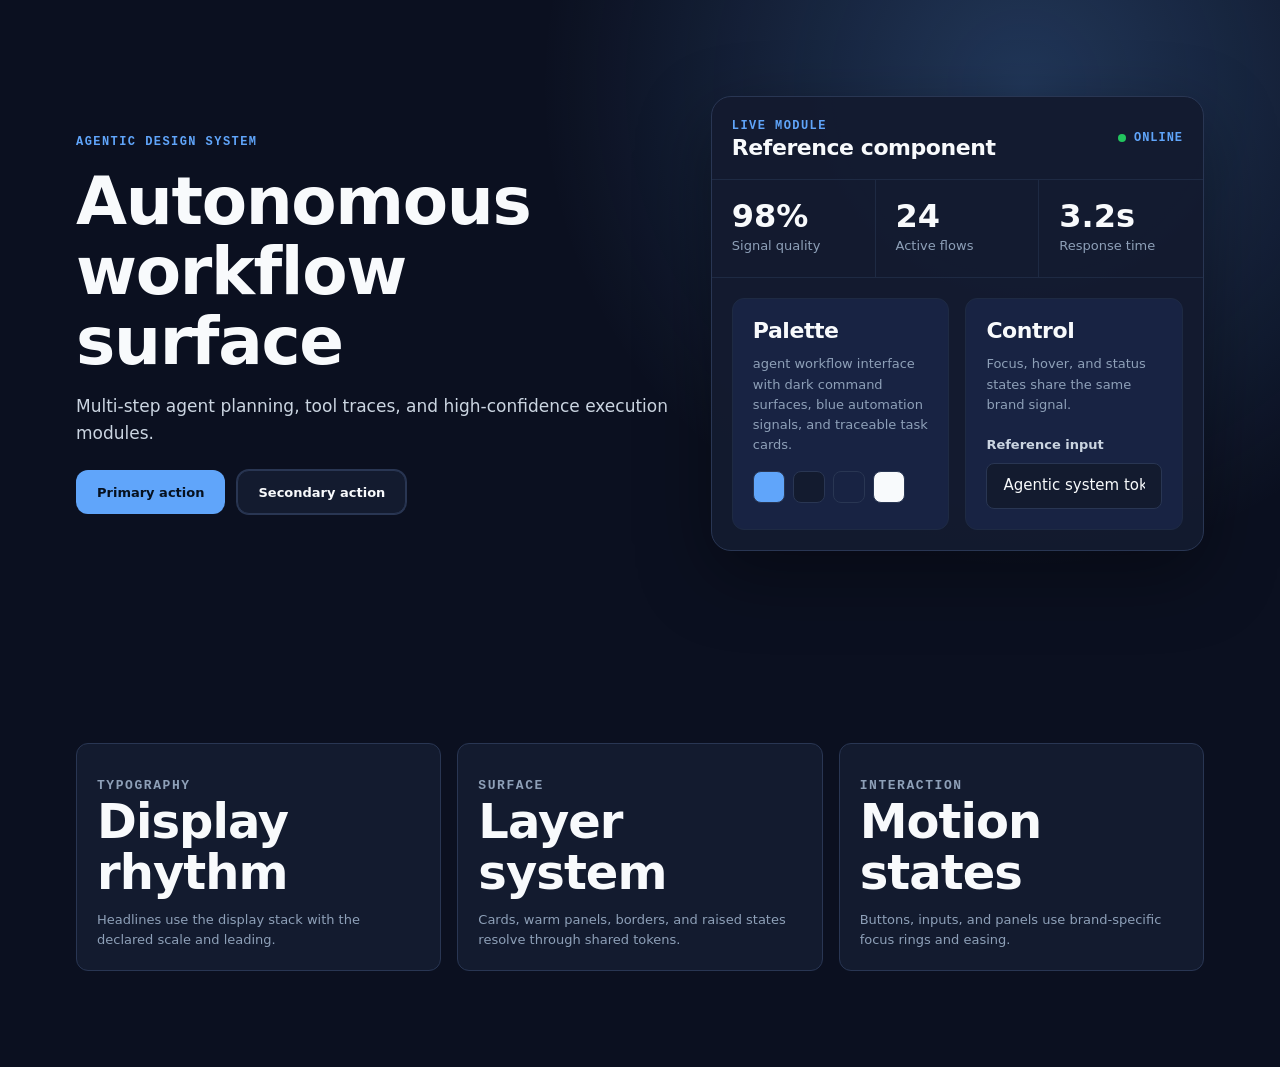
<file: design-systems/agentic/components.html>
<!doctype html>
<html lang="en">
  <head>
    <meta charset="utf-8" />
    <meta name="viewport" content="width=device-width, initial-scale=1" />
    <title>Agentic - reference components</title>
    <meta name="description" content="Reference fixture for design-systems/agentic: agent workflow interface with dark command surfaces, blue automation signals, and traceable task cards." />
    <style>
      :root {
        --bg: #0b1020;
        --surface: #131b2f;
        --surface-warm: #182343;
        --fg: #f8fafc;
        --fg-2: #cbd5e1;
        --muted: #8ea0b8;
        --meta: #60a5fa;
        --border: #293653;
        --border-soft: #1e2a43;
        --accent: #60a5fa;
        --accent-on: #06111f;
        --accent-hover: color-mix(in oklab, var(--accent), black 8%);
        --accent-active: color-mix(in oklab, var(--accent), black 14%);
        --success: #22c55e;
        --warn: #fbbf24;
        --danger: #fb7185;
        --font-display: Inter, system-ui, sans-serif;
        --font-body: Inter, system-ui, sans-serif;
        --font-mono: "JetBrains Mono", ui-monospace, Menlo, monospace;
        --text-xs: 12px;
        --text-sm: 13px;
        --text-base: 15px;
        --text-lg: 17px;
        --text-xl: 22px;
        --text-2xl: 32px;
        --text-3xl: 48px;
        --text-4xl: 66px;
        --leading-body: 1.55;
        --leading-tight: 1.06;
        --tracking-display: -0.02em;
        --space-1: 4px;
        --space-2: 8px;
        --space-3: 12px;
        --space-4: 16px;
        --space-5: 20px;
        --space-6: 24px;
        --space-8: 32px;
        --space-12: 48px;
        --section-y-desktop: 96px;
        --section-y-tablet: 68px;
        --section-y-phone: 48px;
        --radius-sm: 8px;
        --radius-md: 12px;
        --radius-lg: 20px;
        --radius-pill: 9999px;
        --elev-flat: none;
        --elev-ring: 0 0 0 1px var(--border);
        --elev-raised: 0 24px 72px rgba(0, 0, 0, 0.36);
        --focus-ring: 0 0 0 4px rgba(96, 165, 250, 0.28);
        --motion-fast: 130ms;
        --motion-base: 220ms;
        --ease-standard: cubic-bezier(0.2, 0, 0, 1);
        --container-max: 1200px;
        --container-gutter-desktop: 36px;
        --container-gutter-tablet: 24px;
        --container-gutter-phone: 16px;
      }

      *, *::before, *::after { box-sizing: border-box; }
      html, body { margin: 0; padding: 0; }
      body {
        min-height: 100vh;
        background: var(--bg);
        color: var(--fg);
        font-family: var(--font-body);
        font-size: var(--text-base);
        line-height: var(--leading-body);
        -webkit-font-smoothing: antialiased;
      }
      .page { min-height: 100vh; background: radial-gradient(circle at 80% 8%, rgba(96, 165, 250, 0.26), transparent 34%), #0b1020; }
      .container { max-width: var(--container-max); margin-inline: auto; padding-inline: var(--container-gutter-desktop); }
      section { padding-block: var(--section-y-desktop); }
      @media (max-width: 1023px) { .container { padding-inline: var(--container-gutter-tablet); } section { padding-block: var(--section-y-tablet); } }
      @media (max-width: 639px) { .container { padding-inline: var(--container-gutter-phone); } section { padding-block: var(--section-y-phone); } }
      h1, h2, h3, p { margin: 0; }
      h1, h2, h3 { font-family: var(--font-display); line-height: var(--leading-tight); letter-spacing: var(--tracking-display); }
      h1 { max-width: 820px; font-size: var(--text-4xl); font-weight: 760; }
      h2 { font-size: var(--text-3xl); font-weight: 700; }
      h3 { font-size: var(--text-xl); font-weight: 700; }
      .eyebrow { color: var(--meta); font-family: var(--font-mono); font-size: var(--text-xs); font-weight: 700; letter-spacing: 0.12em; text-transform: uppercase; }
      .lead { max-width: 640px; color: var(--fg-2); font-size: var(--text-lg); }
      .hero { display: grid; grid-template-columns: minmax(0, 1.1fr) minmax(320px, 0.9fr); gap: var(--space-8); align-items: center; }
      .stack > * + * { margin-block-start: var(--space-4); }
      .actions { display: flex; flex-wrap: wrap; gap: var(--space-3); margin-block-start: var(--space-6); }
      .btn {
        display: inline-flex; align-items: center; justify-content: center; min-height: 44px; padding: 0 var(--space-5);
        border: 1px solid transparent; border-radius: var(--radius-md); font: 700 var(--text-sm) / 1 var(--font-body);
        color: inherit; text-decoration: none; cursor: pointer; transition: background-color var(--motion-fast) var(--ease-standard), border-color var(--motion-fast) var(--ease-standard), color var(--motion-fast) var(--ease-standard), transform var(--motion-fast) var(--ease-standard), box-shadow var(--motion-fast) var(--ease-standard);
      }
      .btn:focus-visible { outline: none; box-shadow: var(--focus-ring); }
      .btn-primary { background: var(--accent); color: var(--accent-on); }
      .btn-primary:hover { background: var(--accent-hover); transform: translateY(-1px); }
      .btn-secondary { background: var(--surface); color: var(--fg); border-color: var(--border); box-shadow: var(--elev-ring); }
      .btn-secondary:hover { border-color: var(--accent); color: var(--accent); }
      .panel { background: color-mix(in oklab, var(--surface), transparent 4%); border: 1px solid var(--border); border-radius: var(--radius-lg); box-shadow: var(--elev-raised); overflow: hidden; }
      .panel-head { display: flex; justify-content: space-between; align-items: center; gap: var(--space-4); padding: var(--space-5); border-bottom: 1px solid var(--border-soft); }
      .status { display: inline-flex; align-items: center; gap: var(--space-2); color: var(--meta); font: 700 var(--text-xs) / 1 var(--font-mono); text-transform: uppercase; letter-spacing: 0.08em; }
      .status::before { width: 8px; height: 8px; border-radius: var(--radius-pill); background: var(--success); content: ""; }
      .metric-grid { display: grid; grid-template-columns: repeat(3, minmax(0, 1fr)); border-bottom: 1px solid var(--border-soft); }
      .metric { padding: var(--space-5); border-right: 1px solid var(--border-soft); }
      .metric:last-child { border-right: 0; }
      .metric strong { display: block; font-family: var(--font-display); font-size: var(--text-2xl); line-height: var(--leading-tight); }
      .metric span { color: var(--muted); font-size: var(--text-sm); }
      .card-row { display: grid; grid-template-columns: 1fr 1fr; gap: var(--space-4); padding: var(--space-5); }
      .mini-card { min-height: 148px; padding: var(--space-5); border: 1px solid var(--border-soft); border-radius: var(--radius-md); background: var(--surface-warm); }
      .mini-card p, .tile p { color: var(--muted); font-size: var(--text-sm); margin-block-start: var(--space-3); }
      .swatches { display: flex; gap: var(--space-2); margin-block-start: var(--space-4); }
      .swatch { width: 32px; height: 32px; border-radius: var(--radius-sm); border: 1px solid var(--border); }
      .swatch.accent { background: var(--accent); } .swatch.surface { background: var(--surface); } .swatch.warm { background: var(--surface-warm); } .swatch.fg { background: var(--fg); }
      .field { display: grid; gap: var(--space-2); margin-block-start: var(--space-5); }
      label { color: var(--fg-2); font-size: var(--text-sm); font-weight: 700; }
      input { width: 100%; min-height: 46px; padding: 0 var(--space-4); border: 1px solid var(--border); border-radius: var(--radius-sm); background: var(--surface); color: var(--fg); font: inherit; }
      input:focus { outline: none; box-shadow: var(--focus-ring); border-color: var(--accent); }
      .lower { display: grid; grid-template-columns: repeat(3, minmax(0, 1fr)); gap: var(--space-4); }
      .tile { padding: var(--space-5); border: 1px solid var(--border); border-radius: var(--radius-md); background: var(--surface); }
      @media (max-width: 860px) { .hero, .lower { grid-template-columns: 1fr; } .metric-grid, .card-row { grid-template-columns: 1fr; } .metric { border-right: 0; border-bottom: 1px solid var(--border-soft); } .metric:last-child { border-bottom: 0; } }
    </style>
  </head>
  <body>
    <main class="page">
      <section>
        <div class="container hero">
          <div class="stack">
            <p class="eyebrow">Agentic design system</p>
            <h1>Autonomous workflow surface</h1>
            <p class="lead">Multi-step agent planning, tool traces, and high-confidence execution modules.</p>
            <div class="actions" aria-label="Reference actions">
              <a class="btn btn-primary" href="#">Primary action</a>
              <a class="btn btn-secondary" href="#">Secondary action</a>
            </div>
          </div>
          <article class="panel" aria-label="Agentic component preview">
            <div class="panel-head"><div><p class="eyebrow">Live module</p><h3>Reference component</h3></div><span class="status">online</span></div>
            <div class="metric-grid"><div class="metric"><strong>98%</strong><span>Signal quality</span></div><div class="metric"><strong>24</strong><span>Active flows</span></div><div class="metric"><strong>3.2s</strong><span>Response time</span></div></div>
            <div class="card-row">
              <div class="mini-card"><h3>Palette</h3><p>agent workflow interface with dark command surfaces, blue automation signals, and traceable task cards.</p><div class="swatches" aria-label="Token swatches"><span class="swatch accent"></span><span class="swatch surface"></span><span class="swatch warm"></span><span class="swatch fg"></span></div></div>
              <div class="mini-card"><h3>Control</h3><p>Focus, hover, and status states share the same brand signal.</p><div class="field"><label for="agentic-input">Reference input</label><input id="agentic-input" value="Agentic system token" /></div></div>
            </div>
          </article>
        </div>
      </section>
      <section><div class="container lower"><article class="tile"><p class="eyebrow">Typography</p><h2>Display rhythm</h2><p>Headlines use the display stack with the declared scale and leading.</p></article><article class="tile"><p class="eyebrow">Surface</p><h2>Layer system</h2><p>Cards, warm panels, borders, and raised states resolve through shared tokens.</p></article><article class="tile"><p class="eyebrow">Interaction</p><h2>Motion states</h2><p>Buttons, inputs, and panels use brand-specific focus rings and easing.</p></article></div></section>
    </main>
  </body>
</html>
</file>
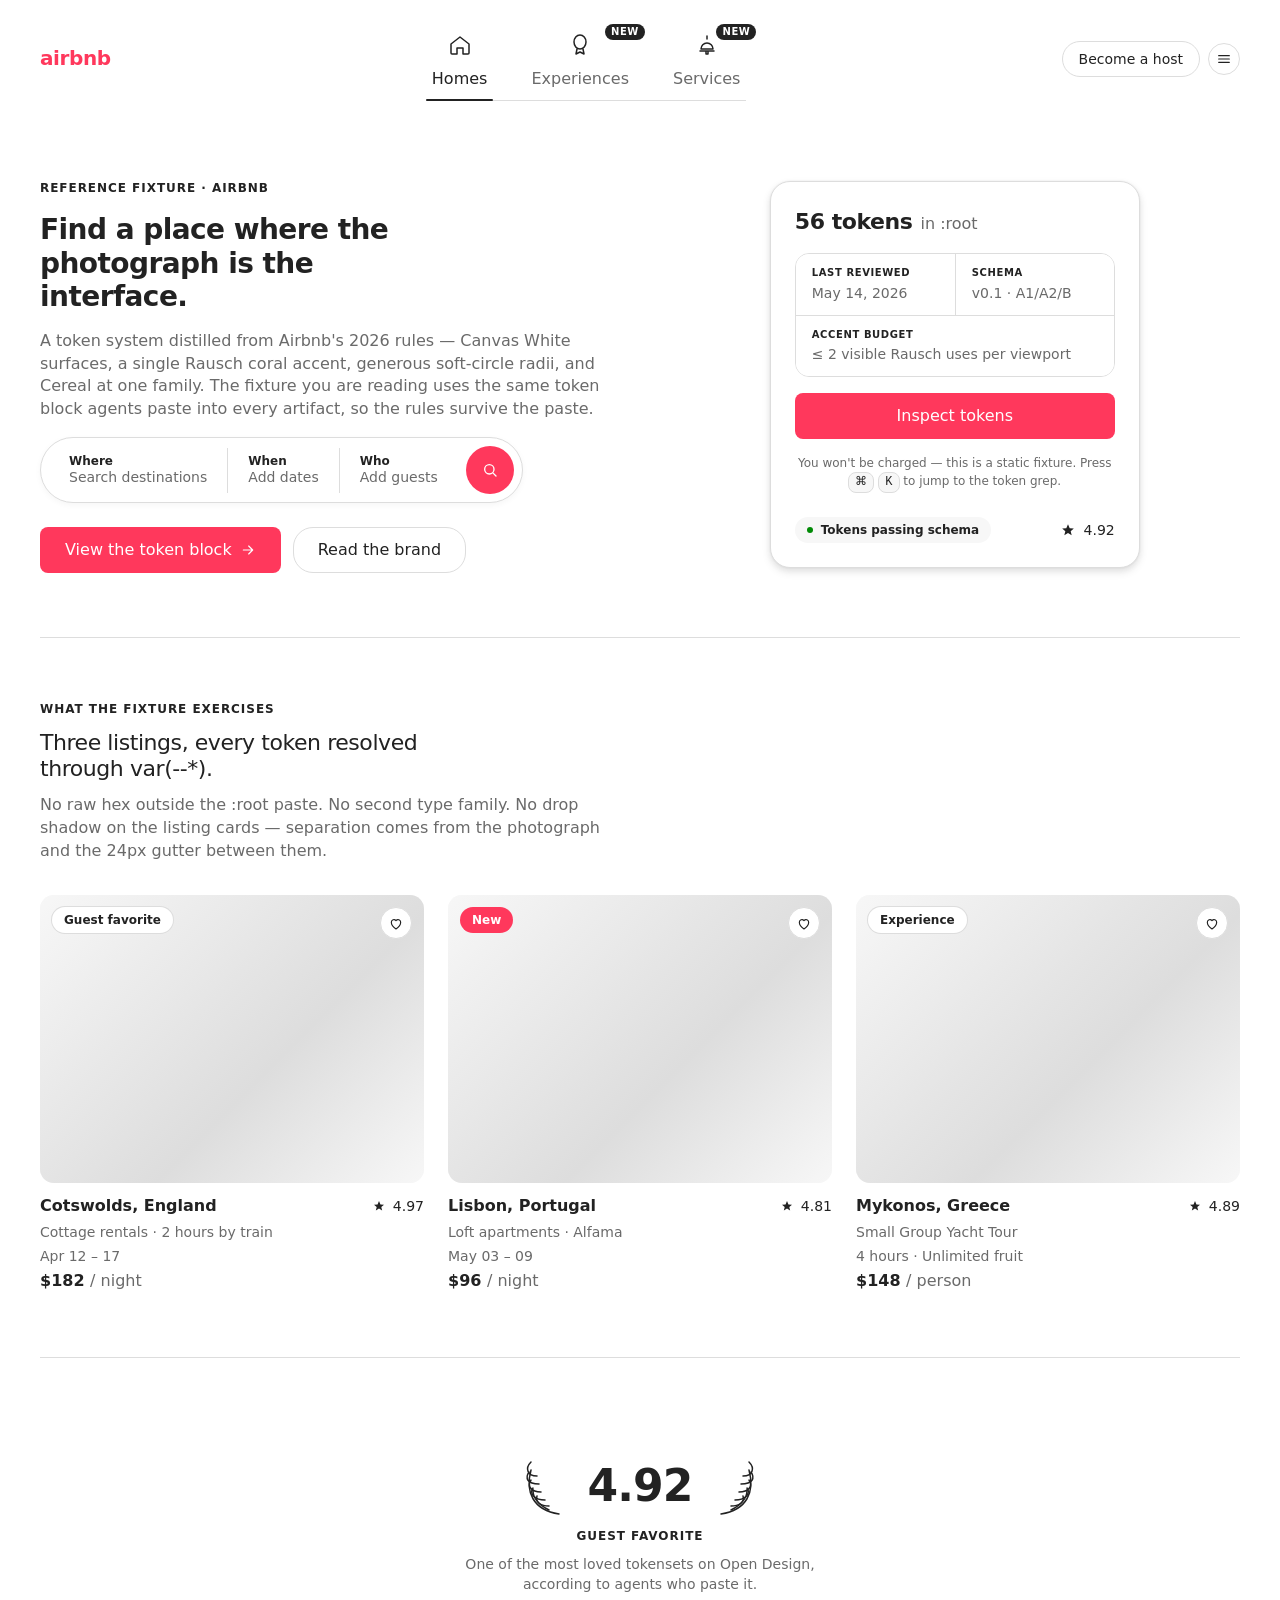
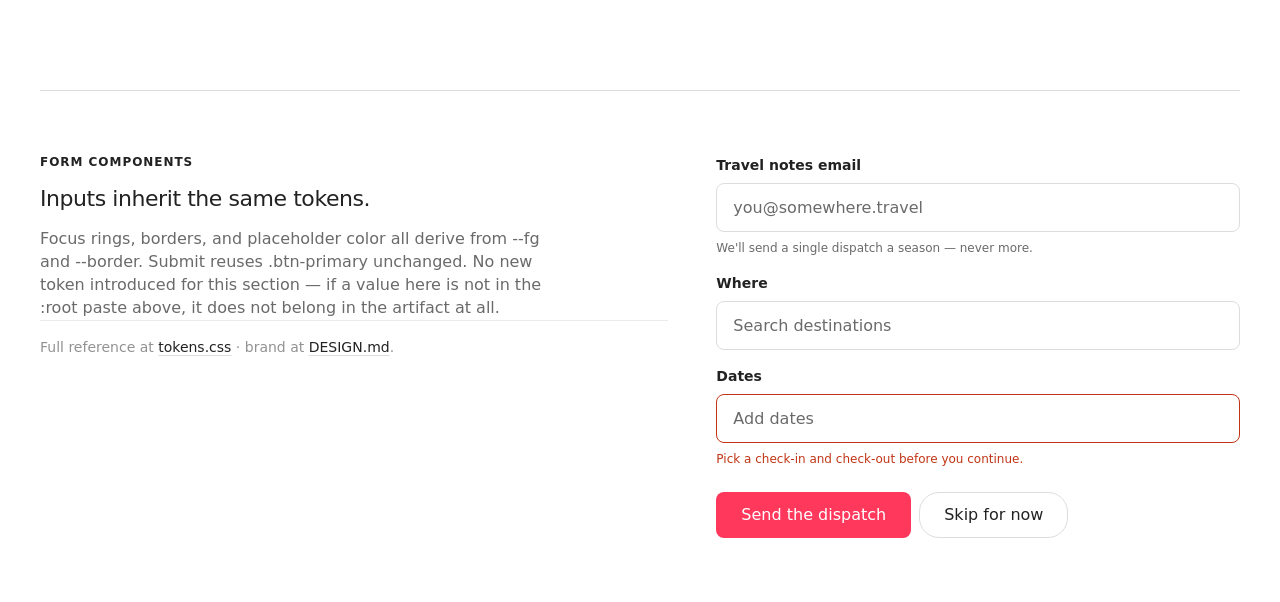
<file: design-systems/airbnb/components.html>
<!doctype html>
<html lang="en">
  <head>
    <meta charset="utf-8" />
    <meta name="viewport" content="width=device-width, initial-scale=1" />
    <title>Airbnb — reference components</title>
    <meta
      name="description"
      content="Reference fixture for design-systems/airbnb. Every visible
        value comes from tokens.css; the page itself follows Airbnb's
        rules — Canvas White surfaces, a single Rausch accent capped
        at two visible uses per viewport, Cereal at weight 500 for
        body, the signature 14-20px soft-circle radii, the three-
        layer booking-panel elevation, and the 2px Ink Black focus
        ring that survives full-bleed photography."
    />

    <style>
      /* :root paste — sourced verbatim from design-systems/airbnb/tokens.css. */
      :root {
        /* ─── Surface (3 levels) ────────────────────────────────────────
         * Canvas White is both the page and the card — Airbnb refuses a
         * tonal shift between the two. Cards earn their edges from the
         * Hairline Gray border and from full-bleed photography. The
         * tertiary tier (--surface-warm) is Soft Cloud, used only for
         * footer backgrounds, map-view wrappers, and middle-of-range
         * date cells in the date picker. */
        --bg: #ffffff;
        --surface: #ffffff;
        --surface-warm: #f7f7f7;

        /* ─── Foreground ramp (4 levels) ────────────────────────────────
         * Ink Black (#222222) carries roughly ninety percent of every
         * page — every heading, every body paragraph, every nav label,
         * every price. The brand's near-black is never true #000000.
         * Charcoal (--fg-2) is a one-step-down emphasis tier reserved
         * for focused-input text. Ash Gray (--muted) is the secondary
         * label — "Cottage rentals" subtitles, muted footer links.
         * Mute Gray (--meta) is reserved for disabled buttons and
         * low-priority metadata. */
        --fg: #222222;
        --fg-2: #3f3f3f;
        --muted: #6a6a6a;
        --meta: #929292;

        /* ─── Border (2 levels) ─────────────────────────────────────────
         * Hairline Gray (#dddddd) is the workhorse — every card-to-card
         * divider, every amenity-row separator, every footer-column
         * rule. The soft tier is a lighter hairline used to break up
         * dense list interiors without competing with the primary card
         * edge. */
        --border: #dddddd;
        --border-soft: #ebebeb;

        /* ─── Accent ────────────────────────────────────────────────────
         * Rausch coral-pink — the single signature color. Reserve for
         * primary CTAs (Reserve, Search, Add dates), the active-tab
         * underline, the wishlist heart fill, and price emphasis. Hard
         * cap of two visible uses per viewport; if a third Rausch
         * element shows up, neutralize one. Plus Magenta (#92174d) and
         * Luxe Purple (#460479) are kept inline at their product-tier
         * surfaces, not promoted to shared accent slots. */
        --accent: #ff385c;
        --accent-on: #ffffff;
        --accent-hover: #e31c5f;       /* hand-picked, between Rausch and Deep Rausch */
        --accent-active: #e00b41;      /* Deep Rausch — DESIGN.md §2 pressed-state value */

        /* ─── Semantic ──────────────────────────────────────────────────
         * Error Red is explicit from DESIGN.md §2; success and warn are
         * not specified by the brand and are bound to desaturated values
         * that survive the white canvas without competing with Rausch.
         * Keep total semantic-color pixels well under five percent of
         * any page — the brand almost never renders status. */
        --success: #008a05;            /* hand-picked warm green — available/in-stock */
        --warn: #c47700;               /* burnt amber — never tailwind yellow */
        --danger: #c13515;             /* DESIGN.md §2 Error Red */

        /* ─── Typography — fonts ────────────────────────────────────────
         * Airbnb Cereal VF is the proprietary face that carries every
         * label from 8px superscript to 28px section heading. The
         * documented fallback chain renders acceptably on macOS/iOS
         * where system-ui resolves to San Francisco. Display and body
         * share the same stack — the visual identity comes from the
         * family itself, never from typeface mixing. Mono is a generic
         * stack for kbd, tabular metrics, and the rare code label. */
        --font-display:
          "Airbnb Cereal VF", "Airbnb Cereal App", Circular,
          -apple-system, system-ui, "Helvetica Neue", Roboto, sans-serif;
        --font-body:
          "Airbnb Cereal VF", "Airbnb Cereal App", Circular,
          -apple-system, system-ui, "Helvetica Neue", Roboto, sans-serif;
        --font-mono:
          ui-monospace, "SF Mono", "JetBrains Mono", Menlo, Monaco,
          Consolas, monospace;

        /* ─── Typography — type scale (px) ──────────────────────────────
         * Derived from DESIGN.md §3 Hierarchy table. The system clusters
         * tightly between 11 and 22px (the conversational range) and
         * jumps to 28px for section headings; the higher tiers are used
         * sparingly for the Guest Favorite rating lockup (44–56px) and
         * the rare hero numeral. No 400-regular: Cereal's body weight
         * is 500, which any consuming component should set explicitly. */
        --text-xs: 12px;               /* micro / footer disclaimer */
        --text-sm: 14px;               /* button default, link, caption */
        --text-base: 16px;             /* body medium, button large, subtitle bold */
        --text-lg: 20px;               /* listing title */
        --text-xl: 22px;               /* subsection heading */
        --text-2xl: 28px;              /* section heading */
        --text-3xl: 44px;              /* Guest Favorite rating, hero numeral */
        --text-4xl: 56px;              /* display ceiling — Guest Favorite max */

        /* ─── Typography — leading & tracking ───────────────────────────
         * Tight for display (1.20 — chiseled headlines), generous for
         * body (1.43 — magazine reading comfort). Display tracking
         * compresses negatively at sizes ≥20px; body and caption hold
         * at zero. The two-mode rhythm is what gives Airbnb pages
         * their travel-magazine feel rather than a utility-app feel. */
        --leading-body: 1.43;
        --leading-tight: 1.2;
        --tracking-display: -0.02em;   /* applied at sizes ≥20px only */

        /* ─── Spacing — base scale ──────────────────────────────────────
         * 8px base unit per DESIGN.md §5. The brand uses fine-grained
         * off-grid values (5.5, 10, 11, 18.5, 22) for pixel-perfect
         * icon alignment, but the shared scale stays on the standard
         * 4px grid — off-grid spacing belongs inline at the component
         * level, not in shared tokens. */
        --space-1: 4px;
        --space-2: 8px;
        --space-3: 12px;
        --space-4: 16px;
        --space-5: 20px;
        --space-6: 24px;
        --space-8: 32px;
        --space-12: 48px;

        /* ─── Section rhythm ────────────────────────────────────────────
         * Section padding ranges 48–64px on desktop, 24–32px on mobile
         * per DESIGN.md §5. We bind the upper bound on desktop because
         * Airbnb's content-dense pages benefit from generous breathing
         * room between content blocks; the lower phone bound keeps the
         * vertical rhythm tight on small screens. */
        --section-y-desktop: 64px;
        --section-y-tablet: 48px;
        --section-y-phone: 32px;

        /* ─── Radius ────────────────────────────────────────────────────
         * The brand's signature soft-circle geometry. 14px (--radius-md)
         * is the workhorse — every listing card photograph, every
         * amenity badge, every generic content container lands here.
         * 20px (--radius-lg) is reserved for the booking panel and hero
         * photo frames; 8px (--radius-sm) is the small radius for
         * buttons, dropdowns, and inputs; --radius-pill (9999px) is the
         * system's signature round geometry, applied to every circular
         * icon button, every avatar, and the wishlist heart. */
        --radius-sm: 8px;
        --radius-md: 14px;
        --radius-lg: 20px;
        --radius-pill: 9999px;

        /* ─── Elevation ─────────────────────────────────────────────────
         * Airbnb forbids single drop shadows; the system uses stacked
         * layered shadows or no shadow at all. Listing cards sit flat
         * on the canvas. Booking panels, modals, and dropdowns use the
         * signature three-layer stack — a 2% hairline ring, a 4% short
         * blur, and a 10% medium blur — which reads as one cohesive
         * lift while giving the perimeter a premium anti-aliased edge. */
        --elev-flat: none;
        --elev-ring: 0 0 0 1px var(--border);
        --elev-raised:
          rgba(0, 0, 0, 0.02) 0 0 0 1px,
          rgba(0, 0, 0, 0.04) 0 2px 6px 0,
          rgba(0, 0, 0, 0.1) 0 4px 8px 0;

        /* ─── Focus ring ────────────────────────────────────────────────
         * 2px solid Ink Black, NOT the schema's accent-tinted default.
         * DESIGN.md §6 mandates this exact treatment so focus indicators
         * read cleanly against full-bleed colorful photography — a
         * Rausch-tinted ring would disappear against warm sunset shots
         * or sea-blue beach overlays. Pair with a 4px white separator
         * ring at circular-icon buttons that float on images. */
        --focus-ring: 0 0 0 2px var(--fg);

        /* ─── Motion ────────────────────────────────────────────────────
         * DESIGN.md did not capture transition timings (static
         * extraction scope). We bind defaults consistent with the
         * brand's tactile feel: 150ms for micro-states (the famous
         * `transform: scale(0.92)` pressed-button rebound) and 200ms
         * for general state changes. Standard easing is the schema
         * default — short, purposeful, no overshoot. */
        --motion-fast: 150ms;
        --motion-base: 200ms;
        --ease-standard: cubic-bezier(0.2, 0, 0, 1);

        /* ─── Layout ────────────────────────────────────────────────────
         * Detail pages cap at 1280px per DESIGN.md §5; the homepage
         * listing grid lets the canvas breathe to 1760–1920px on
         * ultra-wide. We bind the detail-page width as the shared
         * default because that is the geometry agents will most often
         * generate (rooms, experiences, host profiles). Gutters
         * tighten progressively: 40px desktop, 24px tablet, 16px
         * phone per DESIGN.md §8 small-mobile clause. */
        --container-max: 1280px;
        --container-gutter-desktop: 40px;
        --container-gutter-tablet: 24px;
        --container-gutter-phone: 16px;
      }

      /* ─── Reset (minimal) ───────────────────────────────────────── */
      *, *::before, *::after { box-sizing: border-box; }
      html, body { margin: 0; padding: 0; }
      body {
        background: var(--bg);
        color: var(--fg);
        font-family: var(--font-body);
        font-size: var(--text-base);
        font-weight: 500; /* Cereal's body weight — DESIGN.md §3 */
        line-height: var(--leading-body);
        -webkit-font-smoothing: antialiased;
        -moz-osx-font-smoothing: grayscale;
      }

      /* ─── Layout primitives ─────────────────────────────────────── */
      .container {
        max-width: var(--container-max);
        margin-inline: auto;
        padding-inline: var(--container-gutter-desktop);
      }
      section {
        padding-block: var(--section-y-desktop);
      }
      section + section {
        border-top: 1px solid var(--border);
      }
      @media (max-width: 1023px) {
        .container { padding-inline: var(--container-gutter-tablet); }
        section { padding-block: var(--section-y-tablet); }
      }
      @media (max-width: 639px) {
        .container { padding-inline: var(--container-gutter-phone); }
        section { padding-block: var(--section-y-phone); }
      }

      /* ─── Typography ─────────────────────────────────────────────
       * Display sizes ≥20px compress tracking negatively per
       * DESIGN.md §3 ("Negative tracking on display type only").
       * Body and caption sizes hold at zero tracking for
       * readability. Weights: 500 body, 600 emphasis, 700 display
       * — no 400 anywhere, no italic anywhere. */
      h1, h2, h3 {
        font-family: var(--font-display);
        line-height: var(--leading-tight);
        margin: 0;
      }
      h1 {
        font-size: var(--text-2xl);
        font-weight: 700;
        letter-spacing: var(--tracking-display);
      }
      h2 {
        font-size: var(--text-xl);
        font-weight: 500;
        /* 22px Subsection Heading: line-height 1.18 per DESIGN.md §Typography.
           Overrides the shared 1.20 (--leading-tight) set on h1/h2/h3 above. */
        line-height: 1.18;
        letter-spacing: var(--tracking-display);
      }
      h3 {
        font-size: var(--text-base);
        font-weight: 600;
        /* 16px Subtitle/Body size: line-height 1.25 per DESIGN.md §Typography.
           Overrides the shared 1.20 (--leading-tight) set on h1/h2/h3 above. */
        line-height: 1.25;
      }
      p { margin: 0; }

      .lede {
        font-size: var(--text-base);
        line-height: var(--leading-body);
        color: var(--fg);
      }
      .body-muted { color: var(--muted); }
      .body-meta { color: var(--meta); font-size: var(--text-sm); }
      .body-sm { font-size: var(--text-sm); }

      /* The single uppercase moment in the system, per DESIGN.md §3
       * Principles ("No all-caps except at 8px"). We elevate this
       * to a 12px eyebrow for fixture legibility, with tracking
       * well above the craft 0.06em floor. Used once per section. */
      .eyebrow {
        font-family: var(--font-display);
        font-size: var(--text-xs);
        font-weight: 700;
        line-height: 1.33;
        color: var(--fg);
        text-transform: uppercase;
        letter-spacing: 0.08em;
      }

      .stack-2 > * + * { margin-block-start: var(--space-2); }
      .stack-3 > * + * { margin-block-start: var(--space-3); }
      .stack-4 > * + * { margin-block-start: var(--space-4); }
      .stack-6 > * + * { margin-block-start: var(--space-6); }

      /* ─── Buttons ────────────────────────────────────────────────
       * Primary CTA is filled Rausch on Canvas White text. Active/
       * pressed uses Deep Rausch as the published brand value
       * (DESIGN.md §4 Primary CTA) combined with the famous
       * `transform: scale(0.92)` rebound that gives the brand its
       * tactile feel. Secondary is a Hairline Gray outlined pill
       * over the canvas. Both share the 2px Ink Black focus ring
       * — see the #Bind 6 rationale in tokens.css. */
      .btn {
        display: inline-flex;
        align-items: center;
        justify-content: center;
        gap: var(--space-2);
        padding: 14px 24px;
        border: 1px solid transparent;
        border-radius: var(--radius-sm);
        font-family: var(--font-display);
        font-weight: 500;
        font-size: var(--text-base);
        line-height: 1;
        cursor: pointer;
        text-decoration: none;
        transition:
          transform var(--motion-fast) var(--ease-standard),
          background-color var(--motion-fast) var(--ease-standard),
          border-color var(--motion-fast) var(--ease-standard),
          box-shadow var(--motion-fast) var(--ease-standard);
      }
      .btn:focus-visible {
        outline: none;
        box-shadow: var(--focus-ring);
      }
      .btn:active {
        transform: scale(0.96); /* approaching DESIGN.md §4's scale(0.92) */
      }
      .btn-primary {
        background: var(--accent);
        color: var(--accent-on);
      }
      .btn-primary:hover {
        background: var(--accent-hover);
      }
      .btn-primary:active {
        background: var(--accent-active);
        transform: scale(0.92);
      }
      .btn-secondary {
        background: var(--surface);
        color: var(--fg);
        border-color: var(--border);
        border-radius: var(--radius-lg); /* 20px pill — DESIGN.md §4 Secondary */
      }
      .btn-secondary:hover {
        border-color: var(--fg);
      }

      /* Compact button — listing-card price row, secondary nav links */
      .btn-sm {
        padding: 10px 16px;
        font-size: var(--text-sm);
      }

      /* Circular icon button — the brand's signature geometry
       * (DESIGN.md §4 Icon-Only Circular Button). Used for back,
       * share, favorite, and carousel controls. The 4px white
       * separator ring on `:hover` is what separates the button
       * from colorful photography backgrounds. */
      .btn-icon {
        display: inline-flex;
        align-items: center;
        justify-content: center;
        width: 32px;
        height: 32px;
        padding: 0;
        border: 1px solid var(--border);
        border-radius: var(--radius-pill);
        background: var(--surface);
        color: var(--fg);
        cursor: pointer;
        transition:
          transform var(--motion-fast) var(--ease-standard),
          box-shadow var(--motion-fast) var(--ease-standard);
      }
      .btn-icon:hover {
        box-shadow: 0 0 0 4px var(--surface), var(--elev-ring);
      }
      .btn-icon:active {
        transform: scale(0.92);
      }
      .btn-icon:focus-visible {
        outline: none;
        box-shadow: var(--focus-ring);
      }
      .btn-icon svg { width: 16px; height: 16px; }

      /* ─── Inputs ─────────────────────────────────────────────────
       * Generic text input per DESIGN.md §4 Text Input — 1px
       * Hairline Gray edge, 8px radius, 14px·16px padding. Focus
       * switches the edge to Ink Black and adds the 2px outer
       * ring. Error state swaps to Error Red on both border and
       * helper text. */
      .field {
        display: flex;
        flex-direction: column;
        gap: var(--space-2);
      }
      .field label {
        font-size: var(--text-sm);
        font-weight: 600;
        color: var(--fg);
      }
      .field input,
      .field select {
        padding: 14px 16px;
        border-radius: var(--radius-sm);
        border: 1px solid var(--border);
        background: var(--surface);
        color: var(--fg);
        font-family: inherit;
        font-weight: 500;
        font-size: var(--text-base);
        outline: none;
        transition:
          border-color var(--motion-fast) var(--ease-standard),
          box-shadow var(--motion-fast) var(--ease-standard);
      }
      .field input:focus-visible,
      .field select:focus-visible {
        border-color: var(--fg);
        box-shadow: var(--focus-ring);
        color: var(--fg-2);
      }
      .field input::placeholder { color: var(--muted); }
      .field-help {
        font-size: var(--text-xs);
        color: var(--muted);
      }
      .field-error .field-help { color: var(--danger); }
      .field-error input { border-color: var(--danger); }

      /* Search pill — three-segment "Where / When / Who" with a
       * Rausch circular submit button at the right edge. DESIGN.md
       * §4 Search Bar. The 32px pill radius is one of the brand's
       * signature radii. */
      .search-pill {
        display: inline-flex;
        align-items: center;
        gap: 0;
        padding: 8px;
        border: 1px solid var(--border);
        border-radius: var(--radius-pill);
        background: var(--surface);
        box-shadow:
          rgba(0, 0, 0, 0.04) 0 2px 6px 0;
        max-width: 100%;
      }
      .search-segment {
        display: flex;
        flex-direction: column;
        padding: 6px var(--space-5);
        min-width: 0;
        cursor: pointer;
      }
      .search-segment + .search-segment {
        border-left: 1px solid var(--border);
      }
      .search-segment-label {
        font-size: var(--text-xs);
        font-weight: 600;
        color: var(--fg);
        line-height: 1.2;
      }
      .search-segment-value {
        font-size: var(--text-sm);
        font-weight: 500;
        color: var(--muted);
        line-height: 1.3;
      }
      .search-submit {
        display: inline-flex;
        align-items: center;
        justify-content: center;
        width: 48px;
        height: 48px;
        margin-left: var(--space-2);
        border: none;
        border-radius: var(--radius-pill);
        background: var(--accent);
        color: var(--accent-on);
        cursor: pointer;
        transition:
          background-color var(--motion-fast) var(--ease-standard),
          transform var(--motion-fast) var(--ease-standard);
      }
      .search-submit:hover { background: var(--accent-hover); }
      .search-submit:active {
        background: var(--accent-active);
        transform: scale(0.92);
      }
      .search-submit:focus-visible {
        outline: none;
        box-shadow: var(--focus-ring);
      }
      .search-submit svg { width: 16px; height: 16px; }

      /* ─── Cards ──────────────────────────────────────────────────
       * Two card shapes: the listing card (no border, no shadow,
       * 14px image radius, text directly below the photo per
       * DESIGN.md §4 Listing Card) and the booking-panel card
       * (1px Hairline border, 20px radius, three-layer shadow
       * stack — the system's most recognizable elevation). */
      .listing {
        display: flex;
        flex-direction: column;
        gap: var(--space-3);
      }
      .listing-photo {
        position: relative;
        aspect-ratio: 4 / 3;
        border-radius: var(--radius-md);
        overflow: hidden;
        background: var(--surface-warm);
      }
      /* Photograph placeholder — gentle linear gradient inside the
       * 14px radius. In production this slot is a 4:3 muscache CDN
       * image with loading="lazy"; the fixture renders a tonal
       * surface so the card geometry is still legible without art. */
      .listing-photo::before {
        content: "";
        position: absolute;
        inset: 0;
        background:
          linear-gradient(
            135deg,
            var(--surface-warm) 0%,
            var(--border) 60%,
            var(--surface-warm) 100%
          );
      }
      .listing-photo .btn-icon {
        position: absolute;
        top: var(--space-3);
        right: var(--space-3);
        z-index: 1;
      }
      .listing-photo .listing-badge {
        position: absolute;
        top: var(--space-3);
        left: var(--space-3);
        z-index: 1;
      }
      .listing-meta {
        display: flex;
        flex-direction: column;
        gap: var(--space-1);
      }
      .listing-row {
        display: flex;
        align-items: center;
        justify-content: space-between;
        gap: var(--space-2);
      }
      .listing-title {
        font-size: var(--text-base);
        font-weight: 600;
        color: var(--fg);
      }
      .listing-subtitle {
        font-size: var(--text-sm);
        font-weight: 500;
        color: var(--muted);
      }
      .listing-price {
        font-size: var(--text-base);
        font-weight: 600;
        color: var(--fg);
      }
      .listing-price .per {
        font-weight: 500;
        color: var(--muted);
      }
      .listing-rating {
        font-size: var(--text-sm);
        font-weight: 500;
        color: var(--fg);
        font-variant-numeric: tabular-nums;
      }

      /* Booking panel — the brand's signature sticky elevation.
       * Three-layer shadow + Hairline border + 20px radius +
       * 24px padding. DESIGN.md §4 Detail Page Booking Panel. */
      .booking-panel {
        background: var(--surface);
        border: 1px solid var(--border);
        border-radius: var(--radius-lg);
        box-shadow: var(--elev-raised);
        padding: var(--space-6);
        display: flex;
        flex-direction: column;
        gap: var(--space-4);
        max-width: 370px;
      }
      .booking-headline {
        display: flex;
        align-items: baseline;
        gap: var(--space-2);
      }
      .booking-price {
        font-family: var(--font-display);
        font-size: var(--text-xl);
        font-weight: 600;
        color: var(--fg);
        letter-spacing: var(--tracking-display);
      }
      .booking-per {
        font-size: var(--text-base);
        font-weight: 500;
        color: var(--muted);
      }
      .booking-grid {
        display: grid;
        grid-template-columns: 1fr 1fr;
        border: 1px solid var(--border);
        border-radius: var(--radius-md);
        overflow: hidden;
      }
      .booking-grid-cell {
        padding: var(--space-3) var(--space-4);
        display: flex;
        flex-direction: column;
        gap: 2px;
        cursor: pointer;
        background: var(--surface);
      }
      .booking-grid-cell + .booking-grid-cell {
        border-left: 1px solid var(--border);
      }
      .booking-grid-cell.full {
        grid-column: 1 / -1;
        border-top: 1px solid var(--border);
        border-left: none;
      }
      .booking-cell-label {
        font-size: 10px;
        font-weight: 700;
        color: var(--fg);
        text-transform: uppercase;
        letter-spacing: 0.06em;
      }
      .booking-cell-value {
        font-size: var(--text-sm);
        font-weight: 500;
        color: var(--muted);
      }
      .booking-disclaimer {
        font-size: var(--text-xs);
        color: var(--muted);
        text-align: center;
        line-height: var(--leading-body);
      }

      /* ─── Badges ─────────────────────────────────────────────────
       * Two shapes: the rounded brand badge (14px radius, used on
       * listing photos as "NEW" or "Guest favorite" markers) and
       * the dotted status badge (pill, used in metadata strips).
       * Both stay under DESIGN.md §3's "no all-caps except 8px"
       * rule by using sentence case at 12px·600. */
      .badge {
        display: inline-flex;
        align-items: center;
        gap: var(--space-2);
        padding: 6px var(--space-3);
        border-radius: var(--radius-pill);
        font-family: var(--font-display);
        font-size: var(--text-xs);
        font-weight: 600;
        line-height: 1.2;
      }
      .badge-rausch {
        background: var(--accent);
        color: var(--accent-on);
        border-radius: var(--radius-md);
      }
      .badge-soft {
        background: var(--surface);
        color: var(--fg);
        border-radius: var(--radius-md);
        box-shadow: var(--elev-ring);
      }
      .badge-status {
        background: var(--surface-warm);
        color: var(--fg);
      }
      .badge-status .badge-dot {
        width: 6px;
        height: 6px;
        border-radius: var(--radius-pill);
        background: var(--success);
      }

      /* ─── Links ──────────────────────────────────────────────────
       * Body links inherit Ink Black, NOT Rausch. Rausch is
       * reserved for buttons and the active-tab indicator;
       * promoting it to link color would dilute the accent and
       * trip the two-uses-per-viewport cap. Underline appears on
       * hover at generous offset. */
      a {
        color: var(--fg);
        text-decoration: underline;
        text-underline-offset: 3px;
        text-decoration-thickness: 1px;
        text-decoration-color: var(--border);
        transition: text-decoration-color var(--motion-fast) var(--ease-standard);
      }
      a:hover {
        text-decoration-color: var(--fg);
      }
      a:focus-visible {
        outline: none;
        box-shadow: var(--focus-ring);
        border-radius: var(--radius-sm);
      }

      /* ─── Kbd ────────────────────────────────────────────────────
       * Hairline outline + Soft Cloud fill + tabular mono. Used
       * for the rare keyboard shortcut hint. */
      kbd {
        display: inline-block;
        font-family: var(--font-mono);
        font-size: var(--text-xs);
        padding: 2px 6px;
        border-radius: var(--radius-sm);
        border: 1px solid var(--border);
        background: var(--surface-warm);
        color: var(--fg);
        line-height: 1.2;
        font-variant-numeric: tabular-nums;
      }

      /* ─── Distinctive: Guest Favorite Award lockup ───────────────
       * The brand's most recognizable moment (DESIGN.md §4
       * Signature Components). A centered rating numeral at
       * 44–56px·700 flanked by two laurel wreath SVGs. Below the
       * lockup: a 12px·700 uppercase label with 0.32px tracking
       * (we widen to 0.06em — the craft floor) and a 14px·500
       * Ash Gray sub-label. Full-width block, no border, sits
       * directly on the canvas. */
      .award {
        display: flex;
        flex-direction: column;
        align-items: center;
        text-align: center;
        gap: var(--space-3);
        padding-block: var(--space-8);
      }
      .award-row {
        display: flex;
        align-items: center;
        gap: var(--space-5);
        color: var(--fg);
      }
      .award-rating {
        font-family: var(--font-display);
        font-size: var(--text-3xl);
        font-weight: 700;
        color: var(--fg);
        line-height: 1;
        letter-spacing: var(--tracking-display);
        font-variant-numeric: tabular-nums;
      }
      .award-laurel {
        width: 48px;
        height: 64px;
        color: var(--fg);
        flex-shrink: 0;
      }
      .award-laurel.right { transform: scaleX(-1); }
      .award-label {
        font-family: var(--font-display);
        font-size: var(--text-xs);
        font-weight: 700;
        text-transform: uppercase;
        letter-spacing: 0.08em;
        color: var(--fg);
        line-height: 1;
      }
      .award-sub {
        font-size: var(--text-sm);
        font-weight: 500;
        color: var(--muted);
        max-width: 44ch;
        line-height: var(--leading-body);
      }

      /* Tri-tab category picker (DESIGN.md §4 Tri-Tab) — the brand's
       * other instantly-recognizable nav moment. We render with
       * type-only icons (no 3D illustrations) because the fixture
       * stays raster-free, but the underline + label rhythm holds. */
      .tabs {
        display: inline-flex;
        gap: var(--space-8);
        padding-block-start: var(--space-3);
        border-bottom: 1px solid var(--border);
      }
      .tab {
        display: flex;
        flex-direction: column;
        align-items: center;
        gap: var(--space-2);
        padding-block-end: var(--space-3);
        font-family: var(--font-display);
        font-size: var(--text-base);
        font-weight: 500;
        color: var(--muted);
        background: none;
        border: none;
        cursor: pointer;
        position: relative;
        text-decoration: none;
      }
      .tab-glyph {
        width: 32px;
        height: 32px;
        display: flex;
        align-items: center;
        justify-content: center;
        color: var(--fg);
      }
      .tab[aria-selected="true"] {
        color: var(--fg);
      }
      .tab[aria-selected="true"]::after {
        content: "";
        position: absolute;
        left: 0;
        right: 0;
        bottom: -1px;
        height: 2px;
        background: var(--fg);
        border-radius: var(--radius-pill);
      }
      .tab-new {
        position: absolute;
        top: -4px;
        right: -10px;
        padding: 2px 6px;
        border-radius: var(--radius-md);
        background: var(--fg);
        color: var(--accent-on);
        font-size: 10px;
        font-weight: 700;
        line-height: 1.2;
        letter-spacing: 0.06em;
        text-transform: uppercase;
      }

      /* ─── Section-specific layout ──────────────────────────────── */
      .hero-grid {
        display: grid;
        grid-template-columns: minmax(0, 1.45fr) minmax(0, 1fr);
        gap: var(--space-12);
        align-items: start;
      }
      @media (max-width: 1023px) {
        .hero-grid { grid-template-columns: 1fr; gap: var(--space-8); }
      }
      .hero-actions {
        display: flex;
        flex-wrap: wrap;
        gap: var(--space-3);
        margin-block-start: var(--space-6);
      }

      .listings-grid {
        display: grid;
        grid-template-columns: repeat(3, 1fr);
        gap: var(--space-6);
        margin-block-start: var(--space-8);
      }
      @media (max-width: 1023px) {
        .listings-grid { grid-template-columns: repeat(2, 1fr); }
      }
      @media (max-width: 639px) {
        .listings-grid { grid-template-columns: 1fr; gap: var(--space-4); }
      }

      .form-row {
        display: grid;
        grid-template-columns: minmax(0, 1.2fr) minmax(0, 1fr);
        gap: var(--space-12);
        align-items: start;
      }
      @media (max-width: 1023px) {
        .form-row { grid-template-columns: 1fr; }
      }
      .form {
        display: flex;
        flex-direction: column;
        gap: var(--space-4);
      }
      .row-between {
        display: flex;
        align-items: center;
        justify-content: space-between;
        gap: var(--space-3);
      }
      .row-cluster {
        display: flex;
        align-items: center;
        gap: var(--space-2);
        flex-wrap: wrap;
      }
      .divider-soft {
        height: 1px;
        background: var(--border-soft);
        border: none;
        margin: 0;
      }
      .nav-row {
        display: flex;
        align-items: center;
        justify-content: space-between;
        padding-block: var(--space-4);
        gap: var(--space-4);
      }
      .nav-logo {
        font-family: var(--font-display);
        font-size: var(--text-lg);
        font-weight: 700;
        color: var(--accent);
        letter-spacing: var(--tracking-display);
      }
      .icon { width: 16px; height: 16px; flex-shrink: 0; }
    </style>
  </head>
  <body>
    <main class="container">
      <!-- ════════════════════════════════════════════════════════════
           NAV — exercises: .nav-row, .nav-logo (Rausch wordmark),
           .tabs (tri-tab picker, DESIGN.md §4 signature). Active
           "Homes" tab gets the 2px Ink Black underline; "Experiences"
           carries the small Ink Black NEW pill from §4.
      ═══════════════════════════════════════════════════════════════ -->
      <nav class="nav-row" aria-label="Primary">
        <span class="nav-logo">airbnb</span>
        <div class="tabs" role="tablist">
          <button class="tab" role="tab" aria-selected="true">
            <span class="tab-glyph" aria-hidden="true">
              <svg viewBox="0 0 24 24" fill="none" stroke="currentColor"
                stroke-width="1.5" stroke-linecap="round"
                stroke-linejoin="round" width="24" height="24">
                <path d="M3 11l9-7 9 7v9a1 1 0 0 1-1 1h-5v-6h-6v6H4a1 1 0 0 1-1-1z" />
              </svg>
            </span>
            Homes
          </button>
          <button class="tab" role="tab" aria-selected="false">
            <span class="tab-glyph" aria-hidden="true">
              <svg viewBox="0 0 24 24" fill="none" stroke="currentColor"
                stroke-width="1.5" stroke-linecap="round"
                stroke-linejoin="round" width="24" height="24">
                <ellipse cx="12" cy="9" rx="6" ry="7" />
                <path d="M9 16l-1 5 4-2 4 2-1-5" />
              </svg>
            </span>
            Experiences
            <span class="tab-new" aria-label="New">New</span>
          </button>
          <button class="tab" role="tab" aria-selected="false">
            <span class="tab-glyph" aria-hidden="true">
              <svg viewBox="0 0 24 24" fill="none" stroke="currentColor"
                stroke-width="1.5" stroke-linecap="round"
                stroke-linejoin="round" width="24" height="24">
                <path d="M6 16a6 6 0 1 1 12 0z" />
                <path d="M12 6V3M5 18h14M11 19v2h2v-2" />
              </svg>
            </span>
            Services
            <span class="tab-new" aria-label="New">New</span>
          </button>
        </div>
        <div class="row-cluster">
          <button class="btn btn-secondary btn-sm" type="button">Become a host</button>
          <button class="btn-icon" type="button" aria-label="Menu">
            <svg viewBox="0 0 24 24" fill="none" stroke="currentColor"
              stroke-width="1.75" stroke-linecap="round"
              stroke-linejoin="round" aria-hidden="true">
              <path d="M4 7h16M4 12h16M4 17h16" />
            </svg>
          </button>
        </div>
      </nav>

      <!-- ════════════════════════════════════════════════════════════
           HERO — exercises: .eyebrow, h1, .lede, .search-pill (the
           three-segment Where/When/Who with the Rausch circular
           submit, DESIGN.md §4), .btn-primary, .btn-secondary,
           kbd, .badge-status (success dot).
      ═══════════════════════════════════════════════════════════════ -->
      <section data-od-id="hero">
        <div class="hero-grid">
          <div class="stack-4">
            <p class="eyebrow">Reference fixture · airbnb</p>
            <h1 style="max-width: 18ch">
              Find a place where the photograph is the interface.
            </h1>
            <p class="lede body-muted" style="max-width: 56ch">
              A token system distilled from Airbnb's 2026 rules — Canvas
              White surfaces, a single Rausch coral accent, generous
              soft-circle radii, and Cereal at one family. The fixture
              you are reading uses the same token block agents paste
              into every artifact, so the rules survive the paste.
            </p>

            <div class="search-pill" role="search" aria-label="Find a stay">
              <div class="search-segment">
                <span class="search-segment-label">Where</span>
                <span class="search-segment-value">Search destinations</span>
              </div>
              <div class="search-segment">
                <span class="search-segment-label">When</span>
                <span class="search-segment-value">Add dates</span>
              </div>
              <div class="search-segment">
                <span class="search-segment-label">Who</span>
                <span class="search-segment-value">Add guests</span>
              </div>
              <button class="search-submit" type="submit" aria-label="Search">
                <svg viewBox="0 0 24 24" fill="none" stroke="currentColor"
                  stroke-width="2" stroke-linecap="round"
                  stroke-linejoin="round" aria-hidden="true">
                  <circle cx="11" cy="11" r="7" />
                  <path d="M21 21l-4.3-4.3" />
                </svg>
              </button>
            </div>

            <div class="hero-actions">
              <a href="./tokens.css" class="btn btn-primary">
                View the token block
                <svg
                  class="icon"
                  viewBox="0 0 24 24"
                  fill="none"
                  stroke="currentColor"
                  stroke-width="1.75"
                  stroke-linecap="round"
                  stroke-linejoin="round"
                  aria-hidden="true"
                >
                  <path d="M5 12h14M13 6l6 6-6 6" />
                </svg>
              </a>
              <a href="./DESIGN.md" class="btn btn-secondary">Read the brand</a>
            </div>
          </div>

          <aside class="booking-panel" aria-label="Token status">
            <div class="booking-headline">
              <span class="booking-price">56 tokens</span>
              <span class="booking-per">in :root</span>
            </div>
            <div class="booking-grid" role="group">
              <div class="booking-grid-cell">
                <span class="booking-cell-label">Last reviewed</span>
                <span class="booking-cell-value">
                  <time datetime="2026-05-14">May 14, 2026</time>
                </span>
              </div>
              <div class="booking-grid-cell">
                <span class="booking-cell-label">Schema</span>
                <span class="booking-cell-value">v0.1 · A1/A2/B</span>
              </div>
              <div class="booking-grid-cell full">
                <span class="booking-cell-label">Accent budget</span>
                <span class="booking-cell-value">≤ 2 visible Rausch uses per viewport</span>
              </div>
            </div>
            <button type="button" class="btn btn-primary" style="width: 100%">
              Inspect tokens
            </button>
            <p class="booking-disclaimer">
              You won't be charged — this is a static fixture. Press
              <kbd>⌘</kbd> <kbd>K</kbd> to jump to the token grep.
            </p>
            <div class="row-between" style="margin-block-start: var(--space-2)">
              <span class="badge badge-status">
                <span class="badge-dot" aria-hidden="true"></span>
                Tokens passing schema
              </span>
              <span class="listing-rating" aria-label="Token coverage">
                <svg
                  width="14"
                  height="14"
                  viewBox="0 0 24 24"
                  fill="currentColor"
                  aria-hidden="true"
                  style="vertical-align: -2px; margin-right: 4px"
                >
                  <path d="M12 2l2.9 6.9 7.1.6-5.4 4.7 1.7 7L12 17l-6.3 4.2 1.7-7L2 9.5l7.1-.6z" />
                </svg>
                4.92
              </span>
            </div>
          </aside>
        </div>
      </section>

      <!-- ════════════════════════════════════════════════════════════
           LISTINGS — exercises: .listing (4:3 photo, no border, no
           shadow, 14px radius), .listing-photo with floated circular
           favorite button, .badge-rausch, .listing-rating, links.
           Three cards in a 3-col grid that reflows to 2 then 1.
      ═══════════════════════════════════════════════════════════════ -->
      <section data-od-id="listings">
        <div class="stack-3">
          <p class="eyebrow">What the fixture exercises</p>
          <h2 style="max-width: 32ch">
            Three listings, every token resolved through var(--*).
          </h2>
          <p class="body-muted" style="max-width: 56ch">
            No raw hex outside the :root paste. No second type family.
            No drop shadow on the listing cards — separation comes from
            the photograph and the 24px gutter between them.
          </p>
        </div>

        <div class="listings-grid">
          <article class="listing" aria-label="Cottage in the Cotswolds">
            <div class="listing-photo">
              <span class="listing-badge badge badge-soft">Guest favorite</span>
              <button class="btn-icon" type="button" aria-label="Save to wishlist">
                <svg viewBox="0 0 24 24" fill="none" stroke="currentColor"
                  stroke-width="1.75" stroke-linecap="round"
                  stroke-linejoin="round" aria-hidden="true">
                  <path d="M12 21s-7-4.5-7-10a4 4 0 0 1 7-2.7A4 4 0 0 1 19 11c0 5.5-7 10-7 10z" />
                </svg>
              </button>
            </div>
            <div class="listing-meta">
              <div class="listing-row">
                <span class="listing-title">Cotswolds, England</span>
                <span class="listing-rating">
                  <svg
                    width="12"
                    height="12"
                    viewBox="0 0 24 24"
                    fill="currentColor"
                    aria-hidden="true"
                    style="vertical-align: -1px; margin-right: 3px"
                  >
                    <path d="M12 2l2.9 6.9 7.1.6-5.4 4.7 1.7 7L12 17l-6.3 4.2 1.7-7L2 9.5l7.1-.6z" />
                  </svg>
                  4.97
                </span>
              </div>
              <span class="listing-subtitle">Cottage rentals · 2 hours by train</span>
              <span class="listing-subtitle">Apr 12 – 17</span>
              <span class="listing-price">
                $182 <span class="per">/ night</span>
              </span>
            </div>
          </article>

          <article class="listing" aria-label="Loft in Lisbon">
            <div class="listing-photo">
              <span class="listing-badge badge badge-rausch">New</span>
              <button class="btn-icon" type="button" aria-label="Save to wishlist">
                <svg viewBox="0 0 24 24" fill="none" stroke="currentColor"
                  stroke-width="1.75" stroke-linecap="round"
                  stroke-linejoin="round" aria-hidden="true">
                  <path d="M12 21s-7-4.5-7-10a4 4 0 0 1 7-2.7A4 4 0 0 1 19 11c0 5.5-7 10-7 10z" />
                </svg>
              </button>
            </div>
            <div class="listing-meta">
              <div class="listing-row">
                <span class="listing-title">Lisbon, Portugal</span>
                <span class="listing-rating">
                  <svg
                    width="12"
                    height="12"
                    viewBox="0 0 24 24"
                    fill="currentColor"
                    aria-hidden="true"
                    style="vertical-align: -1px; margin-right: 3px"
                  >
                    <path d="M12 2l2.9 6.9 7.1.6-5.4 4.7 1.7 7L12 17l-6.3 4.2 1.7-7L2 9.5l7.1-.6z" />
                  </svg>
                  4.81
                </span>
              </div>
              <span class="listing-subtitle">Loft apartments · Alfama</span>
              <span class="listing-subtitle">May 03 – 09</span>
              <span class="listing-price">
                $96 <span class="per">/ night</span>
              </span>
            </div>
          </article>

          <article class="listing" aria-label="Yacht tour in Mykonos">
            <div class="listing-photo">
              <span class="listing-badge badge badge-soft">Experience</span>
              <button class="btn-icon" type="button" aria-label="Save to wishlist">
                <svg viewBox="0 0 24 24" fill="none" stroke="currentColor"
                  stroke-width="1.75" stroke-linecap="round"
                  stroke-linejoin="round" aria-hidden="true">
                  <path d="M12 21s-7-4.5-7-10a4 4 0 0 1 7-2.7A4 4 0 0 1 19 11c0 5.5-7 10-7 10z" />
                </svg>
              </button>
            </div>
            <div class="listing-meta">
              <div class="listing-row">
                <span class="listing-title">Mykonos, Greece</span>
                <span class="listing-rating">
                  <svg
                    width="12"
                    height="12"
                    viewBox="0 0 24 24"
                    fill="currentColor"
                    aria-hidden="true"
                    style="vertical-align: -1px; margin-right: 3px"
                  >
                    <path d="M12 2l2.9 6.9 7.1.6-5.4 4.7 1.7 7L12 17l-6.3 4.2 1.7-7L2 9.5l7.1-.6z" />
                  </svg>
                  4.89
                </span>
              </div>
              <span class="listing-subtitle">Small Group Yacht Tour</span>
              <span class="listing-subtitle">4 hours · Unlimited fruit</span>
              <span class="listing-price">
                $148 <span class="per">/ person</span>
              </span>
            </div>
          </article>
        </div>
      </section>

      <!-- ════════════════════════════════════════════════════════════
           GUEST FAVORITE AWARD — the brand's signature distinctive
           component. Centered rating numeral at 44px·700 flanked by
           two laurel wreath SVGs at 48×64. Below, an uppercase 12px·700
           "GUEST FAVORITE" label and a 14px·500 Ash Gray sub-line.
           Full-width block, no border, sits directly on the canvas
           per DESIGN.md §4 Signature Components.
      ═══════════════════════════════════════════════════════════════ -->
      <section data-od-id="award">
        <div class="award" aria-label="Guest Favorite award">
          <div class="award-row">
            <svg
              class="award-laurel"
              viewBox="0 0 48 64"
              fill="none"
              stroke="currentColor"
              stroke-width="1.5"
              stroke-linecap="round"
              stroke-linejoin="round"
              aria-hidden="true"
            >
              <path d="M40 60 C 14 56, 6 38, 12 16" />
              <path d="M30 56 C 18 50, 14 44, 14 36" />
              <path d="M18 22 C 8 22, 6 14, 12 8" />
              <path d="M20 30 C 8 30, 6 24, 10 18" />
              <path d="M22 38 C 12 38, 8 32, 12 26" />
              <path d="M26 46 C 16 46, 10 40, 14 34" />
              <path d="M30 52 C 22 52, 16 48, 18 42" />
            </svg>
            <span class="award-rating">4.92</span>
            <svg
              class="award-laurel right"
              viewBox="0 0 48 64"
              fill="none"
              stroke="currentColor"
              stroke-width="1.5"
              stroke-linecap="round"
              stroke-linejoin="round"
              aria-hidden="true"
            >
              <path d="M40 60 C 14 56, 6 38, 12 16" />
              <path d="M30 56 C 18 50, 14 44, 14 36" />
              <path d="M18 22 C 8 22, 6 14, 12 8" />
              <path d="M20 30 C 8 30, 6 24, 10 18" />
              <path d="M22 38 C 12 38, 8 32, 12 26" />
              <path d="M26 46 C 16 46, 10 40, 14 34" />
              <path d="M30 52 C 22 52, 16 48, 18 42" />
            </svg>
          </div>
          <p class="award-label">Guest favorite</p>
          <p class="award-sub">
            One of the most loved tokensets on Open Design, according
            to agents who paste it.
          </p>
        </div>
      </section>

      <!-- ════════════════════════════════════════════════════════════
           FORM — exercises: .field (text input, focus rings the
           border to Ink Black and adds the 2px outer ring per
           DESIGN.md §4 Text Input), .field-error (Error Red),
           .btn-primary, .btn-secondary, kbd. The right column re-
           uses the .booking-panel pattern as a price summary.
      ═══════════════════════════════════════════════════════════════ -->
      <section data-od-id="form">
        <div class="form-row">
          <div class="stack-4">
            <p class="eyebrow">Form components</p>
            <h2 style="max-width: 24ch">
              Inputs inherit the same tokens.
            </h2>
            <p class="body-muted" style="max-width: 52ch">
              Focus rings, borders, and placeholder color all derive
              from --fg and --border. Submit reuses .btn-primary
              unchanged. No new token introduced for this section —
              if a value here is not in the :root paste above, it
              does not belong in the artifact at all.
            </p>
            <hr class="divider-soft" />
            <p class="body-meta">
              Full reference at <a href="./tokens.css">tokens.css</a>
              · brand at <a href="./DESIGN.md">DESIGN.md</a>.
            </p>
          </div>

          <form class="form" onsubmit="event.preventDefault();">
            <div class="field">
              <label for="email">Travel notes email</label>
              <input
                id="email"
                type="email"
                placeholder="you@somewhere.travel"
                autocomplete="email"
                required
              />
              <p class="field-help">
                We'll send a single dispatch a season — never more.
              </p>
            </div>

            <div class="field">
              <label for="destination">Where</label>
              <input
                id="destination"
                type="text"
                placeholder="Search destinations"
                autocomplete="off"
              />
            </div>

            <div class="field field-error">
              <label for="dates">Dates</label>
              <input
                id="dates"
                type="text"
                placeholder="Add dates"
                aria-invalid="true"
              />
              <p class="field-help">Pick a check-in and check-out before you continue.</p>
            </div>

            <div class="row-cluster" style="margin-block-start: var(--space-2)">
              <button type="submit" class="btn btn-primary">Send the dispatch</button>
              <button type="button" class="btn btn-secondary">Skip for now</button>
            </div>
          </form>
        </div>
      </section>
    </main>
  </body>
</html>
</file>
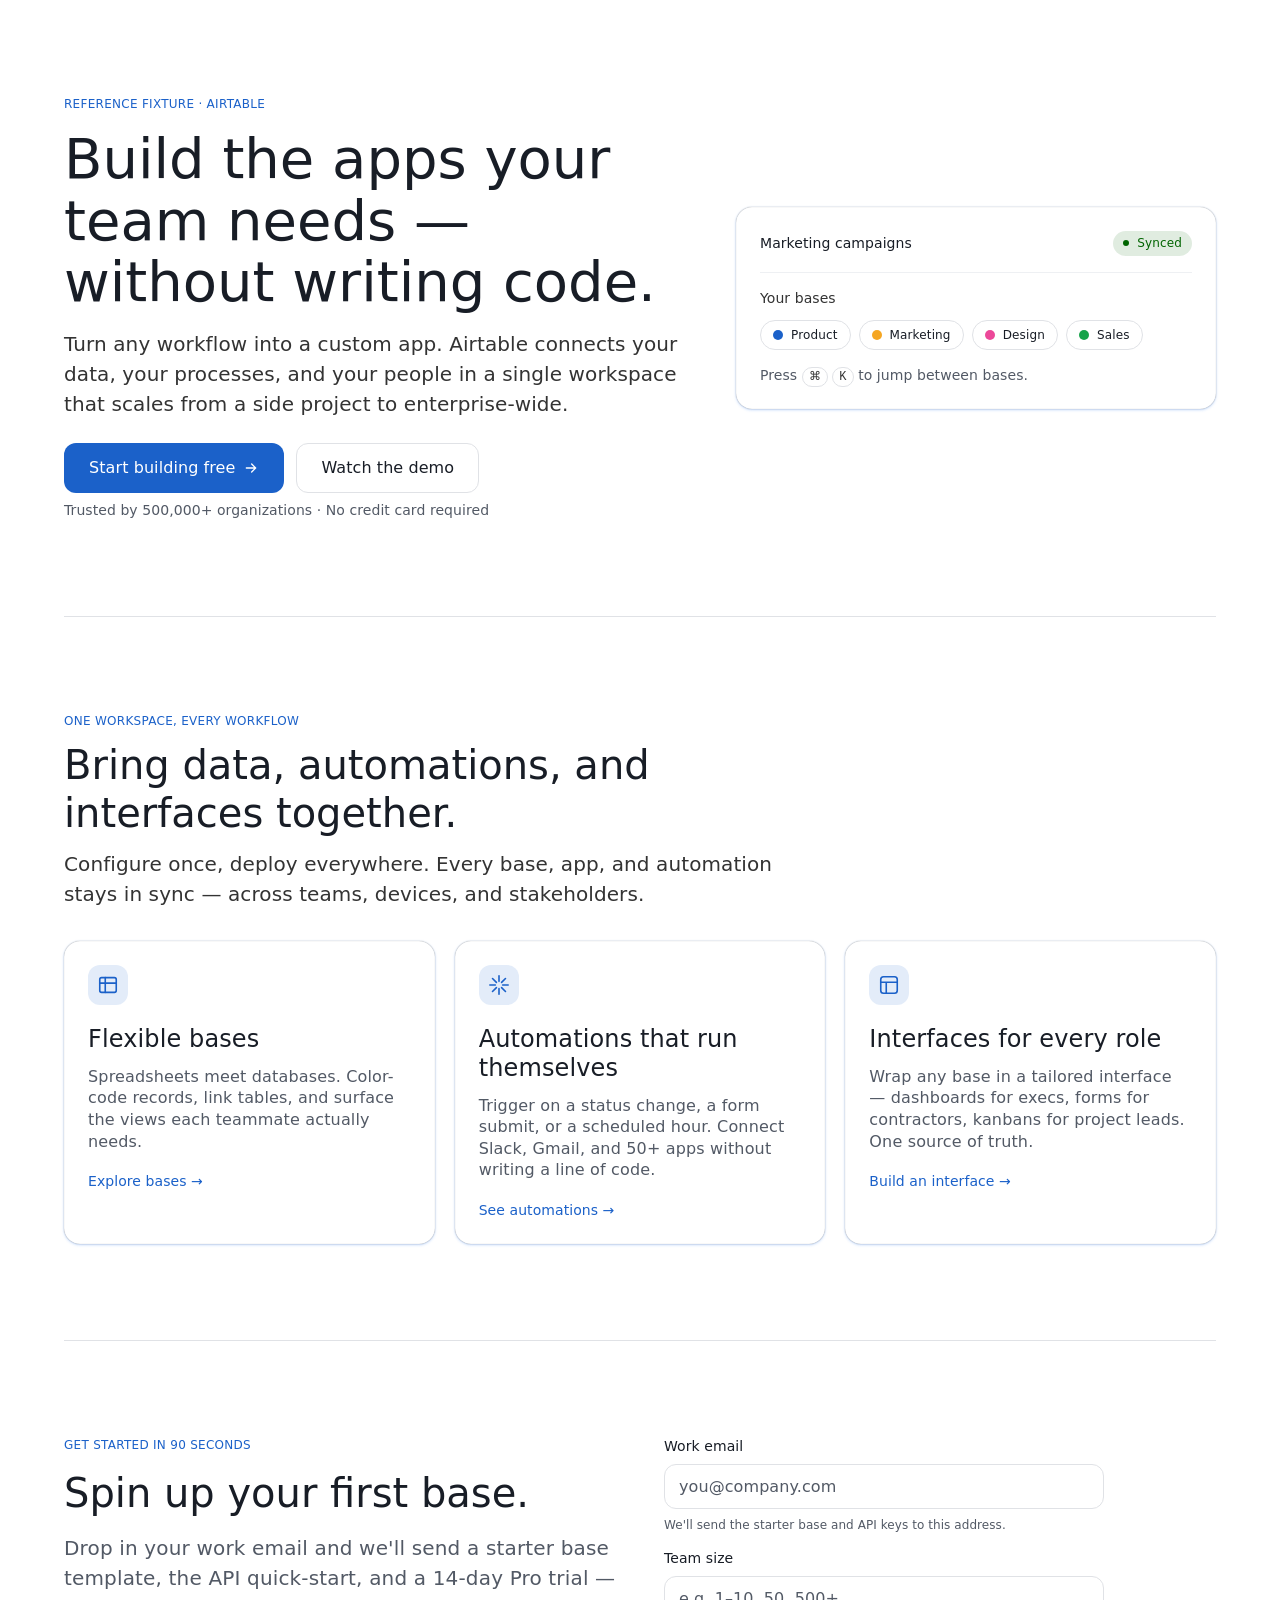
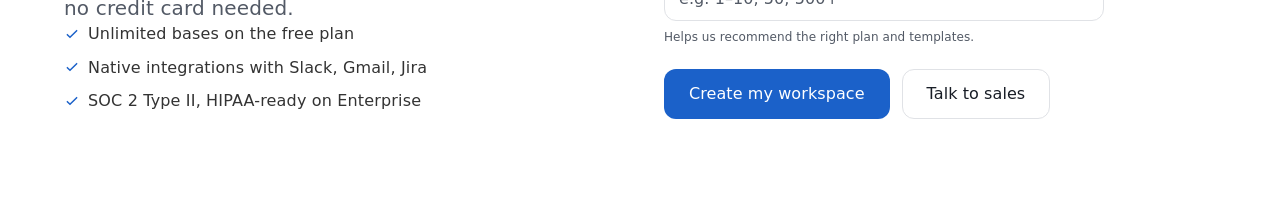
<file: design-systems/airtable/components.html>
<!doctype html>
<html lang="en">
  <head>
    <meta charset="utf-8" />
    <meta name="viewport" content="width=device-width, initial-scale=1" />
    <title>Airtable — reference components</title>
    <meta
      name="description"
      content="Reference fixture for design-systems/airtable. White canvas, Deep Navy text,
        Airtable Blue accent, Haas typography, blue-tinted multi-layer card shadow."
    />

    <style>
      :root {
        --bg: #ffffff;
        --surface: #ffffff;
        --surface-warm: var(--surface);

        --fg: #181d26;
        --fg-2: #333333;
        --muted: rgba(4, 14, 32, 0.69);
        --meta: var(--muted);

        --border: #e0e2e6;
        --border-soft: #eef0f3;

        --accent: #1b61c9;
        --accent-on: #ffffff;
        --accent-hover: #254fad;
        --accent-active: color-mix(in oklab, var(--accent), black 14%);

        --success: #006400;
        --warn: #eab308;
        --danger: #dc2626;

        --font-display: "Haas Groot Disp", Haas, -apple-system, system-ui, "Segoe UI", Roboto, sans-serif;
        --font-body: Haas, -apple-system, system-ui, "Segoe UI", Roboto, sans-serif;
        --font-mono: ui-monospace, "SF Mono", "JetBrains Mono", Menlo, Monaco, Consolas, monospace;

        --text-xs: 12px;
        --text-sm: 14px;
        --text-base: 16px;
        --text-lg: 20px;
        --text-xl: 24px;
        --text-2xl: 32px;
        --text-3xl: 40px;
        --text-4xl: 48px;

        --leading-body: 1.35;
        --leading-tight: 1.2;
        --tracking-display: 0;

        --space-1: 4px;
        --space-2: 8px;
        --space-3: 12px;
        --space-4: 16px;
        --space-5: 20px;
        --space-6: 24px;
        --space-8: 32px;
        --space-12: 48px;

        --section-y-desktop: 96px;
        --section-y-tablet: 64px;
        --section-y-phone: 48px;

        --radius-sm: 12px;
        --radius-md: 16px;
        --radius-lg: 24px;
        --radius-pill: 9999px;

        --elev-flat: none;
        --elev-ring: 0 0 0 1px var(--border);
        --elev-raised:
          0 0 1px rgba(0, 0, 0, 0.32),
          0 0 2px rgba(0, 0, 0, 0.08),
          0 1px 3px rgba(45, 127, 249, 0.28),
          inset 0 0 0 0.5px rgba(0, 0, 0, 0.06);

        --focus-ring: 0 0 0 3px color-mix(in oklab, var(--accent), transparent 70%);

        --motion-fast: 150ms;
        --motion-base: 200ms;
        --ease-standard: cubic-bezier(0.2, 0, 0, 1);

        --container-max: 1200px;
        --container-gutter-desktop: 24px;
        --container-gutter-tablet: 16px;
        --container-gutter-phone: 12px;
      }

      /* ─── Reset ─────────────────────────────────────────────── */
      *, *::before, *::after { box-sizing: border-box; }
      html, body { margin: 0; padding: 0; }
      body {
        background: var(--bg);
        color: var(--fg-2);
        font-family: var(--font-body);
        font-size: var(--text-base);
        line-height: var(--leading-body);
        letter-spacing: 0.01em;
        -webkit-font-smoothing: antialiased;
      }

      /* ─── Layout ─────────────────────────────────────────────── */
      .container { max-width: var(--container-max); margin-inline: auto; padding-inline: var(--container-gutter-desktop); }
      section { padding-block: var(--section-y-desktop); }
      section + section { border-top: 1px solid var(--border); }
      @media (max-width: 1023px) {
        .container { padding-inline: var(--container-gutter-tablet); }
        section { padding-block: var(--section-y-tablet); }
      }
      @media (max-width: 639px) {
        .container { padding-inline: var(--container-gutter-phone); }
        section { padding-block: var(--section-y-phone); }
      }

      /* ─── Typography — Haas / Groot Disp, navy headings ─────── */
      h1, h2, h3 {
        font-family: var(--font-display);
        color: var(--fg);
        line-height: var(--leading-tight);
        letter-spacing: var(--tracking-display);
        margin: 0;
      }
      h1 { font-size: var(--text-4xl); font-weight: 500; }
      h2 { font-size: var(--text-3xl); font-weight: 500; }
      h3 { font-size: var(--text-xl); font-weight: 500; letter-spacing: 0.12px; }
      p { margin: 0; }
      .lead {
        font-size: var(--text-lg);
        color: var(--fg-2);
        line-height: 1.5;
        letter-spacing: 0.1px;
      }
      .body-muted { color: var(--muted); }
      .body-sm { font-size: var(--text-sm); letter-spacing: 0.07px; }
      .eyebrow {
        font-size: var(--text-xs);
        color: var(--accent);
        text-transform: uppercase;
        letter-spacing: 0.28px;
        font-weight: 500;
      }
      .stack-3 > * + * { margin-block-start: var(--space-3); }
      .stack-4 > * + * { margin-block-start: var(--space-4); }
      .stack-6 > * + * { margin-block-start: var(--space-6); }

      /* ─── Buttons — 12px radius, positive tracking ──────────── */
      .btn {
        display: inline-flex;
        align-items: center;
        gap: var(--space-2);
        padding: 14px 24px;
        border-radius: var(--radius-sm);
        font-family: var(--font-body);
        font-size: var(--text-base);
        font-weight: 500;
        letter-spacing: 0.08px;
        line-height: 1.25;
        cursor: pointer;
        border: 1px solid transparent;
        transition:
          background-color var(--motion-fast) var(--ease-standard),
          border-color var(--motion-fast) var(--ease-standard),
          box-shadow var(--motion-fast) var(--ease-standard);
        text-decoration: none;
      }
      .btn:focus-visible { outline: none; box-shadow: var(--focus-ring); }
      .btn-primary {
        background: var(--accent);
        color: var(--accent-on);
      }
      .btn-primary:hover { background: var(--accent-hover); }
      .btn-primary:active { background: var(--accent-active); }
      .btn-secondary {
        background: #ffffff;
        color: var(--fg);
        border-color: var(--border);
      }
      .btn-secondary:hover { border-color: var(--fg); }

      /* ─── Inputs — 12px radius, navy-on-white ───────────────── */
      .field { display: flex; flex-direction: column; gap: var(--space-2); }
      .field label {
        font-size: var(--text-sm);
        font-weight: 500;
        color: var(--fg);
        letter-spacing: 0.07px;
      }
      .field input {
        padding: 12px 14px;
        border-radius: var(--radius-sm);
        border: 1px solid var(--border);
        background: var(--surface);
        color: var(--fg);
        font-family: var(--font-body);
        font-size: var(--text-base);
        letter-spacing: 0.08px;
        outline: none;
        transition:
          border-color var(--motion-fast) var(--ease-standard),
          box-shadow var(--motion-fast) var(--ease-standard);
      }
      .field input:focus-visible {
        border-color: var(--accent);
        box-shadow: var(--focus-ring);
      }
      .field input::placeholder { color: var(--muted); }
      .field-help { font-size: var(--text-xs); color: var(--muted); letter-spacing: 0.07px; }

      /* ─── Cards — 16px radius, blue-tinted shadow ───────────── */
      .card {
        background: var(--surface);
        border-radius: var(--radius-md);
        padding: var(--space-6);
        display: flex;
        flex-direction: column;
        gap: var(--space-3);
        box-shadow: var(--elev-raised);
        transition: transform var(--motion-base) var(--ease-standard);
      }
      .card:hover { transform: translateY(-2px); }
      .card .card-icon {
        display: inline-flex;
        align-items: center;
        justify-content: center;
        width: 40px;
        height: 40px;
        border-radius: var(--radius-sm);
        background: color-mix(in oklab, var(--accent), transparent 88%);
        color: var(--accent);
        margin-block-end: var(--space-2);
      }
      .card-link {
        color: var(--accent);
        font-weight: 500;
        font-size: var(--text-sm);
        letter-spacing: 0.07px;
        text-decoration: none;
        margin-block-start: var(--space-2);
      }
      .card-link:hover { text-decoration: underline; text-underline-offset: 3px; }

      /* ─── Badges ────────────────────────────────────────────── */
      .badge {
        display: inline-flex; align-items: center; gap: var(--space-2);
        padding: 3px 10px;
        border-radius: var(--radius-pill);
        font-size: var(--text-xs);
        font-weight: 500;
        letter-spacing: 0.14px;
        line-height: 1.6;
      }
      .badge-success { color: var(--success); background: color-mix(in oklab, var(--success), transparent 88%); }
      .badge-muted { color: var(--fg-2); background: color-mix(in oklab, var(--fg), transparent 92%); }
      .badge-dot { width: 6px; height: 6px; border-radius: 50%; background: currentColor; }

      /* ─── Base-color chips (Airtable's hallmark) ────────────── */
      .base-chips { display: flex; gap: var(--space-2); flex-wrap: wrap; }
      .base-chip {
        display: inline-flex;
        align-items: center;
        gap: var(--space-2);
        padding: 6px 12px;
        border-radius: var(--radius-pill);
        font-size: var(--text-xs);
        font-weight: 500;
        letter-spacing: 0.14px;
        color: var(--fg);
        background: var(--surface);
        border: 1px solid var(--border);
      }
      .base-chip::before {
        content: "";
        width: 10px;
        height: 10px;
        border-radius: 50%;
        background: var(--accent);
      }
      .base-chip-product::before { background: #1b61c9; }
      .base-chip-marketing::before { background: #f5a623; }
      .base-chip-design::before { background: #ec4899; }
      .base-chip-sales::before { background: #16a34a; }

      /* ─── Links ─────────────────────────────────────────────── */
      a { color: var(--accent); text-decoration: none; }
      a:hover { color: var(--accent-hover); text-decoration: underline; text-underline-offset: 3px; }
      kbd {
        font-family: var(--font-mono); font-size: var(--text-xs);
        padding: 2px 6px; border-radius: var(--radius-sm);
        border: 1px solid var(--border); background: var(--surface); color: var(--fg-2);
      }

      /* ─── Layout helpers ────────────────────────────────────── */
      .hero-grid { display: grid; grid-template-columns: 1.3fr 1fr; gap: var(--space-12); align-items: center; }
      @media (max-width: 1023px) { .hero-grid { grid-template-columns: 1fr; gap: var(--space-8); } }
      .hero-actions { display: flex; gap: var(--space-3); margin-block-start: var(--space-6); flex-wrap: wrap; }
      .hero-meta {
        display: flex; flex-direction: column; gap: var(--space-4);
        padding: var(--space-6);
        border-radius: var(--radius-md);
        background: var(--surface);
        box-shadow: var(--elev-raised);
      }
      .features-grid { display: grid; grid-template-columns: repeat(3, 1fr); gap: var(--space-5); }
      @media (max-width: 1023px) { .features-grid { grid-template-columns: 1fr 1fr; } }
      @media (max-width: 639px) { .features-grid { grid-template-columns: 1fr; } }
      .form-row { display: grid; grid-template-columns: 1fr 1fr; gap: var(--space-12); align-items: start; }
      @media (max-width: 1023px) { .form-row { grid-template-columns: 1fr; } }
      .form { display: flex; flex-direction: column; gap: var(--space-4); max-width: 440px; }
      .form-actions { display: flex; gap: var(--space-3); margin-block-start: var(--space-2); }
      .icon { width: 16px; height: 16px; flex-shrink: 0; }
      .icon-lg { width: 22px; height: 22px; flex-shrink: 0; }
      .row-between { display: flex; align-items: center; justify-content: space-between; gap: var(--space-3); }
      .divider { height: 1px; background: var(--border-soft); }
    </style>
  </head>
  <body>
    <main class="container">
      <section data-od-id="hero">
        <div class="hero-grid">
          <div class="stack-4">
            <p class="eyebrow">Reference fixture · airtable</p>
            <h1 style="font-size: 56px; line-height: 1.1">
              Build the apps your team needs — without writing code.
            </h1>
            <p class="lead" style="max-width: 56ch">
              Turn any workflow into a custom app. Airtable connects your data,
              your processes, and your people in a single workspace that scales
              from a side project to enterprise-wide.
            </p>
            <div class="hero-actions">
              <a href="./tokens.css" class="btn btn-primary">
                Start building free
                <svg class="icon" viewBox="0 0 24 24" fill="none"
                  stroke="currentColor" stroke-width="2"
                  stroke-linecap="round" stroke-linejoin="round"
                  aria-hidden="true"><path d="M5 12h14M13 6l6 6-6 6"/></svg>
              </a>
              <a href="./DESIGN.md" class="btn btn-secondary">Watch the demo</a>
            </div>
            <p class="body-sm body-muted" style="margin-block-start: var(--space-2)">
              Trusted by 500,000+ organizations · No credit card required
            </p>
          </div>
          <aside class="hero-meta" aria-label="Workspace status">
            <div class="row-between">
              <span class="body-sm" style="color: var(--fg); font-weight: 500">
                Marketing campaigns
              </span>
              <span class="badge badge-success">
                <span class="badge-dot" aria-hidden="true"></span>
                Synced
              </span>
            </div>
            <div class="divider"></div>
            <div class="stack-3">
              <p class="body-sm" style="color: var(--fg-2); font-weight: 500">
                Your bases
              </p>
              <div class="base-chips">
                <span class="base-chip base-chip-product">Product</span>
                <span class="base-chip base-chip-marketing">Marketing</span>
                <span class="base-chip base-chip-design">Design</span>
                <span class="base-chip base-chip-sales">Sales</span>
              </div>
            </div>
            <p class="body-sm body-muted">
              Press <kbd>⌘</kbd> <kbd>K</kbd> to jump between bases.
            </p>
          </aside>
        </div>
      </section>

      <section data-od-id="features">
        <div class="stack-3">
          <p class="eyebrow">One workspace, every workflow</p>
          <h2 style="max-width: 24ch">
            Bring data, automations, and interfaces together.
          </h2>
          <p class="lead" style="max-width: 60ch; color: var(--fg-2)">
            Configure once, deploy everywhere. Every base, app, and automation
            stays in sync — across teams, devices, and stakeholders.
          </p>
        </div>
        <div class="features-grid" style="margin-block-start: var(--space-8)">
          <article class="card">
            <span class="card-icon" aria-hidden="true">
              <svg class="icon-lg" viewBox="0 0 24 24" fill="none"
                stroke="currentColor" stroke-width="1.75"
                stroke-linecap="round" stroke-linejoin="round">
                <rect x="3" y="4" width="18" height="16" rx="2"/>
                <path d="M3 10h18M9 4v16"/>
              </svg>
            </span>
            <h3>Flexible bases</h3>
            <p class="body-muted">
              Spreadsheets meet databases. Color-code records, link tables,
              and surface the views each teammate actually needs.
            </p>
            <a href="./tokens.css" class="card-link">Explore bases →</a>
          </article>
          <article class="card">
            <span class="card-icon" aria-hidden="true">
              <svg class="icon-lg" viewBox="0 0 24 24" fill="none"
                stroke="currentColor" stroke-width="1.75"
                stroke-linecap="round" stroke-linejoin="round">
                <path d="M12 2v6M12 16v6M4.93 4.93l4.24 4.24M14.83 14.83l4.24 4.24M2 12h6M16 12h6M4.93 19.07l4.24-4.24M14.83 9.17l4.24-4.24"/>
              </svg>
            </span>
            <h3>Automations that run themselves</h3>
            <p class="body-muted">
              Trigger on a status change, a form submit, or a scheduled hour.
              Connect Slack, Gmail, and 50+ apps without writing a line of code.
            </p>
            <a href="./DESIGN.md" class="card-link">See automations →</a>
          </article>
          <article class="card">
            <span class="card-icon" aria-hidden="true">
              <svg class="icon-lg" viewBox="0 0 24 24" fill="none"
                stroke="currentColor" stroke-width="1.75"
                stroke-linecap="round" stroke-linejoin="round">
                <rect x="3" y="3" width="18" height="18" rx="3"/>
                <path d="M3 9h18M9 9v12"/>
              </svg>
            </span>
            <h3>Interfaces for every role</h3>
            <p class="body-muted">
              Wrap any base in a tailored interface — dashboards for execs,
              forms for contractors, kanbans for project leads. One source of truth.
            </p>
            <a href="./tokens.css" class="card-link">Build an interface →</a>
          </article>
        </div>
      </section>

      <section data-od-id="form">
        <div class="form-row">
          <div class="stack-4">
            <p class="eyebrow">Get started in 90 seconds</p>
            <h2>Spin up your first base.</h2>
            <p class="body-muted" style="max-width: 48ch; font-size: var(--text-lg); line-height: 1.5">
              Drop in your work email and we'll send a starter base template,
              the API quick-start, and a 14-day Pro trial — no credit card needed.
            </p>
            <ul class="stack-3" style="list-style: none; padding: 0; margin: 0; color: var(--fg-2)">
              <li style="display: flex; gap: var(--space-2); align-items: center">
                <svg class="icon" viewBox="0 0 24 24" fill="none"
                  stroke="var(--accent)" stroke-width="2.25"
                  stroke-linecap="round" stroke-linejoin="round" aria-hidden="true">
                  <path d="M5 13l4 4L19 7"/>
                </svg>
                Unlimited bases on the free plan
              </li>
              <li style="display: flex; gap: var(--space-2); align-items: center">
                <svg class="icon" viewBox="0 0 24 24" fill="none"
                  stroke="var(--accent)" stroke-width="2.25"
                  stroke-linecap="round" stroke-linejoin="round" aria-hidden="true">
                  <path d="M5 13l4 4L19 7"/>
                </svg>
                Native integrations with Slack, Gmail, Jira
              </li>
              <li style="display: flex; gap: var(--space-2); align-items: center">
                <svg class="icon" viewBox="0 0 24 24" fill="none"
                  stroke="var(--accent)" stroke-width="2.25"
                  stroke-linecap="round" stroke-linejoin="round" aria-hidden="true">
                  <path d="M5 13l4 4L19 7"/>
                </svg>
                SOC 2 Type II, HIPAA-ready on Enterprise
              </li>
            </ul>
          </div>
          <form class="form" onsubmit="event.preventDefault();">
            <div class="field">
              <label for="email">Work email</label>
              <input id="email" type="email" placeholder="you@company.com" autocomplete="email" required />
              <p class="field-help">We'll send the starter base and API keys to this address.</p>
            </div>
            <div class="field">
              <label for="team">Team size</label>
              <input id="team" type="text" placeholder="e.g. 1–10, 50, 500+" />
              <p class="field-help">Helps us recommend the right plan and templates.</p>
            </div>
            <div class="form-actions">
              <button type="submit" class="btn btn-primary">Create my workspace</button>
              <button type="button" class="btn btn-secondary">Talk to sales</button>
            </div>
          </form>
        </div>
      </section>
    </main>
  </body>
</html>
</file>
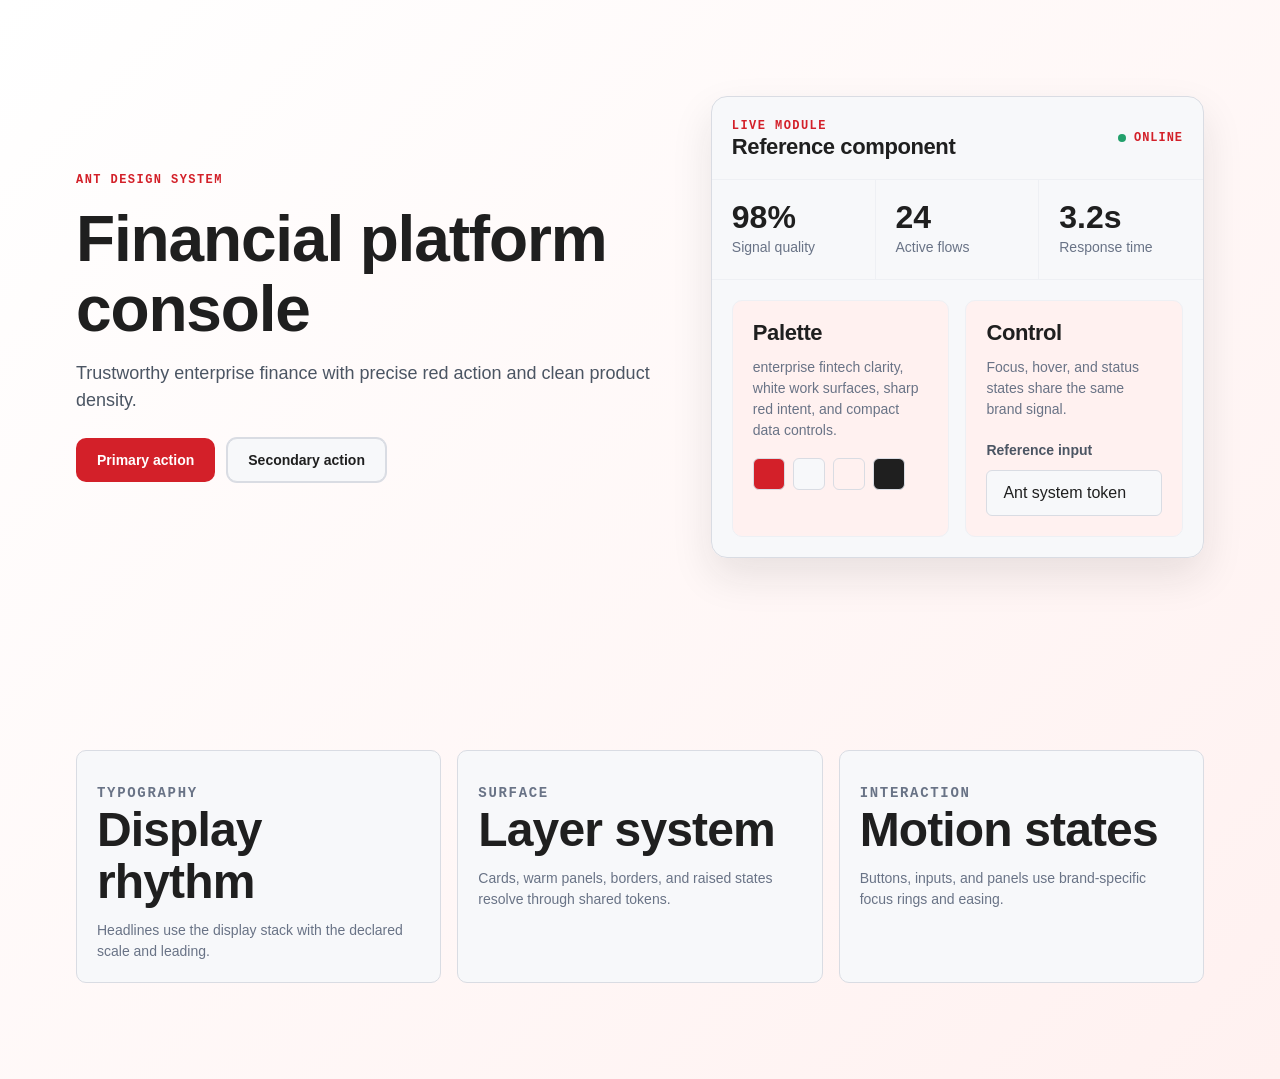
<file: design-systems/ant/components.html>
<!doctype html>
<html lang="en">
  <head>
    <meta charset="utf-8" />
    <meta name="viewport" content="width=device-width, initial-scale=1" />
    <title>Ant - reference components</title>
    <meta name="description" content="Reference fixture for design-systems/ant: enterprise fintech clarity, white work surfaces, sharp red intent, and compact data controls." />
    <style>
      :root {
        --bg: #ffffff;
        --surface: #f7f8fa;
        --surface-warm: #fff1f0;
        --fg: #1f1f1f;
        --fg-2: #4b5563;
        --muted: #697386;
        --meta: #d32029;
        --border: #d9dce3;
        --border-soft: #eef0f4;
        --accent: #d32029;
        --accent-on: #ffffff;
        --accent-hover: color-mix(in oklab, var(--accent), black 8%);
        --accent-active: color-mix(in oklab, var(--accent), black 14%);
        --success: #22a06b;
        --warn: #faad14;
        --danger: #cf1322;
        --font-display: "Ant Sans", "Alibaba PuHuiTi", Inter, Arial, sans-serif;
        --font-body: "Ant Sans", "Alibaba PuHuiTi", Inter, Arial, sans-serif;
        --font-mono: "SF Mono", ui-monospace, Menlo, monospace;
        --text-xs: 12px;
        --text-sm: 14px;
        --text-base: 16px;
        --text-lg: 18px;
        --text-xl: 22px;
        --text-2xl: 32px;
        --text-3xl: 48px;
        --text-4xl: 64px;
        --leading-body: 1.52;
        --leading-tight: 1.08;
        --tracking-display: -0.018em;
        --space-1: 4px;
        --space-2: 8px;
        --space-3: 12px;
        --space-4: 16px;
        --space-5: 20px;
        --space-6: 24px;
        --space-8: 32px;
        --space-12: 48px;
        --section-y-desktop: 96px;
        --section-y-tablet: 68px;
        --section-y-phone: 48px;
        --radius-sm: 6px;
        --radius-md: 10px;
        --radius-lg: 16px;
        --radius-pill: 9999px;
        --elev-flat: none;
        --elev-ring: 0 0 0 1px var(--border);
        --elev-raised: 0 18px 42px rgba(31, 31, 31, 0.10);
        --focus-ring: 0 0 0 4px rgba(211, 32, 41, 0.22);
        --motion-fast: 140ms;
        --motion-base: 220ms;
        --ease-standard: cubic-bezier(0.2, 0, 0, 1);
        --container-max: 1200px;
        --container-gutter-desktop: 36px;
        --container-gutter-tablet: 24px;
        --container-gutter-phone: 16px;
      }

      *, *::before, *::after { box-sizing: border-box; }
      html, body { margin: 0; padding: 0; }
      body {
        min-height: 100vh;
        background: var(--bg);
        color: var(--fg);
        font-family: var(--font-body);
        font-size: var(--text-base);
        line-height: var(--leading-body);
        -webkit-font-smoothing: antialiased;
      }
      .page { min-height: 100vh; background: linear-gradient(135deg, #ffffff 0%, #fff1f0 100%); }
      .container { max-width: var(--container-max); margin-inline: auto; padding-inline: var(--container-gutter-desktop); }
      section { padding-block: var(--section-y-desktop); }
      @media (max-width: 1023px) { .container { padding-inline: var(--container-gutter-tablet); } section { padding-block: var(--section-y-tablet); } }
      @media (max-width: 639px) { .container { padding-inline: var(--container-gutter-phone); } section { padding-block: var(--section-y-phone); } }
      h1, h2, h3, p { margin: 0; }
      h1, h2, h3 { font-family: var(--font-display); line-height: var(--leading-tight); letter-spacing: var(--tracking-display); }
      h1 { max-width: 820px; font-size: var(--text-4xl); font-weight: 760; }
      h2 { font-size: var(--text-3xl); font-weight: 700; }
      h3 { font-size: var(--text-xl); font-weight: 700; }
      .eyebrow { color: var(--meta); font-family: var(--font-mono); font-size: var(--text-xs); font-weight: 700; letter-spacing: 0.12em; text-transform: uppercase; }
      .lead { max-width: 640px; color: var(--fg-2); font-size: var(--text-lg); }
      .hero { display: grid; grid-template-columns: minmax(0, 1.1fr) minmax(320px, 0.9fr); gap: var(--space-8); align-items: center; }
      .stack > * + * { margin-block-start: var(--space-4); }
      .actions { display: flex; flex-wrap: wrap; gap: var(--space-3); margin-block-start: var(--space-6); }
      .btn {
        display: inline-flex; align-items: center; justify-content: center; min-height: 44px; padding: 0 var(--space-5);
        border: 1px solid transparent; border-radius: var(--radius-md); font: 700 var(--text-sm) / 1 var(--font-body);
        color: inherit; text-decoration: none; cursor: pointer; transition: background-color var(--motion-fast) var(--ease-standard), border-color var(--motion-fast) var(--ease-standard), color var(--motion-fast) var(--ease-standard), transform var(--motion-fast) var(--ease-standard), box-shadow var(--motion-fast) var(--ease-standard);
      }
      .btn:focus-visible { outline: none; box-shadow: var(--focus-ring); }
      .btn-primary { background: var(--accent); color: var(--accent-on); }
      .btn-primary:hover { background: var(--accent-hover); transform: translateY(-1px); }
      .btn-secondary { background: var(--surface); color: var(--fg); border-color: var(--border); box-shadow: var(--elev-ring); }
      .btn-secondary:hover { border-color: var(--accent); color: var(--accent); }
      .panel { background: color-mix(in oklab, var(--surface), transparent 4%); border: 1px solid var(--border); border-radius: var(--radius-lg); box-shadow: var(--elev-raised); overflow: hidden; }
      .panel-head { display: flex; justify-content: space-between; align-items: center; gap: var(--space-4); padding: var(--space-5); border-bottom: 1px solid var(--border-soft); }
      .status { display: inline-flex; align-items: center; gap: var(--space-2); color: var(--meta); font: 700 var(--text-xs) / 1 var(--font-mono); text-transform: uppercase; letter-spacing: 0.08em; }
      .status::before { width: 8px; height: 8px; border-radius: var(--radius-pill); background: var(--success); content: ""; }
      .metric-grid { display: grid; grid-template-columns: repeat(3, minmax(0, 1fr)); border-bottom: 1px solid var(--border-soft); }
      .metric { padding: var(--space-5); border-right: 1px solid var(--border-soft); }
      .metric:last-child { border-right: 0; }
      .metric strong { display: block; font-family: var(--font-display); font-size: var(--text-2xl); line-height: var(--leading-tight); }
      .metric span { color: var(--muted); font-size: var(--text-sm); }
      .card-row { display: grid; grid-template-columns: 1fr 1fr; gap: var(--space-4); padding: var(--space-5); }
      .mini-card { min-height: 148px; padding: var(--space-5); border: 1px solid var(--border-soft); border-radius: var(--radius-md); background: var(--surface-warm); }
      .mini-card p, .tile p { color: var(--muted); font-size: var(--text-sm); margin-block-start: var(--space-3); }
      .swatches { display: flex; gap: var(--space-2); margin-block-start: var(--space-4); }
      .swatch { width: 32px; height: 32px; border-radius: var(--radius-sm); border: 1px solid var(--border); }
      .swatch.accent { background: var(--accent); } .swatch.surface { background: var(--surface); } .swatch.warm { background: var(--surface-warm); } .swatch.fg { background: var(--fg); }
      .field { display: grid; gap: var(--space-2); margin-block-start: var(--space-5); }
      label { color: var(--fg-2); font-size: var(--text-sm); font-weight: 700; }
      input { width: 100%; min-height: 46px; padding: 0 var(--space-4); border: 1px solid var(--border); border-radius: var(--radius-sm); background: var(--surface); color: var(--fg); font: inherit; }
      input:focus { outline: none; box-shadow: var(--focus-ring); border-color: var(--accent); }
      .lower { display: grid; grid-template-columns: repeat(3, minmax(0, 1fr)); gap: var(--space-4); }
      .tile { padding: var(--space-5); border: 1px solid var(--border); border-radius: var(--radius-md); background: var(--surface); }
      @media (max-width: 860px) { .hero, .lower { grid-template-columns: 1fr; } .metric-grid, .card-row { grid-template-columns: 1fr; } .metric { border-right: 0; border-bottom: 1px solid var(--border-soft); } .metric:last-child { border-bottom: 0; } }
    </style>
  </head>
  <body>
    <main class="page">
      <section>
        <div class="container hero">
          <div class="stack">
            <p class="eyebrow">Ant design system</p>
            <h1>Financial platform console</h1>
            <p class="lead">Trustworthy enterprise finance with precise red action and clean product density.</p>
            <div class="actions" aria-label="Reference actions">
              <a class="btn btn-primary" href="#">Primary action</a>
              <a class="btn btn-secondary" href="#">Secondary action</a>
            </div>
          </div>
          <article class="panel" aria-label="Ant component preview">
            <div class="panel-head"><div><p class="eyebrow">Live module</p><h3>Reference component</h3></div><span class="status">online</span></div>
            <div class="metric-grid"><div class="metric"><strong>98%</strong><span>Signal quality</span></div><div class="metric"><strong>24</strong><span>Active flows</span></div><div class="metric"><strong>3.2s</strong><span>Response time</span></div></div>
            <div class="card-row">
              <div class="mini-card"><h3>Palette</h3><p>enterprise fintech clarity, white work surfaces, sharp red intent, and compact data controls.</p><div class="swatches" aria-label="Token swatches"><span class="swatch accent"></span><span class="swatch surface"></span><span class="swatch warm"></span><span class="swatch fg"></span></div></div>
              <div class="mini-card"><h3>Control</h3><p>Focus, hover, and status states share the same brand signal.</p><div class="field"><label for="ant-input">Reference input</label><input id="ant-input" value="Ant system token" /></div></div>
            </div>
          </article>
        </div>
      </section>
      <section><div class="container lower"><article class="tile"><p class="eyebrow">Typography</p><h2>Display rhythm</h2><p>Headlines use the display stack with the declared scale and leading.</p></article><article class="tile"><p class="eyebrow">Surface</p><h2>Layer system</h2><p>Cards, warm panels, borders, and raised states resolve through shared tokens.</p></article><article class="tile"><p class="eyebrow">Interaction</p><h2>Motion states</h2><p>Buttons, inputs, and panels use brand-specific focus rings and easing.</p></article></div></section>
    </main>
  </body>
</html>
</file>
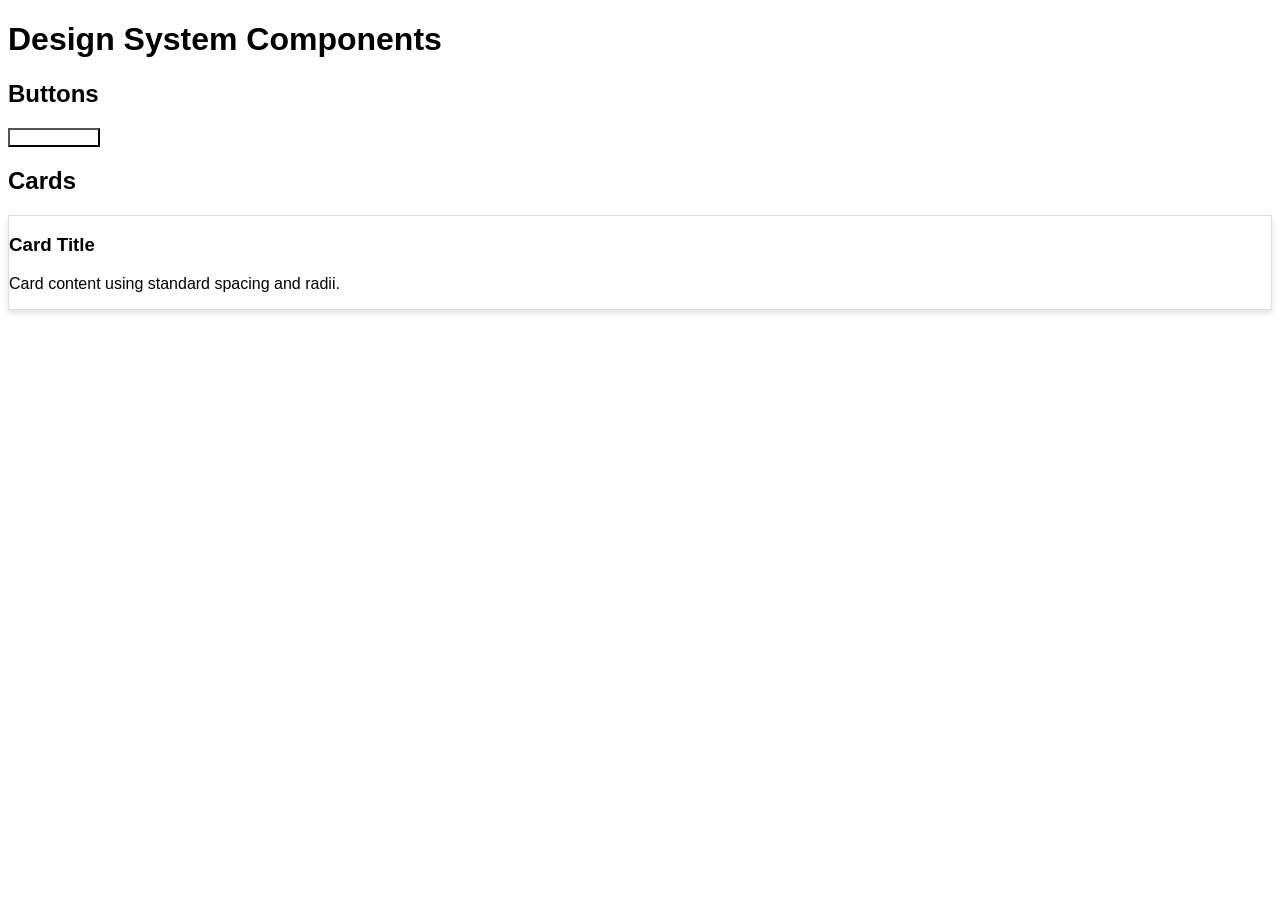
<file: design-systems/apple-test/components.html>
<!DOCTYPE html>
<html lang="en">
<head>
  <meta charset="UTF-8">
  <link rel="stylesheet" href="tokens.css">
  <style>
    body { font-family: var(--font-family-0, sans-serif); }
    .btn { background-color: var(--color-primary-0, #000); color: #fff; padding: var(--spacing-0, 8px) var(--spacing-1, 16px); border-radius: var(--border-radius-0, 4px); }
    .card { background-color: #fff; border: 1px solid #ddd; padding: var(--spacing-1, 16px); border-radius: var(--border-radius-1, 8px); box-shadow: 0 4px 6px rgba(0,0,0,0.1); }
  </style>
</head>
<body>
  <h1>Design System Components</h1>
  <section>
    <h2>Buttons</h2>
    <button class="btn">Primary Button</button>
  </section>
  <section>
    <h2>Cards</h2>
    <div class="card">
      <h3>Card Title</h3>
      <p>Card content using standard spacing and radii.</p>
    </div>
  </section>
</body>
</html>
</file>
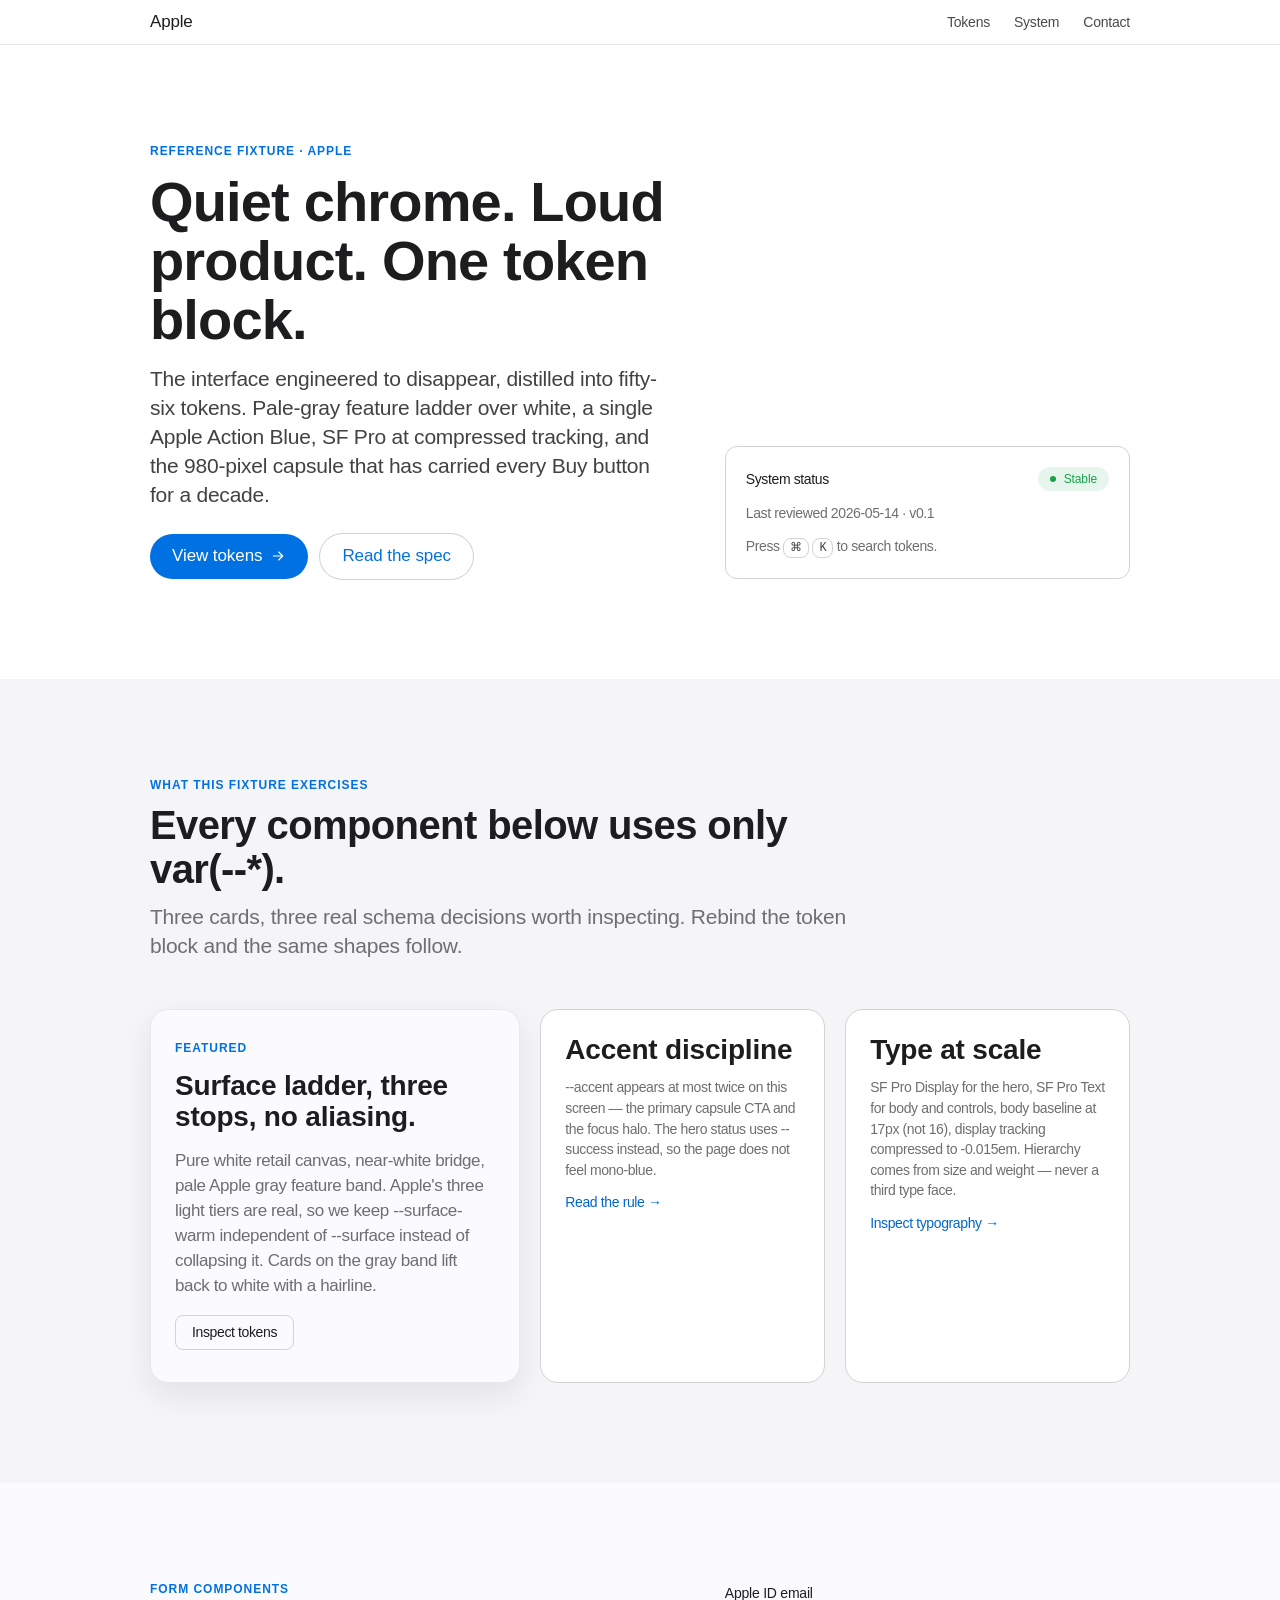
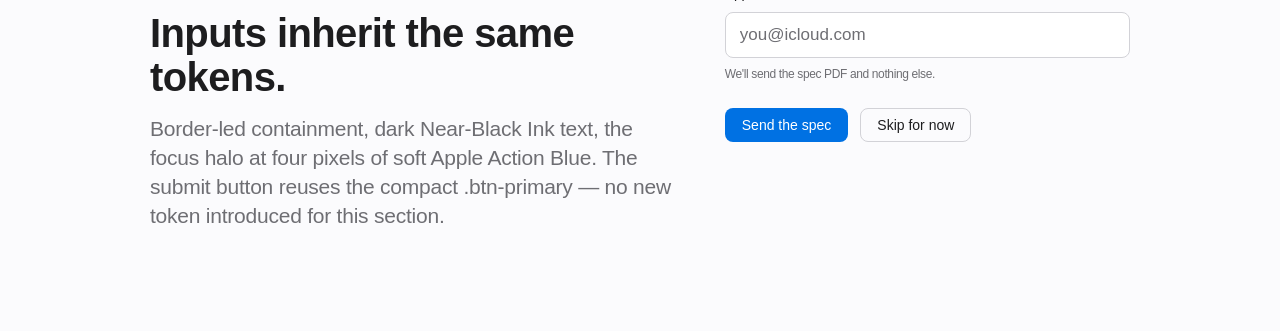
<file: design-systems/apple/components.html>
<!doctype html>
<html lang="en">
  <head>
    <meta charset="utf-8" />
    <meta name="viewport" content="width=device-width, initial-scale=1" />
    <title>Apple — reference components</title>
    <meta
      name="description"
      content="Reference fixture for design-systems/apple. Every visible
        token comes from tokens.css; the page itself follows Apple's
        editorial rules — pale-gray feature ladder over white, single
        Apple Action Blue accent capped at ≤2 visible uses per screen,
        SF Pro display at compressed tracking, and the signature 980px
        capsule CTA."
    />

    <style>
      /* :root paste — sourced verbatim from
         design-systems/apple/tokens.css. Keep this block in sync
         when tokens.css changes. The agent prompt instructs the
         Designer panelist to paste this block as the FIRST thing in
         their <style>, then reference everything below via var(...). */
      :root {
        --bg: #ffffff;
        --surface: #f5f5f7;
        --surface-warm: #fbfbfd;

        --fg: #1d1d1f;
        --fg-2: #424245;
        --muted: #6e6e73;
        --meta: #86868b;

        --border: #d2d2d7;
        --border-soft: #e8e8ed;

        --accent: #0071e3;
        --accent-on: #ffffff;
        --accent-hover: #0077ed;
        --accent-active: #0066cc;

        --success: #16a34a;
        --warn:    #eab308;
        --danger:  #dc2626;

        --font-display:
          "SF Pro Display", "SF Pro Icons", "Helvetica Neue", Helvetica, Arial, sans-serif;
        --font-body:
          "SF Pro Text", "SF Pro Icons", "Helvetica Neue", Helvetica, Arial, sans-serif;
        --font-mono:
          "SF Mono", ui-monospace, "JetBrains Mono", Menlo, Monaco, Consolas, monospace;

        --text-xs:   12px;
        --text-sm:   14px;
        --text-base: 17px;
        --text-lg:   21px;
        --text-xl:   28px;
        --text-2xl:  40px;
        --text-3xl:  56px;
        --text-4xl:  80px;

        --leading-body:  1.47;
        --leading-tight: 1.05;

        --tracking-display: -0.015em;

        --space-1:  4px;
        --space-2:  8px;
        --space-3:  12px;
        --space-4:  16px;
        --space-5:  20px;
        --space-6:  24px;
        --space-8:  32px;
        --space-12: 48px;

        --section-y-desktop: 100px;
        --section-y-tablet:  64px;
        --section-y-phone:   40px;

        --radius-sm:   8px;
        --radius-md:   12px;
        --radius-lg:   18px;
        --radius-pill: 980px;

        --elev-flat:   none;
        --elev-ring:   0 0 0 1px var(--border);
        --elev-raised: 0 12px 32px rgba(0, 0, 0, 0.08);

        --focus-ring: 0 0 0 4px color-mix(in oklab, var(--accent), transparent 65%);

        --motion-fast:   150ms;
        --motion-base:   220ms;
        --ease-standard: cubic-bezier(0.28, 0, 0.22, 1);

        --container-max:            1024px;
        --container-gutter-desktop: 22px;
        --container-gutter-tablet:  18px;
        --container-gutter-phone:   16px;
      }

      /* ─── Reset (minimal) ───────────────────────────────────────── */
      *, *::before, *::after { box-sizing: border-box; }
      html, body { margin: 0; padding: 0; }
      body {
        background: var(--bg);
        color: var(--fg);
        font-family: var(--font-body);
        font-size: var(--text-base);
        line-height: var(--leading-body);
        font-weight: 400;
        letter-spacing: -0.022em; /* SF Pro Text body, per DESIGN.md §3 */
        -webkit-font-smoothing: antialiased;
        -moz-osx-font-smoothing: grayscale;
      }

      /* ─── Layout primitives ─────────────────────────────────────── */
      .container {
        max-width: var(--container-max);
        margin-inline: auto;
        padding-inline: var(--container-gutter-desktop);
      }
      section {
        padding-block: var(--section-y-desktop);
      }
      /* Apple uses surface contrast, not borders, to separate chapters
         (DESIGN.md §5 — "section transitions rely more on surface
         changes than decorative separators"). The .band-* helpers
         below switch the chapter canvas while the container stays
         constant. */
      .band-light { background: var(--bg); color: var(--fg); }
      .band-soft  { background: var(--surface); color: var(--fg); }
      .band-warm  { background: var(--surface-warm); color: var(--fg); }
      @media (max-width: 1023px) {
        .container { padding-inline: var(--container-gutter-tablet); }
        section { padding-block: var(--section-y-tablet); }
      }
      @media (max-width: 639px) {
        .container { padding-inline: var(--container-gutter-phone); }
        section { padding-block: var(--section-y-phone); }
      }

      /* ─── Typography ────────────────────────────────────────────── */
      h1, h2, h3 {
        font-family: var(--font-display);
        margin: 0;
        color: var(--fg);
      }
      /* DESIGN.md §3 — Hero Display L (56px / 600 / 1.07). We set
         tracking via the display token so all hero copy compresses
         consistently. */
      h1 {
        font-size: var(--text-3xl);
        font-weight: 600;
        line-height: var(--leading-tight);
        letter-spacing: var(--tracking-display);
      }
      h2 {
        font-size: var(--text-2xl);
        font-weight: 600;
        line-height: 1.1;
        letter-spacing: var(--tracking-display);
      }
      h3 {
        font-size: var(--text-xl);
        font-weight: 600;
        line-height: 1.14;
        letter-spacing: -0.007em; /* DESIGN.md §3 — Card/Product Title */
      }
      p { margin: 0; }

      .lead {
        font-size: var(--text-lg);
        line-height: 1.38;
        color: var(--fg-2);
        font-weight: 400;
        letter-spacing: -0.011em;
      }
      .body-muted { color: var(--muted); }
      .body-meta  { color: var(--meta); font-size: var(--text-sm); }
      .body-sm    { font-size: var(--text-sm); }

      /* `.eyebrow` — small uppercase label above hero / section heads.
         DESIGN.md §3 has no eyebrow row in the hierarchy table; this
         is the agreed pattern for OD reference fixtures and uses the
         12px micro-UI tier with positive tracking so the rule reads
         as deliberate. */
      .eyebrow {
        font-family: var(--font-display);
        font-size: var(--text-xs);
        font-weight: 600;
        line-height: 1;
        color: var(--accent);
        text-transform: uppercase;
        letter-spacing: 0.08em;
      }

      .stack-3 > * + * { margin-block-start: var(--space-3); }
      .stack-4 > * + * { margin-block-start: var(--space-4); }
      .stack-6 > * + * { margin-block-start: var(--space-6); }

      /* ─── Buttons ─────────────────────────────────────────────────
       * Apple's CTA family is split across two silhouettes:
       *   - .btn-pill / .btn-pill-secondary  — the signature 980px
       *     capsule used on every marketing hero and product page.
       *   - .btn / .btn-primary / .btn-secondary — the 8/12px-radius
       *     compact controls used in commerce / configurator
       *     surfaces where the capsule would feel too marketing-y.
       *
       * Both share base sizing (8/15px padding per DESIGN.md §4) and
       * the focus halo. Hover lifts the blue (--accent-hover) rather
       * than darkens it — Apple's documented behaviour. Press scales
       * the button down 2% per DESIGN.md §4 ("active controls
       * commonly reduce scale to indicate physical press"). */
      .btn {
        display: inline-flex;
        align-items: center;
        gap: var(--space-2);
        padding: 8px 16px;
        border: 1px solid transparent;
        border-radius: var(--radius-sm);
        font-family: var(--font-body);
        font-weight: 500;
        font-size: var(--text-sm);
        line-height: 1.2;
        cursor: pointer;
        text-decoration: none;
        transition:
          background-color var(--motion-fast) var(--ease-standard),
          border-color    var(--motion-fast) var(--ease-standard),
          transform       var(--motion-fast) var(--ease-standard),
          box-shadow      var(--motion-fast) var(--ease-standard);
      }
      .btn:focus-visible {
        outline: none;
        box-shadow: var(--focus-ring);
      }
      .btn:active { transform: scale(0.98); }

      .btn-primary {
        background: var(--accent);
        color: var(--accent-on);
      }
      .btn-primary:hover  { background: var(--accent-hover); }
      .btn-primary:active { background: var(--accent-active); }

      .btn-secondary {
        background: transparent;
        color: var(--fg);
        border-color: var(--border);
      }
      .btn-secondary:hover {
        background: var(--surface);
        border-color: var(--meta);
      }

      /* The Apple capsule. --radius-pill is bound to 980px in tokens
         (the literal published Apple value); the geometry is the
         brand signature and earns its own component. */
      .btn-pill {
        display: inline-flex;
        align-items: center;
        gap: var(--space-2);
        padding: 12px 22px;
        border: none;
        border-radius: var(--radius-pill);
        font-family: var(--font-body);
        font-weight: 400;
        font-size: var(--text-base);
        line-height: 1.2;
        letter-spacing: -0.005em;
        cursor: pointer;
        text-decoration: none;
        background: var(--accent);
        color: var(--accent-on);
        transition:
          background-color var(--motion-fast) var(--ease-standard),
          transform        var(--motion-fast) var(--ease-standard),
          box-shadow       var(--motion-fast) var(--ease-standard);
      }
      .btn-pill:hover  { background: var(--accent-hover); }
      .btn-pill:active { background: var(--accent-active); transform: scale(0.98); }
      .btn-pill:focus-visible {
        outline: none;
        box-shadow: var(--focus-ring);
      }
      .btn-pill-secondary {
        background: transparent;
        color: var(--accent);
        box-shadow: var(--elev-ring);
      }
      .btn-pill-secondary:hover {
        background: var(--surface);
        color: var(--accent-hover);
      }
      .btn-pill-secondary:active {
        color: var(--accent-active);
        transform: scale(0.98);
      }

      /* ─── Inputs ────────────────────────────────────────────────
       * Apple's retail inputs are border-led rather than fill-led —
       * a hairline #d2d2d7 box on white, dark text, the focus halo
       * tightens the border to --accent and adds the blue glow.
       * Density stays quiet so device imagery dominates. */
      .field {
        display: flex;
        flex-direction: column;
        gap: var(--space-2);
      }
      .field label {
        font-size: var(--text-sm);
        font-weight: 500;
        color: var(--fg);
        letter-spacing: -0.016em;
      }
      .field input {
        padding: 12px 14px;
        border-radius: var(--radius-sm);
        border: 1px solid var(--border);
        background: var(--bg);
        color: var(--fg);
        font-family: var(--font-body);
        font-size: var(--text-base);
        line-height: 1.2;
        outline: none;
        transition:
          border-color var(--motion-fast) var(--ease-standard),
          box-shadow   var(--motion-fast) var(--ease-standard);
      }
      .field input::placeholder { color: var(--muted); }
      .field input:hover { border-color: var(--meta); }
      .field input:focus-visible {
        border-color: var(--accent);
        box-shadow: var(--focus-ring);
      }
      .field-help {
        font-size: var(--text-xs);
        color: var(--muted);
      }

      /* ─── Cards ─────────────────────────────────────────────────
       * Two intents:
       *   - .card           plain editorial / product card. Lives on
       *                     pale gray (--surface) bands; lifts to
       *                     white (--bg) with a hairline. No shadow
       *                     by default — surface contrast does the
       *                     work.
       *   - .card-feature   featured spotlight. Squircle 18px
       *                     (--radius-lg), the soft Apple shadow on
       *                     hover. Used sparingly — one per band. */
      .card {
        background: var(--bg);
        border: 1px solid var(--border);
        border-radius: var(--radius-lg);
        padding: var(--space-6);
        display: flex;
        flex-direction: column;
        gap: var(--space-3);
        transition: box-shadow var(--motion-base) var(--ease-standard);
      }
      .card:hover {
        box-shadow: var(--elev-raised);
      }
      .card-feature {
        background: var(--surface-warm);
        border: 1px solid var(--border-soft);
        border-radius: var(--radius-lg);
        padding: var(--space-8) var(--space-6);
        display: flex;
        flex-direction: column;
        gap: var(--space-4);
        box-shadow: var(--elev-raised);
      }

      /* ─── Badges ──────────────────────────────────────────────── */
      .badge {
        display: inline-flex;
        align-items: center;
        gap: var(--space-2);
        padding: 4px var(--space-3);
        border-radius: var(--radius-pill);
        font-family: var(--font-body);
        font-size: var(--text-xs);
        font-weight: 500;
        line-height: 1.4;
        letter-spacing: -0.01em;
      }
      .badge-success {
        color: var(--success);
        background: color-mix(in oklab, var(--success), transparent 90%);
      }
      .badge-muted {
        color: var(--muted);
        background: color-mix(in oklab, var(--muted), transparent 88%);
      }
      .badge-dot {
        width: 6px;
        height: 6px;
        border-radius: 50%;
        background: currentColor;
      }

      /* ─── Links ─────────────────────────────────────────────────
       * Apple's link tone uses Body Link Blue (#0066cc, our
       * --accent-active) for inline reading, with the chevron-arrow
       * suffix on call-to-action links. The base color is --accent
       * for buttons / nav; here we re-bind for the inline reading
       * tone via --accent-active. */
      a {
        color: var(--accent-active);
        text-decoration: none;
      }
      a:hover {
        text-decoration: underline;
        text-underline-offset: 3px;
      }

      /* ─── Kbd ─────────────────────────────────────────────────── */
      kbd {
        font-family: var(--font-mono);
        font-size: var(--text-xs);
        font-weight: 500;
        padding: 2px 6px;
        border-radius: var(--radius-sm);
        border: 1px solid var(--border);
        background: var(--bg);
        color: var(--fg-2);
      }

      /* ─── Distinctive: glass nav strip ──────────────────────────
       * DESIGN.md §4 — "Global Marketing Nav: compact dark translucent
       * bar with small-type links and restrained iconography." We
       * implement the light counterpart: a frosted white strip with
       * backdrop-blur, hairline bottom border, and SF Pro Text 14px
       * link tier. The blur is what gives Apple chrome its signature
       * "atmospheric layering" (DESIGN.md §6). */
      .nav {
        position: sticky;
        top: 0;
        z-index: 10;
        background: color-mix(in oklab, var(--bg), transparent 20%);
        -webkit-backdrop-filter: saturate(180%) blur(20px);
        backdrop-filter:         saturate(180%) blur(20px);
        border-bottom: 1px solid var(--border-soft);
      }
      .nav-inner {
        max-width: var(--container-max);
        margin-inline: auto;
        padding-inline: var(--container-gutter-desktop);
        height: 44px;
        display: flex;
        align-items: center;
        justify-content: space-between;
        gap: var(--space-6);
      }
      .nav-brand {
        font-family: var(--font-display);
        font-size: var(--text-base);
        font-weight: 500;
        color: var(--fg);
        letter-spacing: -0.011em;
      }
      .nav-links {
        display: flex;
        gap: var(--space-6);
        list-style: none;
        padding: 0;
        margin: 0;
      }
      .nav-links a {
        font-size: var(--text-sm);
        font-weight: 400;
        color: var(--fg);
        letter-spacing: -0.016em;
        opacity: 0.8;
        transition: opacity var(--motion-fast) var(--ease-standard);
      }
      .nav-links a:hover {
        opacity: 1;
        text-decoration: none;
      }
      @media (max-width: 639px) {
        .nav-inner { gap: var(--space-3); padding-inline: var(--container-gutter-phone); }
        .nav-links { gap: var(--space-4); }
      }

      /* ─── Section-specific layout ───────────────────────────── */
      .hero-grid {
        display: grid;
        grid-template-columns: 1.3fr 1fr;
        gap: var(--space-12);
        align-items: end;
      }
      @media (max-width: 1023px) {
        .hero-grid { grid-template-columns: 1fr; gap: var(--space-8); }
      }
      .hero-actions {
        display: flex;
        flex-wrap: wrap;
        gap: var(--space-3);
        margin-block-start: var(--space-6);
      }
      .hero-meta {
        display: flex;
        flex-direction: column;
        gap: var(--space-3);
        padding: var(--space-5);
        border: 1px solid var(--border);
        border-radius: var(--radius-md);
        background: var(--bg);
      }
      .features-grid {
        display: grid;
        grid-template-columns: 1.3fr 1fr 1fr;
        gap: var(--space-5);
      }
      @media (max-width: 1023px) {
        .features-grid { grid-template-columns: 1fr 1fr; }
        .features-grid > :first-child { grid-column: span 2; }
      }
      @media (max-width: 639px) {
        .features-grid { grid-template-columns: 1fr; }
        .features-grid > :first-child { grid-column: auto; }
      }
      .form-row {
        display: grid;
        grid-template-columns: 1.3fr 1fr;
        gap: var(--space-12);
        align-items: start;
      }
      @media (max-width: 1023px) {
        .form-row { grid-template-columns: 1fr; gap: var(--space-8); }
      }
      .form {
        display: flex;
        flex-direction: column;
        gap: var(--space-4);
        max-width: 420px;
      }
      .form-actions {
        display: flex;
        flex-wrap: wrap;
        gap: var(--space-3);
        margin-block-start: var(--space-2);
      }
      .icon { width: 16px; height: 16px; flex-shrink: 0; }
      .row-between {
        display: flex;
        align-items: center;
        justify-content: space-between;
        gap: var(--space-3);
      }
    </style>
  </head>
  <body>
    <!-- ════════════════════════════════════════════════════════════
         NAV — Apple's distinctive frosted-glass strip. Sticky to top,
         44px tall, SF Pro Text 14px links at 0.8 opacity that
         brighten on hover. Backdrop saturate + blur is what gives
         Apple chrome its atmospheric layering (DESIGN.md §6).
    ═══════════════════════════════════════════════════════════════ -->
    <header class="nav" data-od-id="nav">
      <div class="nav-inner">
        <span class="nav-brand">Apple</span>
        <nav aria-label="Primary">
          <ul class="nav-links">
            <li><a href="#hero">Tokens</a></li>
            <li><a href="#features">System</a></li>
            <li><a href="#form">Contact</a></li>
          </ul>
        </nav>
      </div>
    </header>

    <main>
      <!-- ════════════════════════════════════════════════════════════
           HERO — exercises: h1 (56px display, tracking -0.015em),
           .lead, .eyebrow, .btn-pill (the signature 980px capsule)
           paired with .btn-pill-secondary (ring-edge counterpart),
           kbd, .badge-success. Asymmetric grid (1.3:1) so the
           composition doesn't read as a generic centered template.
      ═══════════════════════════════════════════════════════════════ -->
      <section class="band-light" data-od-id="hero" id="hero">
        <div class="container">
          <div class="hero-grid">
            <div class="stack-4">
              <p class="eyebrow">Reference fixture · Apple</p>
              <h1>Quiet chrome. Loud product. One token block.</h1>
              <p class="lead" style="max-width: 52ch">
                The interface engineered to disappear, distilled into
                fifty-six tokens. Pale-gray feature ladder over white,
                a single Apple Action Blue, SF Pro at compressed
                tracking, and the 980-pixel capsule that has carried
                every Buy button for a decade.
              </p>
              <div class="hero-actions">
                <a href="./tokens.css" class="btn-pill">
                  View tokens
                  <svg
                    class="icon"
                    viewBox="0 0 24 24"
                    fill="none"
                    stroke="currentColor"
                    stroke-width="1.75"
                    stroke-linecap="round"
                    stroke-linejoin="round"
                    aria-hidden="true"
                  >
                    <path d="M5 12h14M13 6l6 6-6 6" />
                  </svg>
                </a>
                <a href="./DESIGN.md" class="btn-pill btn-pill-secondary">
                  Read the spec
                </a>
              </div>
            </div>

            <aside class="hero-meta" aria-label="System status">
              <div class="row-between">
                <span class="body-sm">System status</span>
                <span class="badge badge-success">
                  <span class="badge-dot" aria-hidden="true"></span>
                  Stable
                </span>
              </div>
              <p class="body-sm body-muted">
                Last reviewed
                <time datetime="2026-05-14">2026-05-14</time> · v0.1
              </p>
              <p class="body-sm body-muted">
                Press <kbd>⌘</kbd> <kbd>K</kbd> to search tokens.
              </p>
            </aside>
          </div>
        </div>
      </section>

      <!-- ════════════════════════════════════════════════════════════
           FEATURES — band switches to pale Apple gray (--surface),
           cards lift back to white with a hairline. The first card
           is .card-feature (squircle, soft Apple shadow), the next
           two are plain .card. Each card describes a real property
           of this fixture (no "feature one/two/three" filler).
      ═══════════════════════════════════════════════════════════════ -->
      <section class="band-soft" data-od-id="features" id="features">
        <div class="container">
          <div class="stack-3" style="max-width: 720px">
            <p class="eyebrow">What this fixture exercises</p>
            <h2>Every component below uses only var(--*).</h2>
            <p class="lead body-muted">
              Three cards, three real schema decisions worth
              inspecting. Rebind the token block and the same shapes
              follow.
            </p>
          </div>

          <div class="features-grid" style="margin-block-start: var(--space-12)">
            <article class="card-feature">
              <p class="eyebrow">Featured</p>
              <h3>Surface ladder, three stops, no aliasing.</h3>
              <p class="body-muted">
                Pure white retail canvas, near-white bridge, pale
                Apple gray feature band. Apple's three light tiers
                are real, so we keep --surface-warm independent of
                --surface instead of collapsing it. Cards on the
                gray band lift back to white with a hairline.
              </p>
              <div>
                <a href="./tokens.css" class="btn btn-secondary">
                  Inspect tokens
                </a>
              </div>
            </article>

            <article class="card">
              <h3>Accent discipline</h3>
              <p class="body-muted body-sm">
                --accent appears at most twice on this screen — the
                primary capsule CTA and the focus halo. The hero
                status uses --success instead, so the page does not
                feel mono-blue.
              </p>
              <a href="./DESIGN.md" class="body-sm">Read the rule →</a>
            </article>

            <article class="card">
              <h3>Type at scale</h3>
              <p class="body-muted body-sm">
                SF Pro Display for the hero, SF Pro Text for body and
                controls, body baseline at 17px (not 16), display
                tracking compressed to -0.015em. Hierarchy comes from
                size and weight — never a third type face.
              </p>
              <a href="./tokens.css" class="body-sm">Inspect typography →</a>
            </article>
          </div>
        </div>
      </section>

      <!-- ════════════════════════════════════════════════════════════
           FORM — exercises: .field, input :focus-visible (border
           tightens to --accent + the 4px blue halo), .btn-primary
           (the compact 8px-radius commerce CTA), .btn-secondary
           (border-led counterpart), .field-help. Band switches to
           the warm near-white tier so the form reads as a quiet
           transactional surface, not a hero.
      ═══════════════════════════════════════════════════════════════ -->
      <section class="band-warm" data-od-id="form" id="form">
        <div class="container">
          <div class="form-row">
            <div class="stack-4">
              <p class="eyebrow">Form components</p>
              <h2>Inputs inherit the same tokens.</h2>
              <p class="lead body-muted" style="max-width: 48ch">
                Border-led containment, dark Near-Black Ink text, the
                focus halo at four pixels of soft Apple Action Blue.
                The submit button reuses the compact .btn-primary —
                no new token introduced for this section.
              </p>
            </div>

            <form class="form" onsubmit="event.preventDefault();">
              <div class="field">
                <label for="email">Apple ID email</label>
                <input
                  id="email"
                  type="email"
                  placeholder="you@icloud.com"
                  autocomplete="email"
                  required
                />
                <p class="field-help">
                  We'll send the spec PDF and nothing else.
                </p>
              </div>
              <div class="form-actions">
                <button type="submit" class="btn btn-primary">
                  Send the spec
                </button>
                <button type="button" class="btn btn-secondary">
                  Skip for now
                </button>
              </div>
            </form>
          </div>
        </div>
      </section>
    </main>
  </body>
</html>
</file>
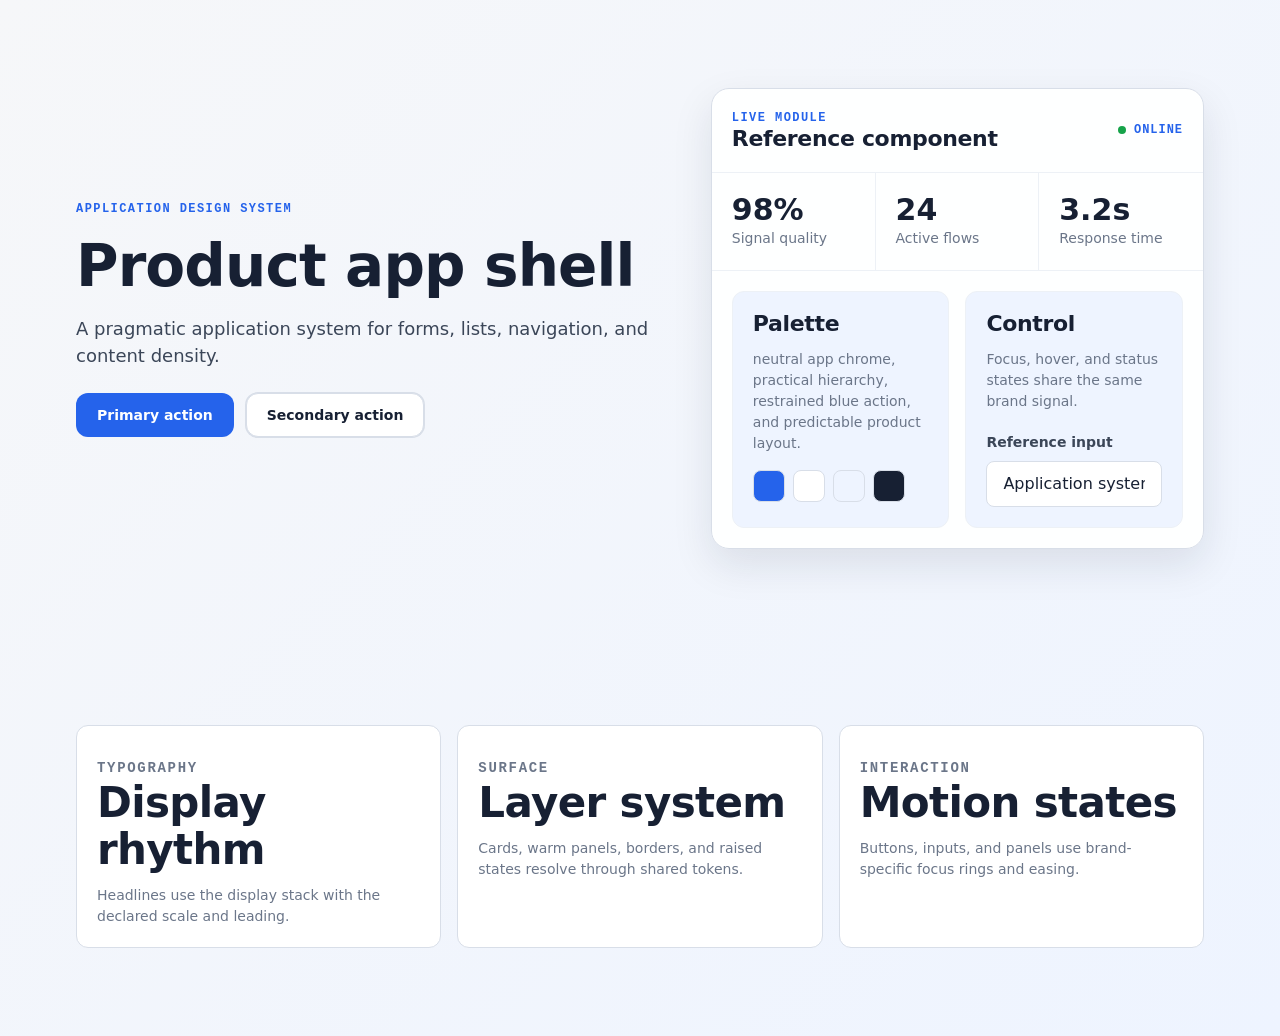
<file: design-systems/application/components.html>
<!doctype html>
<html lang="en">
  <head>
    <meta charset="utf-8" />
    <meta name="viewport" content="width=device-width, initial-scale=1" />
    <title>Application - reference components</title>
    <meta name="description" content="Reference fixture for design-systems/application: neutral app chrome, practical hierarchy, restrained blue action, and predictable product layout." />
    <style>
      :root {
        --bg: #f6f7f9;
        --surface: #ffffff;
        --surface-warm: #eef4ff;
        --fg: #172033;
        --fg-2: #3b4658;
        --muted: #6b7689;
        --meta: #2563eb;
        --border: #d8dee8;
        --border-soft: #edf1f6;
        --accent: #2563eb;
        --accent-on: #ffffff;
        --accent-hover: color-mix(in oklab, var(--accent), black 8%);
        --accent-active: color-mix(in oklab, var(--accent), black 14%);
        --success: #16a34a;
        --warn: #f59e0b;
        --danger: #dc2626;
        --font-display: Inter, system-ui, sans-serif;
        --font-body: Inter, system-ui, sans-serif;
        --font-mono: "SF Mono", ui-monospace, Menlo, monospace;
        --text-xs: 12px;
        --text-sm: 14px;
        --text-base: 16px;
        --text-lg: 18px;
        --text-xl: 22px;
        --text-2xl: 30px;
        --text-3xl: 42px;
        --text-4xl: 58px;
        --leading-body: 1.5;
        --leading-tight: 1.12;
        --tracking-display: -0.015em;
        --space-1: 4px;
        --space-2: 8px;
        --space-3: 12px;
        --space-4: 16px;
        --space-5: 20px;
        --space-6: 24px;
        --space-8: 32px;
        --space-12: 48px;
        --section-y-desktop: 88px;
        --section-y-tablet: 64px;
        --section-y-phone: 44px;
        --radius-sm: 8px;
        --radius-md: 12px;
        --radius-lg: 18px;
        --radius-pill: 9999px;
        --elev-flat: none;
        --elev-ring: 0 0 0 1px var(--border);
        --elev-raised: 0 16px 40px rgba(23, 32, 51, 0.10);
        --focus-ring: 0 0 0 4px rgba(37, 99, 235, 0.22);
        --motion-fast: 140ms;
        --motion-base: 220ms;
        --ease-standard: cubic-bezier(0.2, 0, 0, 1);
        --container-max: 1200px;
        --container-gutter-desktop: 36px;
        --container-gutter-tablet: 24px;
        --container-gutter-phone: 16px;
      }

      *, *::before, *::after { box-sizing: border-box; }
      html, body { margin: 0; padding: 0; }
      body {
        min-height: 100vh;
        background: var(--bg);
        color: var(--fg);
        font-family: var(--font-body);
        font-size: var(--text-base);
        line-height: var(--leading-body);
        -webkit-font-smoothing: antialiased;
      }
      .page { min-height: 100vh; background: linear-gradient(135deg, #f6f7f9 0%, #eef4ff 100%); }
      .container { max-width: var(--container-max); margin-inline: auto; padding-inline: var(--container-gutter-desktop); }
      section { padding-block: var(--section-y-desktop); }
      @media (max-width: 1023px) { .container { padding-inline: var(--container-gutter-tablet); } section { padding-block: var(--section-y-tablet); } }
      @media (max-width: 639px) { .container { padding-inline: var(--container-gutter-phone); } section { padding-block: var(--section-y-phone); } }
      h1, h2, h3, p { margin: 0; }
      h1, h2, h3 { font-family: var(--font-display); line-height: var(--leading-tight); letter-spacing: var(--tracking-display); }
      h1 { max-width: 820px; font-size: var(--text-4xl); font-weight: 760; }
      h2 { font-size: var(--text-3xl); font-weight: 700; }
      h3 { font-size: var(--text-xl); font-weight: 700; }
      .eyebrow { color: var(--meta); font-family: var(--font-mono); font-size: var(--text-xs); font-weight: 700; letter-spacing: 0.12em; text-transform: uppercase; }
      .lead { max-width: 640px; color: var(--fg-2); font-size: var(--text-lg); }
      .hero { display: grid; grid-template-columns: minmax(0, 1.1fr) minmax(320px, 0.9fr); gap: var(--space-8); align-items: center; }
      .stack > * + * { margin-block-start: var(--space-4); }
      .actions { display: flex; flex-wrap: wrap; gap: var(--space-3); margin-block-start: var(--space-6); }
      .btn {
        display: inline-flex; align-items: center; justify-content: center; min-height: 44px; padding: 0 var(--space-5);
        border: 1px solid transparent; border-radius: var(--radius-md); font: 700 var(--text-sm) / 1 var(--font-body);
        color: inherit; text-decoration: none; cursor: pointer; transition: background-color var(--motion-fast) var(--ease-standard), border-color var(--motion-fast) var(--ease-standard), color var(--motion-fast) var(--ease-standard), transform var(--motion-fast) var(--ease-standard), box-shadow var(--motion-fast) var(--ease-standard);
      }
      .btn:focus-visible { outline: none; box-shadow: var(--focus-ring); }
      .btn-primary { background: var(--accent); color: var(--accent-on); }
      .btn-primary:hover { background: var(--accent-hover); transform: translateY(-1px); }
      .btn-secondary { background: var(--surface); color: var(--fg); border-color: var(--border); box-shadow: var(--elev-ring); }
      .btn-secondary:hover { border-color: var(--accent); color: var(--accent); }
      .panel { background: color-mix(in oklab, var(--surface), transparent 4%); border: 1px solid var(--border); border-radius: var(--radius-lg); box-shadow: var(--elev-raised); overflow: hidden; }
      .panel-head { display: flex; justify-content: space-between; align-items: center; gap: var(--space-4); padding: var(--space-5); border-bottom: 1px solid var(--border-soft); }
      .status { display: inline-flex; align-items: center; gap: var(--space-2); color: var(--meta); font: 700 var(--text-xs) / 1 var(--font-mono); text-transform: uppercase; letter-spacing: 0.08em; }
      .status::before { width: 8px; height: 8px; border-radius: var(--radius-pill); background: var(--success); content: ""; }
      .metric-grid { display: grid; grid-template-columns: repeat(3, minmax(0, 1fr)); border-bottom: 1px solid var(--border-soft); }
      .metric { padding: var(--space-5); border-right: 1px solid var(--border-soft); }
      .metric:last-child { border-right: 0; }
      .metric strong { display: block; font-family: var(--font-display); font-size: var(--text-2xl); line-height: var(--leading-tight); }
      .metric span { color: var(--muted); font-size: var(--text-sm); }
      .card-row { display: grid; grid-template-columns: 1fr 1fr; gap: var(--space-4); padding: var(--space-5); }
      .mini-card { min-height: 148px; padding: var(--space-5); border: 1px solid var(--border-soft); border-radius: var(--radius-md); background: var(--surface-warm); }
      .mini-card p, .tile p { color: var(--muted); font-size: var(--text-sm); margin-block-start: var(--space-3); }
      .swatches { display: flex; gap: var(--space-2); margin-block-start: var(--space-4); }
      .swatch { width: 32px; height: 32px; border-radius: var(--radius-sm); border: 1px solid var(--border); }
      .swatch.accent { background: var(--accent); } .swatch.surface { background: var(--surface); } .swatch.warm { background: var(--surface-warm); } .swatch.fg { background: var(--fg); }
      .field { display: grid; gap: var(--space-2); margin-block-start: var(--space-5); }
      label { color: var(--fg-2); font-size: var(--text-sm); font-weight: 700; }
      input { width: 100%; min-height: 46px; padding: 0 var(--space-4); border: 1px solid var(--border); border-radius: var(--radius-sm); background: var(--surface); color: var(--fg); font: inherit; }
      input:focus { outline: none; box-shadow: var(--focus-ring); border-color: var(--accent); }
      .lower { display: grid; grid-template-columns: repeat(3, minmax(0, 1fr)); gap: var(--space-4); }
      .tile { padding: var(--space-5); border: 1px solid var(--border); border-radius: var(--radius-md); background: var(--surface); }
      @media (max-width: 860px) { .hero, .lower { grid-template-columns: 1fr; } .metric-grid, .card-row { grid-template-columns: 1fr; } .metric { border-right: 0; border-bottom: 1px solid var(--border-soft); } .metric:last-child { border-bottom: 0; } }
    </style>
  </head>
  <body>
    <main class="page">
      <section>
        <div class="container hero">
          <div class="stack">
            <p class="eyebrow">Application design system</p>
            <h1>Product app shell</h1>
            <p class="lead">A pragmatic application system for forms, lists, navigation, and content density.</p>
            <div class="actions" aria-label="Reference actions">
              <a class="btn btn-primary" href="#">Primary action</a>
              <a class="btn btn-secondary" href="#">Secondary action</a>
            </div>
          </div>
          <article class="panel" aria-label="Application component preview">
            <div class="panel-head"><div><p class="eyebrow">Live module</p><h3>Reference component</h3></div><span class="status">online</span></div>
            <div class="metric-grid"><div class="metric"><strong>98%</strong><span>Signal quality</span></div><div class="metric"><strong>24</strong><span>Active flows</span></div><div class="metric"><strong>3.2s</strong><span>Response time</span></div></div>
            <div class="card-row">
              <div class="mini-card"><h3>Palette</h3><p>neutral app chrome, practical hierarchy, restrained blue action, and predictable product layout.</p><div class="swatches" aria-label="Token swatches"><span class="swatch accent"></span><span class="swatch surface"></span><span class="swatch warm"></span><span class="swatch fg"></span></div></div>
              <div class="mini-card"><h3>Control</h3><p>Focus, hover, and status states share the same brand signal.</p><div class="field"><label for="application-input">Reference input</label><input id="application-input" value="Application system token" /></div></div>
            </div>
          </article>
        </div>
      </section>
      <section><div class="container lower"><article class="tile"><p class="eyebrow">Typography</p><h2>Display rhythm</h2><p>Headlines use the display stack with the declared scale and leading.</p></article><article class="tile"><p class="eyebrow">Surface</p><h2>Layer system</h2><p>Cards, warm panels, borders, and raised states resolve through shared tokens.</p></article><article class="tile"><p class="eyebrow">Interaction</p><h2>Motion states</h2><p>Buttons, inputs, and panels use brand-specific focus rings and easing.</p></article></div></section>
    </main>
  </body>
</html>
</file>
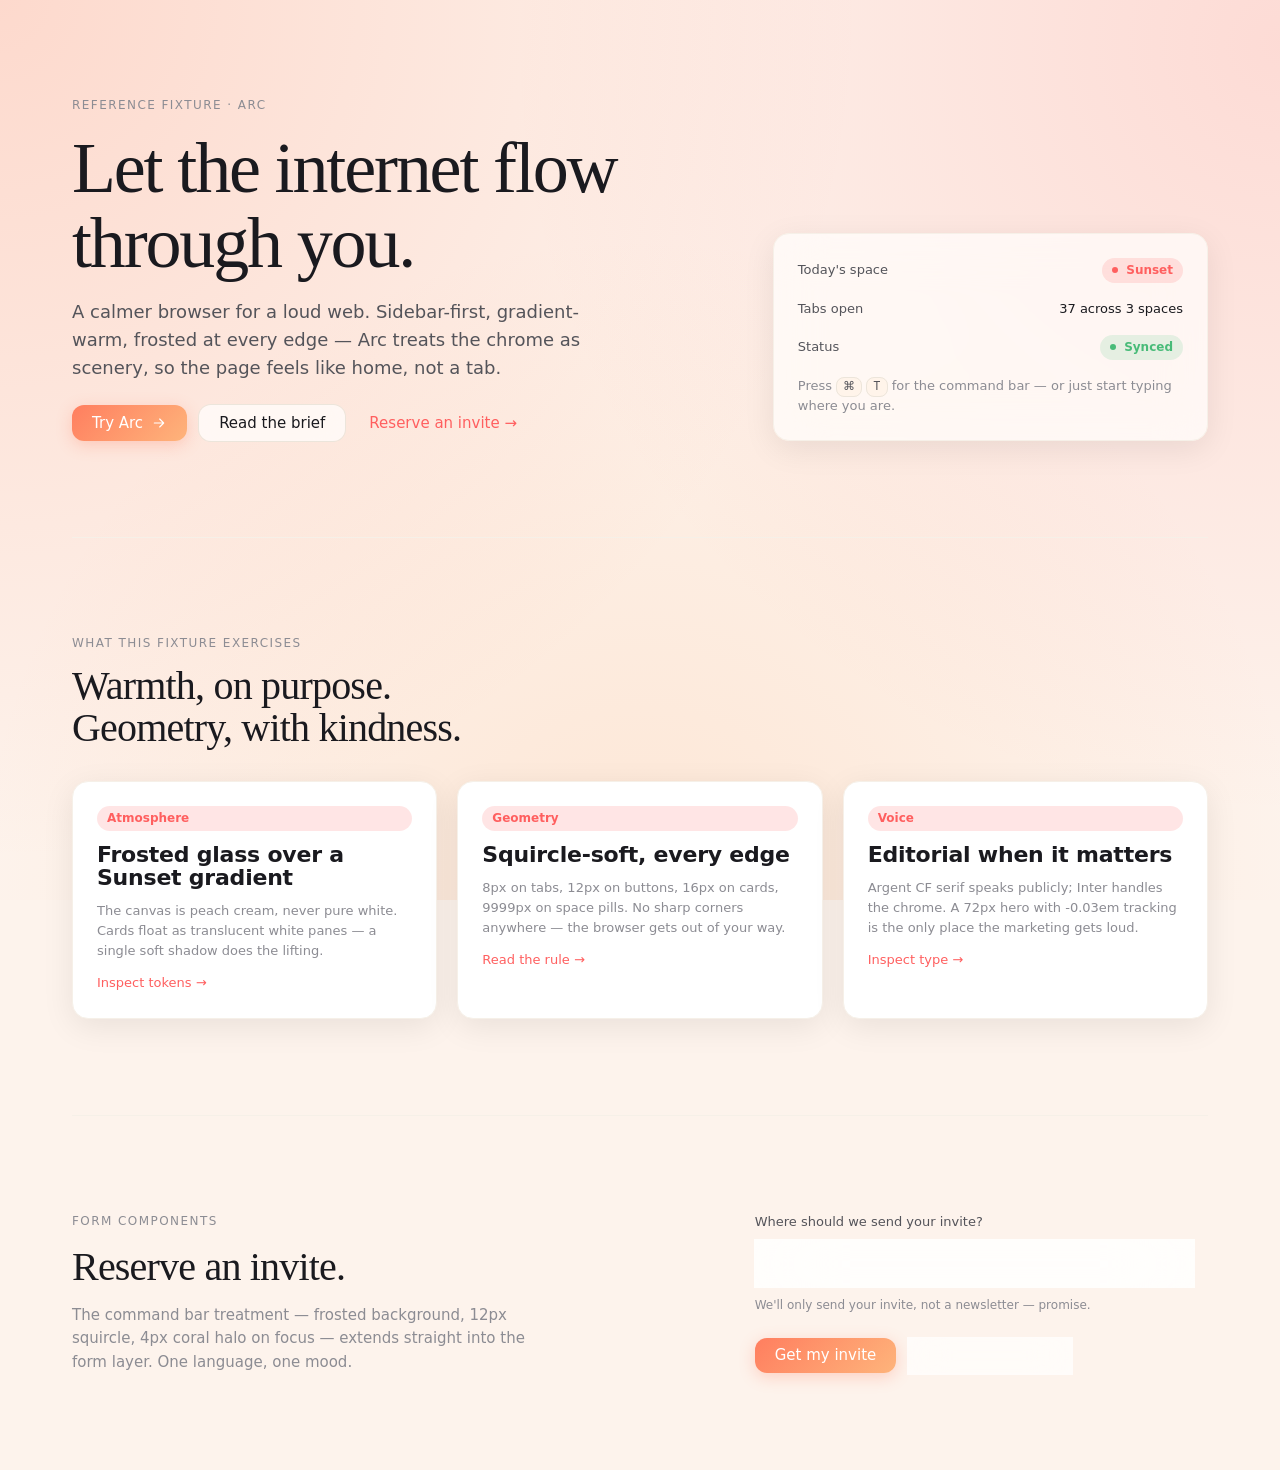
<file: design-systems/arc/components.html>
<!doctype html>
<html lang="en">
  <head>
    <meta charset="utf-8" />
    <meta name="viewport" content="width=device-width, initial-scale=1" />
    <title>Arc — reference components</title>
    <meta
      name="description"
      content="Reference fixture for design-systems/arc. Frosted glass over a peach-coral
        Sunset gradient, squircle-soft radii, editorial Argent CF serif for the hero,
        Inter for product chrome."
    />

    <style>
      :root {
        --bg: #fdf3ec;
        --surface: #ffffff;
        --surface-warm: #fff4ea;

        --fg: #1a1a1f;
        --fg-2: #54545a;
        --muted: #8c8c93;
        --meta: var(--muted);

        --border: #ece5db;
        --border-soft: #f6f0e8;

        --accent: #ff5f5f;
        --accent-on: #ffffff;
        --accent-hover: color-mix(in oklab, var(--accent), black 8%);
        --accent-active: color-mix(in oklab, var(--accent), black 14%);

        --success: #48bb78;
        --warn: #f6ad55;
        --danger: #f56565;

        --font-display: "Argent CF", "Source Serif Pro", Georgia, serif;
        --font-body: "Inter", system-ui, -apple-system, BlinkMacSystemFont, sans-serif;
        --font-mono: "Berkeley Mono", ui-monospace, Menlo, Consolas, monospace;

        --text-xs: 12px;
        --text-sm: 13px;
        --text-base: 15px;
        --text-lg: 18px;
        --text-xl: 22px;
        --text-2xl: 32px;
        --text-3xl: 40px;
        --text-4xl: 72px;

        --leading-body: 1.55;
        --leading-tight: 1.05;
        --tracking-display: -0.03em;

        --space-1: 4px;
        --space-2: 8px;
        --space-3: 12px;
        --space-4: 16px;
        --space-5: 20px;
        --space-6: 24px;
        --space-8: 32px;
        --space-12: 48px;

        --section-y-desktop: 96px;
        --section-y-tablet: 64px;
        --section-y-phone: 48px;

        --radius-sm: 8px;
        --radius-md: 12px;
        --radius-lg: 16px;
        --radius-pill: 9999px;

        --elev-flat: none;
        --elev-ring: 0 0 0 1px var(--border);
        --elev-raised: 0 8px 32px rgba(0, 0, 0, 0.08);

        --focus-ring: 0 0 0 4px color-mix(in oklab, var(--accent), transparent 80%);

        --motion-fast: 200ms;
        --motion-base: 320ms;
        --ease-standard: cubic-bezier(0.32, 0.72, 0, 1);

        --container-max: 1200px;
        --container-gutter-desktop: 32px;
        --container-gutter-tablet: 24px;
        --container-gutter-phone: 16px;
      }

      /* ─── Reset ─────────────────────────────────────────────── */
      *, *::before, *::after { box-sizing: border-box; }
      html, body { margin: 0; padding: 0; }
      body {
        background: var(--bg);
        background-image:
          radial-gradient(circle at 0% 0%, rgba(255, 126, 95, 0.22), transparent 55%),
          radial-gradient(circle at 100% 5%, rgba(255, 95, 95, 0.16), transparent 50%),
          radial-gradient(circle at 50% 100%, rgba(254, 180, 123, 0.20), transparent 60%);
        background-attachment: fixed;
        color: var(--fg);
        font-family: var(--font-body);
        font-size: var(--text-base);
        line-height: var(--leading-body);
        -webkit-font-smoothing: antialiased;
      }

      /* ─── Layout ─────────────────────────────────────────────── */
      .container { max-width: var(--container-max); margin-inline: auto; padding-inline: var(--container-gutter-desktop); }
      section { padding-block: var(--section-y-desktop); }
      section + section { border-top: 1px solid var(--border-soft); }
      @media (max-width: 1023px) {
        .container { padding-inline: var(--container-gutter-tablet); }
        section { padding-block: var(--section-y-tablet); }
      }
      @media (max-width: 639px) {
        .container { padding-inline: var(--container-gutter-phone); }
        section { padding-block: var(--section-y-phone); }
      }

      /* ─── Typography — editorial serif hero, sans-only product ─ */
      h1, h2, h3 { margin: 0; line-height: var(--leading-tight); }
      h1 {
        font-family: var(--font-display);   /* Argent CF — marketing only */
        font-weight: 400;                    /* Editorial serif: weight stays calm */
        font-size: var(--text-4xl);
        letter-spacing: var(--tracking-display);
      }
      h2 {
        font-family: var(--font-display);   /* Section titles also Argent CF */
        font-weight: 400;
        font-size: var(--text-3xl);
        letter-spacing: -0.02em;
      }
      h3 {
        font-family: var(--font-body);      /* Inter for in-product hierarchy */
        font-weight: 600;
        font-size: var(--text-xl);
        letter-spacing: -0.01em;
      }
      p { margin: 0; }
      .lead {
        font-size: var(--text-lg);
        color: var(--fg-2);
        line-height: var(--leading-body);
      }
      .body-muted { color: var(--muted); }
      .body-sm { font-size: var(--text-sm); }
      .body-fg2 { color: var(--fg-2); }
      .eyebrow {
        font-family: var(--font-body);
        font-size: var(--text-xs);
        color: var(--muted);
        text-transform: uppercase;
        letter-spacing: 0.12em;
        font-weight: 500;
      }
      .stack-3 > * + * { margin-block-start: var(--space-3); }
      .stack-4 > * + * { margin-block-start: var(--space-4); }
      .stack-6 > * + * { margin-block-start: var(--space-6); }

      /* ─── Buttons — Sunset gradient on primary, glass on secondary ─ */
      .btn {
        display: inline-flex;
        align-items: center;
        gap: var(--space-2);
        padding: 10px 20px;
        border-radius: var(--radius-md);   /* 12px — squircle-soft */
        font-family: var(--font-body);
        font-size: var(--text-base);
        font-weight: 500;
        line-height: 1;
        cursor: pointer;
        border: none;
        text-decoration: none;
        transition:
          box-shadow var(--motion-fast) var(--ease-standard),
          transform var(--motion-fast) var(--ease-standard),
          background-color var(--motion-fast) var(--ease-standard);
      }
      .btn:focus-visible { outline: none; box-shadow: var(--focus-ring); }
      .btn:active { transform: translateY(0); }

      /* Primary: the Sunset gradient — peach (#ff7e5f) to soft coral (#feb47b) */
      .btn-primary {
        background: linear-gradient(135deg, #ff7e5f 0%, #feb47b 100%);
        color: #ffffff;
        box-shadow: 0 4px 16px rgba(255, 127, 95, 0.30);
      }
      .btn-primary:hover {
        box-shadow: 0 8px 24px rgba(255, 127, 95, 0.40);
        transform: translateY(-1px);
      }

      /* Secondary: frosted glass — translucent white over the gradient backdrop */
      .btn-secondary {
        background: rgba(255, 255, 255, 0.72);
        -webkit-backdrop-filter: blur(20px) saturate(180%);
        backdrop-filter: blur(20px) saturate(180%);
        color: var(--fg);
        box-shadow: var(--elev-ring);
      }
      .btn-secondary:hover {
        background: rgba(255, 255, 255, 0.88);
      }

      /* Subtle: theme-tinted ghost (DESIGN.md §4) */
      .btn-subtle {
        background: transparent;
        color: var(--accent);
        padding-inline: var(--space-3);
      }
      .btn-subtle:hover { background: color-mix(in oklab, var(--accent), transparent 90%); }

      /* ─── Inputs — command-bar feel ──────────────────────────── */
      .field { display: flex; flex-direction: column; gap: var(--space-2); }
      .field label { font-size: var(--text-sm); font-weight: 500; color: var(--fg-2); }
      .field input {
        padding: 14px 18px;
        border-radius: var(--radius-md);
        border: 1px solid var(--border);
        background: rgba(255, 255, 255, 0.85);
        -webkit-backdrop-filter: blur(40px);
        backdrop-filter: blur(40px);
        color: var(--fg);
        font-family: var(--font-body);
        font-size: var(--text-base);
        outline: none;
        transition:
          border-color var(--motion-fast) var(--ease-standard),
          box-shadow var(--motion-fast) var(--ease-standard);
      }
      .field input:focus-visible {
        border-color: color-mix(in oklab, var(--accent), white 30%);
        box-shadow: var(--focus-ring);
      }
      .field input::placeholder { color: var(--muted); }
      .field-help { font-size: var(--text-xs); color: var(--muted); }

      /* ─── Cards — frosted panes, long-throw soft shadow ─────── */
      .card {
        background: var(--surface);
        border: 1px solid var(--border-soft);
        border-radius: var(--radius-lg);   /* 16px — squircle-soft pane */
        padding: var(--space-6);
        display: flex;
        flex-direction: column;
        gap: var(--space-3);
        box-shadow: var(--elev-raised);
        transition:
          transform var(--motion-base) var(--ease-standard),
          box-shadow var(--motion-base) var(--ease-standard);
      }
      .card:hover {
        transform: translateY(-2px);
        box-shadow: 0 16px 40px rgba(0, 0, 0, 0.10);
      }

      /* ─── Pills — theme color at 16% alpha ──────────────────── */
      .pill {
        display: inline-flex; align-items: center; gap: var(--space-2);
        padding: 4px 10px;
        border-radius: var(--radius-pill);
        font-size: var(--text-xs);
        font-weight: 600;
        line-height: 1.4;
        background: color-mix(in oklab, var(--accent), transparent 84%);
        color: var(--accent);
      }
      .pill-success {
        background: color-mix(in oklab, var(--success), transparent 86%);
        color: var(--success);
      }
      .pill-dot { width: 6px; height: 6px; border-radius: 50%; background: currentColor; }

      /* ─── Hero meta panel — warm-inset frosted aside ─────────── */
      .hero-meta {
        display: flex; flex-direction: column; gap: var(--space-4);
        padding: var(--space-6);
        border: 1px solid var(--border-soft);
        border-radius: var(--radius-lg);
        background: rgba(255, 255, 255, 0.70);
        -webkit-backdrop-filter: blur(24px) saturate(180%);
        backdrop-filter: blur(24px) saturate(180%);
        box-shadow: var(--elev-raised);
      }
      .hero-meta-row { display: flex; align-items: center; justify-content: space-between; gap: var(--space-3); }

      /* ─── Links & kbd ─────────────────────────────────────────── */
      a { color: var(--accent); text-decoration: none; transition: color var(--motion-fast) var(--ease-standard); }
      a:hover { color: var(--accent-hover); text-decoration: underline; text-underline-offset: 3px; }
      kbd {
        font-family: var(--font-mono); font-size: var(--text-xs);
        padding: 2px 6px; border-radius: var(--radius-sm);
        border: 1px solid var(--border);
        background: var(--surface-warm);
        color: var(--fg-2);
      }

      /* ─── Layout helpers ────────────────────────────────────── */
      .hero-grid {
        display: grid;
        grid-template-columns: 1.5fr 1fr;
        gap: var(--space-12);
        align-items: end;
      }
      @media (max-width: 1023px) {
        .hero-grid { grid-template-columns: 1fr; gap: var(--space-8); align-items: stretch; }
      }
      .hero-actions { display: flex; gap: var(--space-3); margin-block-start: var(--space-6); flex-wrap: wrap; }
      .features-grid {
        display: grid;
        grid-template-columns: repeat(3, 1fr);
        gap: var(--space-5);
      }
      @media (max-width: 1023px) { .features-grid { grid-template-columns: 1fr 1fr; } }
      @media (max-width: 639px)  { .features-grid { grid-template-columns: 1fr; } }
      .form-row { display: grid; grid-template-columns: 1.4fr 1fr; gap: var(--space-12); align-items: start; }
      @media (max-width: 1023px) { .form-row { grid-template-columns: 1fr; } }
      .form { display: flex; flex-direction: column; gap: var(--space-4); max-width: 440px; }
      .form-actions { display: flex; gap: var(--space-3); margin-block-start: var(--space-2); flex-wrap: wrap; }
      .icon { width: 16px; height: 16px; flex-shrink: 0; }
    </style>
  </head>
  <body>
    <main class="container">
      <section data-od-id="hero">
        <div class="hero-grid">
          <div class="stack-4">
            <p class="eyebrow">Reference fixture · arc</p>
            <h1>Let the internet flow through you.</h1>
            <p class="lead" style="max-width: 48ch">
              A calmer browser for a loud web. Sidebar-first, gradient-warm, frosted at every
              edge — Arc treats the chrome as scenery, so the page feels like home, not a tab.
            </p>
            <div class="hero-actions">
              <a href="./tokens.css" class="btn btn-primary">
                Try Arc
                <svg class="icon" viewBox="0 0 24 24" fill="none"
                  stroke="currentColor" stroke-width="1.75"
                  stroke-linecap="round" stroke-linejoin="round"
                  aria-hidden="true"><path d="M5 12h14M13 6l6 6-6 6"/></svg>
              </a>
              <a href="./DESIGN.md" class="btn btn-secondary">Read the brief</a>
              <a href="#form" class="btn btn-subtle">Reserve an invite →</a>
            </div>
          </div>
          <aside class="hero-meta" aria-label="System status">
            <div class="hero-meta-row">
              <span class="body-sm body-fg2">Today's space</span>
              <span class="pill">
                <span class="pill-dot" aria-hidden="true"></span>
                Sunset
              </span>
            </div>
            <div class="hero-meta-row">
              <span class="body-sm body-fg2">Tabs open</span>
              <span class="body-sm" style="font-variant-numeric: tabular-nums">37 across 3 spaces</span>
            </div>
            <div class="hero-meta-row">
              <span class="body-sm body-fg2">Status</span>
              <span class="pill pill-success">
                <span class="pill-dot" aria-hidden="true"></span>
                Synced
              </span>
            </div>
            <p class="body-sm body-muted">
              Press <kbd>⌘</kbd> <kbd>T</kbd> for the command bar — or just start typing where you are.
            </p>
          </aside>
        </div>
      </section>

      <section data-od-id="features">
        <div class="stack-3">
          <p class="eyebrow">What this fixture exercises</p>
          <h2 style="max-width: 22ch">Warmth, on purpose. Geometry, with kindness.</h2>
        </div>
        <div class="features-grid" style="margin-block-start: var(--space-8)">
          <article class="card">
            <span class="pill" aria-hidden="true">Atmosphere</span>
            <h3>Frosted glass over a Sunset gradient</h3>
            <p class="body-muted body-sm">
              The canvas is peach cream, never pure white. Cards float as translucent
              white panes — a single soft shadow does the lifting.
            </p>
            <a href="./tokens.css" class="body-sm">Inspect tokens →</a>
          </article>
          <article class="card">
            <span class="pill" aria-hidden="true">Geometry</span>
            <h3>Squircle-soft, every edge</h3>
            <p class="body-muted body-sm">
              8px on tabs, 12px on buttons, 16px on cards, 9999px on space pills.
              No sharp corners anywhere — the browser gets out of your way.
            </p>
            <a href="./DESIGN.md" class="body-sm">Read the rule →</a>
          </article>
          <article class="card">
            <span class="pill" aria-hidden="true">Voice</span>
            <h3>Editorial when it matters</h3>
            <p class="body-muted body-sm">
              Argent CF serif speaks publicly; Inter handles the chrome. A 72px hero
              with -0.03em tracking is the only place the marketing gets loud.
            </p>
            <a href="./tokens.css" class="body-sm">Inspect type →</a>
          </article>
        </div>
      </section>

      <section data-od-id="form" id="form">
        <div class="form-row">
          <div class="stack-4">
            <p class="eyebrow">Form components</p>
            <h2>Reserve an invite.</h2>
            <p class="body-muted" style="max-width: 48ch">
              The command bar treatment — frosted background, 12px squircle, 4px coral
              halo on focus — extends straight into the form layer. One language, one mood.
            </p>
          </div>
          <form class="form" onsubmit="event.preventDefault();">
            <div class="field">
              <label for="email">Where should we send your invite?</label>
              <input id="email" type="email" placeholder="you@thebrowser.company" autocomplete="email" required />
              <p class="field-help">We'll only send your invite, not a newsletter — promise.</p>
            </div>
            <div class="form-actions">
              <button type="submit" class="btn btn-primary">Get my invite</button>
              <button type="button" class="btn btn-secondary">Watch the demo</button>
            </div>
          </form>
        </div>
      </section>
    </main>
  </body>
</html>
</file>
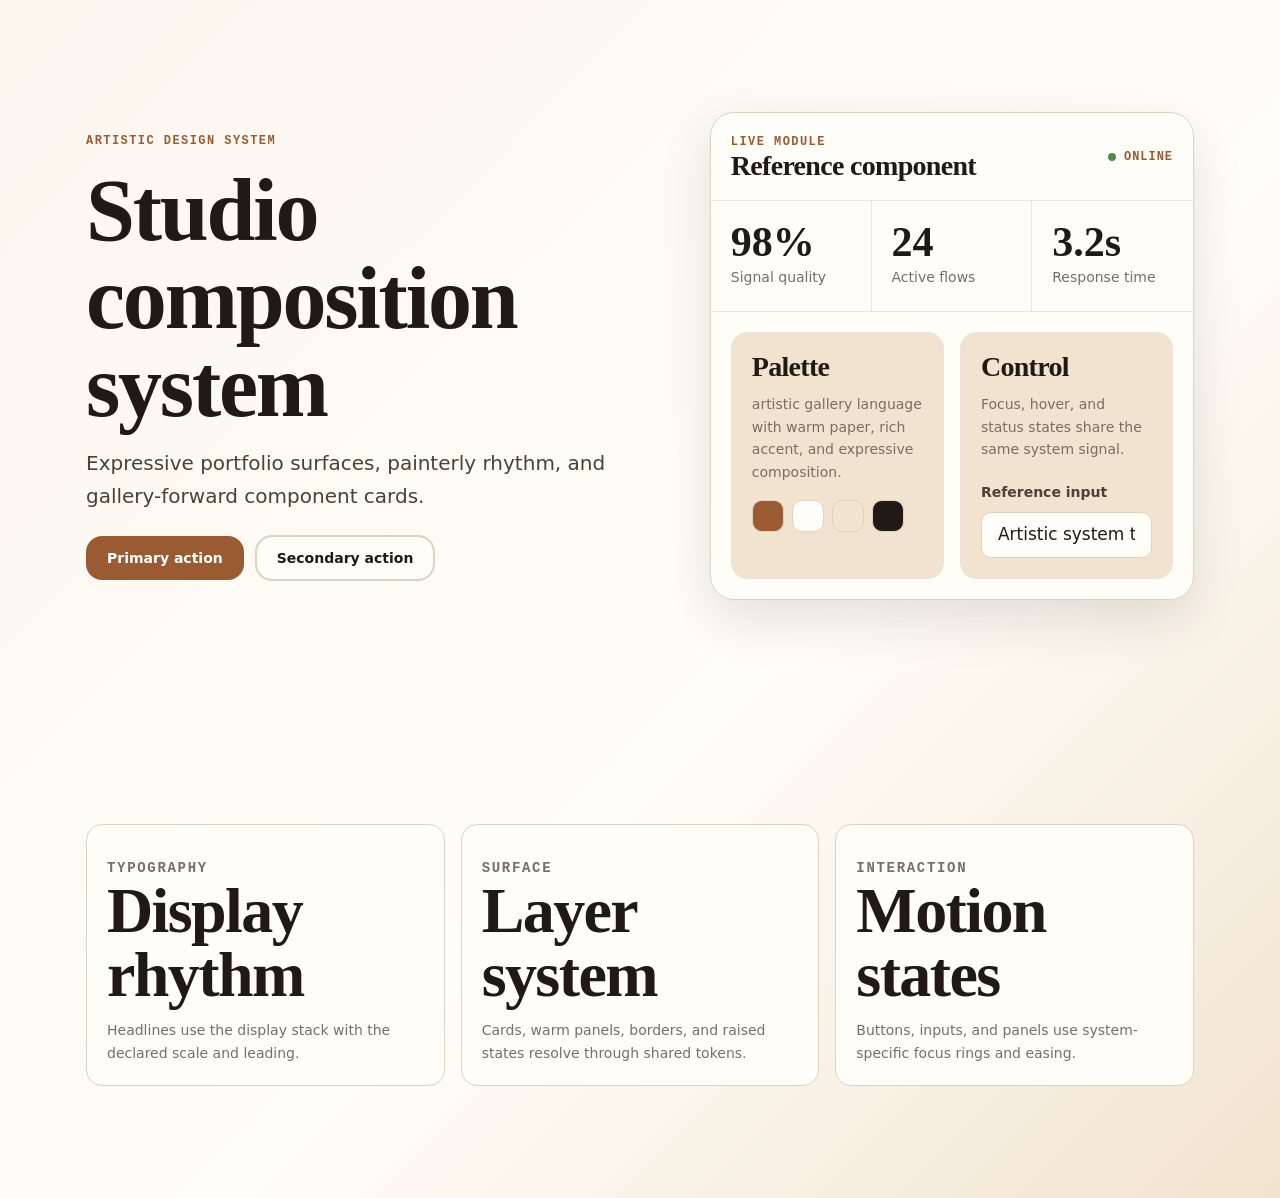
<file: design-systems/artistic/components.html>
<!doctype html>
<html lang="en">
  <head>
    <meta charset="utf-8" />
    <meta name="viewport" content="width=device-width, initial-scale=1" />
    <title>Artistic - reference components</title>
    <meta name="description" content="Reference fixture for design-systems/artistic: artistic gallery language with warm paper, rich accent, and expressive composition." />
    <style>
      :root {
        --bg: #fbf6ee;
        --surface: #fffdf8;
        --surface-warm: #f1e3cf;
        --fg: #201914;
        --fg-2: #4c4037;
        --muted: #7a6d63;
        --meta: #9b5b32;
        --border: #ded2c3;
        --border-soft: #eee4d7;
        --accent: #9b5b32;
        --accent-on: #ffffff;
        --accent-hover: color-mix(in oklab, var(--accent), black 8%);
        --accent-active: color-mix(in oklab, var(--accent), black 14%);
        --success: #4f8a4f;
        --warn: #c9822f;
        --danger: #b33a3a;
        --font-display: Georgia, "Times New Roman", serif;
        --font-body: Inter, system-ui, sans-serif;
        --font-mono: "SF Mono", ui-monospace, Menlo, monospace;
        --text-xs: 12px;
        --text-sm: 14px;
        --text-base: 17px;
        --text-lg: 20px;
        --text-xl: 28px;
        --text-2xl: 42px;
        --text-3xl: 64px;
        --text-4xl: 88px;
        --leading-body: 1.62;
        --leading-tight: 1;
        --tracking-display: -0.025em;
        --space-1: 4px;
        --space-2: 8px;
        --space-3: 12px;
        --space-4: 16px;
        --space-5: 20px;
        --space-6: 24px;
        --space-8: 32px;
        --space-12: 48px;
        --section-y-desktop: 112px;
        --section-y-tablet: 80px;
        --section-y-phone: 56px;
        --radius-sm: 10px;
        --radius-md: 16px;
        --radius-lg: 24px;
        --radius-pill: 9999px;
        --elev-flat: none;
        --elev-ring: 0 0 0 1px var(--border);
        --elev-raised: 0 20px 52px rgba(32, 25, 20, 0.12);
        --focus-ring: 0 0 0 4px rgba(155, 91, 50, 0.24);
        --motion-fast: 150ms;
        --motion-base: 240ms;
        --ease-standard: cubic-bezier(0.2, 0, 0, 1);
        --container-max: 1180px;
        --container-gutter-desktop: 36px;
        --container-gutter-tablet: 24px;
        --container-gutter-phone: 16px;
      }

      *, *::before, *::after { box-sizing: border-box; }
      html, body { margin: 0; padding: 0; }
      body { min-height: 100vh; background: var(--bg); color: var(--fg); font-family: var(--font-body); font-size: var(--text-base); line-height: var(--leading-body); -webkit-font-smoothing: antialiased; }
      .page { min-height: 100vh; background: linear-gradient(135deg, #fbf6ee 0%, #fffdf8 58%, #f1e3cf 100%); }
      .container { max-width: var(--container-max); margin-inline: auto; padding-inline: var(--container-gutter-desktop); }
      section { padding-block: var(--section-y-desktop); }
      @media (max-width: 1023px) { .container { padding-inline: var(--container-gutter-tablet); } section { padding-block: var(--section-y-tablet); } }
      @media (max-width: 639px) { .container { padding-inline: var(--container-gutter-phone); } section { padding-block: var(--section-y-phone); } }
      h1, h2, h3, p { margin: 0; }
      h1, h2, h3 { font-family: var(--font-display); line-height: var(--leading-tight); letter-spacing: var(--tracking-display); }
      h1 { max-width: 840px; font-size: var(--text-4xl); font-weight: 760; }
      h2 { font-size: var(--text-3xl); font-weight: 700; }
      h3 { font-size: var(--text-xl); font-weight: 700; }
      .eyebrow { color: var(--meta); font-family: var(--font-mono); font-size: var(--text-xs); font-weight: 700; letter-spacing: 0.12em; text-transform: uppercase; }
      .lead { max-width: 640px; color: var(--fg-2); font-size: var(--text-lg); }
      .hero { display: grid; grid-template-columns: minmax(0, 1.1fr) minmax(320px, 0.9fr); gap: var(--space-8); align-items: center; }
      .stack > * + * { margin-block-start: var(--space-4); }
      .actions { display: flex; flex-wrap: wrap; gap: var(--space-3); margin-block-start: var(--space-6); }
      .btn { display: inline-flex; align-items: center; justify-content: center; min-height: 44px; padding: 0 var(--space-5); border: 1px solid transparent; border-radius: var(--radius-md); font: 700 var(--text-sm) / 1 var(--font-body); color: inherit; text-decoration: none; cursor: pointer; transition: background-color var(--motion-fast) var(--ease-standard), border-color var(--motion-fast) var(--ease-standard), color var(--motion-fast) var(--ease-standard), transform var(--motion-fast) var(--ease-standard), box-shadow var(--motion-fast) var(--ease-standard); }
      .btn:focus-visible { outline: none; box-shadow: var(--focus-ring); }
      .btn-primary { background: var(--accent); color: var(--accent-on); }
      .btn-primary:hover { background: var(--accent-hover); transform: translateY(-1px); }
      .btn-secondary { background: var(--surface); color: var(--fg); border-color: var(--border); box-shadow: var(--elev-ring); }
      .btn-secondary:hover { border-color: var(--accent); color: var(--accent); }
      .panel { background: color-mix(in oklab, var(--surface), transparent 4%); border: 1px solid var(--border); border-radius: var(--radius-lg); box-shadow: var(--elev-raised); overflow: hidden; }
      .panel-head { display: flex; justify-content: space-between; align-items: center; gap: var(--space-4); padding: var(--space-5); border-bottom: 1px solid var(--border-soft); }
      .status { display: inline-flex; align-items: center; gap: var(--space-2); color: var(--meta); font: 700 var(--text-xs) / 1 var(--font-mono); text-transform: uppercase; letter-spacing: 0.08em; }
      .status::before { width: 8px; height: 8px; border-radius: var(--radius-pill); background: var(--success); content: ""; }
      .metric-grid { display: grid; grid-template-columns: repeat(3, minmax(0, 1fr)); border-bottom: 1px solid var(--border-soft); }
      .metric { padding: var(--space-5); border-right: 1px solid var(--border-soft); }
      .metric:last-child { border-right: 0; }
      .metric strong { display: block; font-family: var(--font-display); font-size: var(--text-2xl); line-height: var(--leading-tight); }
      .metric span { color: var(--muted); font-size: var(--text-sm); }
      .card-row { display: grid; grid-template-columns: 1fr 1fr; gap: var(--space-4); padding: var(--space-5); }
      .mini-card { min-height: 148px; padding: var(--space-5); border: 1px solid var(--border-soft); border-radius: var(--radius-md); background: var(--surface-warm); }
      .mini-card p, .tile p { color: var(--muted); font-size: var(--text-sm); margin-block-start: var(--space-3); }
      .swatches { display: flex; gap: var(--space-2); margin-block-start: var(--space-4); }
      .swatch { width: 32px; height: 32px; border-radius: var(--radius-sm); border: 1px solid var(--border); }
      .swatch.accent { background: var(--accent); } .swatch.surface { background: var(--surface); } .swatch.warm { background: var(--surface-warm); } .swatch.fg { background: var(--fg); }
      .field { display: grid; gap: var(--space-2); margin-block-start: var(--space-5); }
      label { color: var(--fg-2); font-size: var(--text-sm); font-weight: 700; }
      input { width: 100%; min-height: 46px; padding: 0 var(--space-4); border: 1px solid var(--border); border-radius: var(--radius-sm); background: var(--surface); color: var(--fg); font: inherit; }
      input:focus { outline: none; box-shadow: var(--focus-ring); border-color: var(--accent); }
      .lower { display: grid; grid-template-columns: repeat(3, minmax(0, 1fr)); gap: var(--space-4); }
      .tile { padding: var(--space-5); border: 1px solid var(--border); border-radius: var(--radius-md); background: var(--surface); }
      @media (max-width: 860px) { .hero, .lower { grid-template-columns: 1fr; } .metric-grid, .card-row { grid-template-columns: 1fr; } .metric { border-right: 0; border-bottom: 1px solid var(--border-soft); } .metric:last-child { border-bottom: 0; } }
    </style>
  </head>
  <body>
    <main class="page">
      <section>
        <div class="container hero">
          <div class="stack">
            <p class="eyebrow">Artistic design system</p>
            <h1>Studio composition system</h1>
            <p class="lead">Expressive portfolio surfaces, painterly rhythm, and gallery-forward component cards.</p>
            <div class="actions" aria-label="Reference actions"><a class="btn btn-primary" href="#">Primary action</a><a class="btn btn-secondary" href="#">Secondary action</a></div>
          </div>
          <article class="panel" aria-label="Artistic component preview">
            <div class="panel-head"><div><p class="eyebrow">Live module</p><h3>Reference component</h3></div><span class="status">online</span></div>
            <div class="metric-grid"><div class="metric"><strong>98%</strong><span>Signal quality</span></div><div class="metric"><strong>24</strong><span>Active flows</span></div><div class="metric"><strong>3.2s</strong><span>Response time</span></div></div>
            <div class="card-row"><div class="mini-card"><h3>Palette</h3><p>artistic gallery language with warm paper, rich accent, and expressive composition.</p><div class="swatches" aria-label="Token swatches"><span class="swatch accent"></span><span class="swatch surface"></span><span class="swatch warm"></span><span class="swatch fg"></span></div></div><div class="mini-card"><h3>Control</h3><p>Focus, hover, and status states share the same system signal.</p><div class="field"><label for="artistic-input">Reference input</label><input id="artistic-input" value="Artistic system token" /></div></div></div>
          </article>
        </div>
      </section>
      <section><div class="container lower"><article class="tile"><p class="eyebrow">Typography</p><h2>Display rhythm</h2><p>Headlines use the display stack with the declared scale and leading.</p></article><article class="tile"><p class="eyebrow">Surface</p><h2>Layer system</h2><p>Cards, warm panels, borders, and raised states resolve through shared tokens.</p></article><article class="tile"><p class="eyebrow">Interaction</p><h2>Motion states</h2><p>Buttons, inputs, and panels use system-specific focus rings and easing.</p></article></div></section>
    </main>
  </body>
</html>
</file>
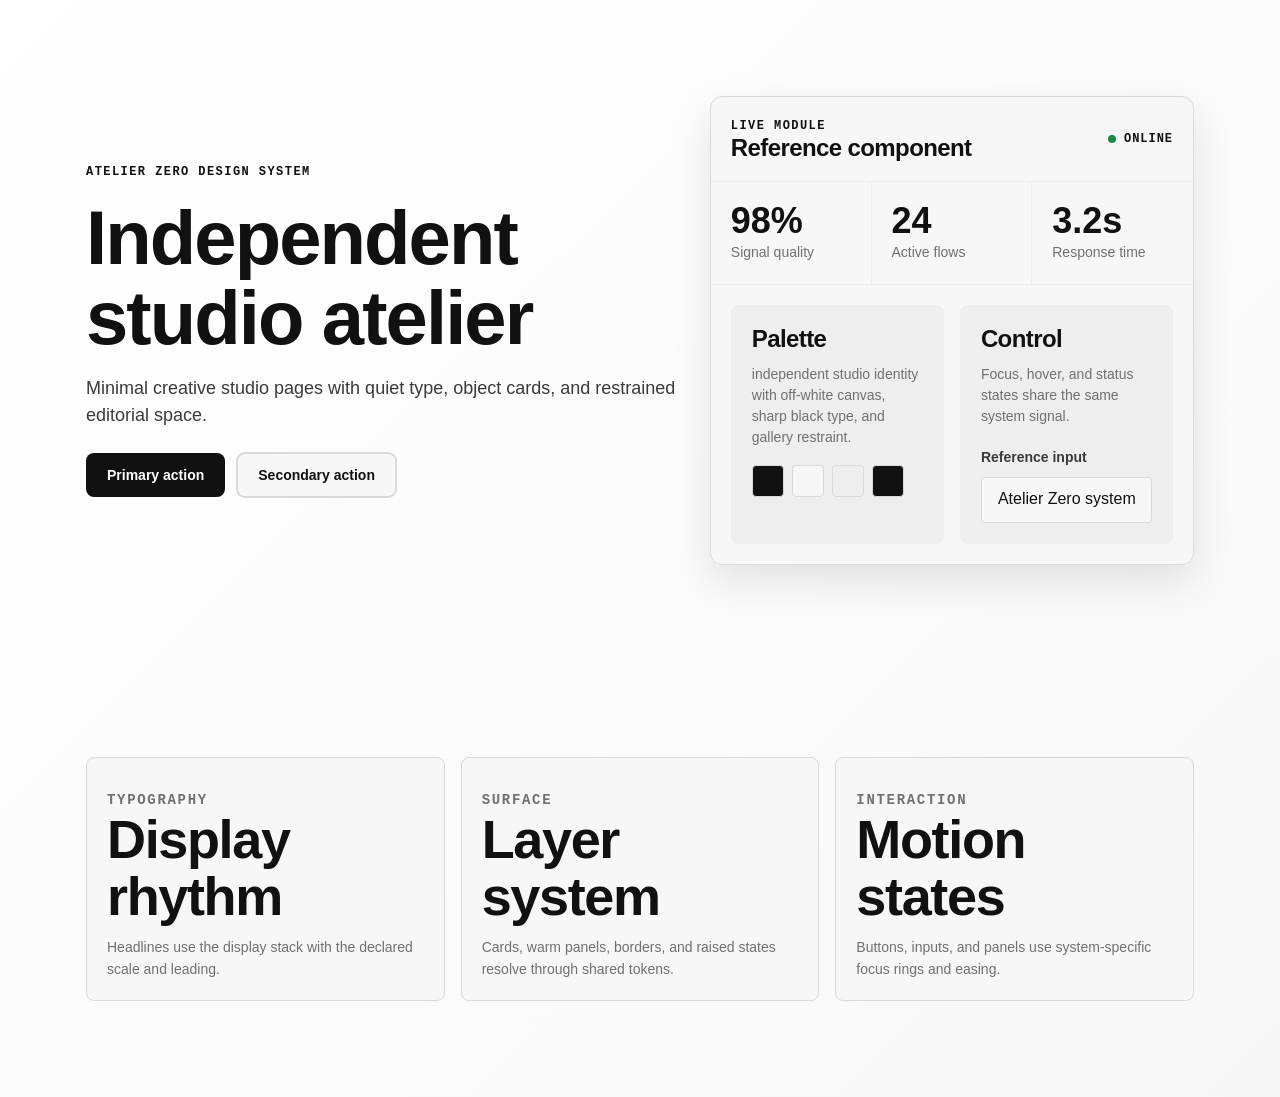
<file: design-systems/atelier-zero/components.html>
<!doctype html>
<html lang="en">
  <head>
    <meta charset="utf-8" />
    <meta name="viewport" content="width=device-width, initial-scale=1" />
    <title>Atelier Zero - reference components</title>
    <meta name="description" content="Reference fixture for design-systems/atelier-zero: independent studio identity with off-white canvas, sharp black type, and gallery restraint." />
    <style>
      :root {
        --bg: #ffffff;
        --surface: #f7f7f7;
        --surface-warm: #eeeeee;
        --fg: #111111;
        --fg-2: #3a3a3a;
        --muted: #707070;
        --meta: #111111;
        --border: #d9d9d9;
        --border-soft: #eeeeee;
        --accent: #111111;
        --accent-on: #ffffff;
        --accent-hover: color-mix(in oklab, var(--accent), black 8%);
        --accent-active: color-mix(in oklab, var(--accent), black 14%);
        --success: #168a46;
        --warn: #b7791f;
        --danger: #c53030;
        --font-display: "Helvetica Neue", Arial, sans-serif;
        --font-body: "Helvetica Neue", Arial, sans-serif;
        --font-mono: "SF Mono", ui-monospace, Menlo, monospace;
        --text-xs: 12px;
        --text-sm: 14px;
        --text-base: 16px;
        --text-lg: 18px;
        --text-xl: 24px;
        --text-2xl: 36px;
        --text-3xl: 54px;
        --text-4xl: 76px;
        --leading-body: 1.52;
        --leading-tight: 1.06;
        --tracking-display: -0.025em;
        --space-1: 4px;
        --space-2: 8px;
        --space-3: 12px;
        --space-4: 16px;
        --space-5: 20px;
        --space-6: 24px;
        --space-8: 32px;
        --space-12: 48px;
        --section-y-desktop: 96px;
        --section-y-tablet: 68px;
        --section-y-phone: 48px;
        --radius-sm: 4px;
        --radius-md: 8px;
        --radius-lg: 12px;
        --radius-pill: 9999px;
        --elev-flat: none;
        --elev-ring: 0 0 0 1px var(--border);
        --elev-raised: 0 16px 40px rgba(0, 0, 0, 0.10);
        --focus-ring: 0 0 0 3px rgba(17, 17, 17, 0.18);
        --motion-fast: 150ms;
        --motion-base: 240ms;
        --ease-standard: cubic-bezier(0.2, 0, 0, 1);
        --container-max: 1180px;
        --container-gutter-desktop: 36px;
        --container-gutter-tablet: 24px;
        --container-gutter-phone: 16px;
      }

      *, *::before, *::after { box-sizing: border-box; }
      html, body { margin: 0; padding: 0; }
      body { min-height: 100vh; background: var(--bg); color: var(--fg); font-family: var(--font-body); font-size: var(--text-base); line-height: var(--leading-body); -webkit-font-smoothing: antialiased; }
      .page { min-height: 100vh; background: linear-gradient(135deg, #ffffff 0%, #f7f7f7 100%); }
      .container { max-width: var(--container-max); margin-inline: auto; padding-inline: var(--container-gutter-desktop); }
      section { padding-block: var(--section-y-desktop); }
      @media (max-width: 1023px) { .container { padding-inline: var(--container-gutter-tablet); } section { padding-block: var(--section-y-tablet); } }
      @media (max-width: 639px) { .container { padding-inline: var(--container-gutter-phone); } section { padding-block: var(--section-y-phone); } }
      h1, h2, h3, p { margin: 0; }
      h1, h2, h3 { font-family: var(--font-display); line-height: var(--leading-tight); letter-spacing: var(--tracking-display); }
      h1 { max-width: 840px; font-size: var(--text-4xl); font-weight: 760; }
      h2 { font-size: var(--text-3xl); font-weight: 700; }
      h3 { font-size: var(--text-xl); font-weight: 700; }
      .eyebrow { color: var(--meta); font-family: var(--font-mono); font-size: var(--text-xs); font-weight: 700; letter-spacing: 0.12em; text-transform: uppercase; }
      .lead { max-width: 640px; color: var(--fg-2); font-size: var(--text-lg); }
      .hero { display: grid; grid-template-columns: minmax(0, 1.1fr) minmax(320px, 0.9fr); gap: var(--space-8); align-items: center; }
      .stack > * + * { margin-block-start: var(--space-4); }
      .actions { display: flex; flex-wrap: wrap; gap: var(--space-3); margin-block-start: var(--space-6); }
      .btn { display: inline-flex; align-items: center; justify-content: center; min-height: 44px; padding: 0 var(--space-5); border: 1px solid transparent; border-radius: var(--radius-md); font: 700 var(--text-sm) / 1 var(--font-body); color: inherit; text-decoration: none; cursor: pointer; transition: background-color var(--motion-fast) var(--ease-standard), border-color var(--motion-fast) var(--ease-standard), color var(--motion-fast) var(--ease-standard), transform var(--motion-fast) var(--ease-standard), box-shadow var(--motion-fast) var(--ease-standard); }
      .btn:focus-visible { outline: none; box-shadow: var(--focus-ring); }
      .btn-primary { background: var(--accent); color: var(--accent-on); }
      .btn-primary:hover { background: var(--accent-hover); transform: translateY(-1px); }
      .btn-secondary { background: var(--surface); color: var(--fg); border-color: var(--border); box-shadow: var(--elev-ring); }
      .btn-secondary:hover { border-color: var(--accent); color: var(--accent); }
      .panel { background: color-mix(in oklab, var(--surface), transparent 4%); border: 1px solid var(--border); border-radius: var(--radius-lg); box-shadow: var(--elev-raised); overflow: hidden; }
      .panel-head { display: flex; justify-content: space-between; align-items: center; gap: var(--space-4); padding: var(--space-5); border-bottom: 1px solid var(--border-soft); }
      .status { display: inline-flex; align-items: center; gap: var(--space-2); color: var(--meta); font: 700 var(--text-xs) / 1 var(--font-mono); text-transform: uppercase; letter-spacing: 0.08em; }
      .status::before { width: 8px; height: 8px; border-radius: var(--radius-pill); background: var(--success); content: ""; }
      .metric-grid { display: grid; grid-template-columns: repeat(3, minmax(0, 1fr)); border-bottom: 1px solid var(--border-soft); }
      .metric { padding: var(--space-5); border-right: 1px solid var(--border-soft); }
      .metric:last-child { border-right: 0; }
      .metric strong { display: block; font-family: var(--font-display); font-size: var(--text-2xl); line-height: var(--leading-tight); }
      .metric span { color: var(--muted); font-size: var(--text-sm); }
      .card-row { display: grid; grid-template-columns: 1fr 1fr; gap: var(--space-4); padding: var(--space-5); }
      .mini-card { min-height: 148px; padding: var(--space-5); border: 1px solid var(--border-soft); border-radius: var(--radius-md); background: var(--surface-warm); }
      .mini-card p, .tile p { color: var(--muted); font-size: var(--text-sm); margin-block-start: var(--space-3); }
      .swatches { display: flex; gap: var(--space-2); margin-block-start: var(--space-4); }
      .swatch { width: 32px; height: 32px; border-radius: var(--radius-sm); border: 1px solid var(--border); }
      .swatch.accent { background: var(--accent); } .swatch.surface { background: var(--surface); } .swatch.warm { background: var(--surface-warm); } .swatch.fg { background: var(--fg); }
      .field { display: grid; gap: var(--space-2); margin-block-start: var(--space-5); }
      label { color: var(--fg-2); font-size: var(--text-sm); font-weight: 700; }
      input { width: 100%; min-height: 46px; padding: 0 var(--space-4); border: 1px solid var(--border); border-radius: var(--radius-sm); background: var(--surface); color: var(--fg); font: inherit; }
      input:focus { outline: none; box-shadow: var(--focus-ring); border-color: var(--accent); }
      .lower { display: grid; grid-template-columns: repeat(3, minmax(0, 1fr)); gap: var(--space-4); }
      .tile { padding: var(--space-5); border: 1px solid var(--border); border-radius: var(--radius-md); background: var(--surface); }
      @media (max-width: 860px) { .hero, .lower { grid-template-columns: 1fr; } .metric-grid, .card-row { grid-template-columns: 1fr; } .metric { border-right: 0; border-bottom: 1px solid var(--border-soft); } .metric:last-child { border-bottom: 0; } }
    </style>
  </head>
  <body>
    <main class="page">
      <section>
        <div class="container hero">
          <div class="stack">
            <p class="eyebrow">Atelier Zero design system</p>
            <h1>Independent studio atelier</h1>
            <p class="lead">Minimal creative studio pages with quiet type, object cards, and restrained editorial space.</p>
            <div class="actions" aria-label="Reference actions"><a class="btn btn-primary" href="#">Primary action</a><a class="btn btn-secondary" href="#">Secondary action</a></div>
          </div>
          <article class="panel" aria-label="Atelier Zero component preview">
            <div class="panel-head"><div><p class="eyebrow">Live module</p><h3>Reference component</h3></div><span class="status">online</span></div>
            <div class="metric-grid"><div class="metric"><strong>98%</strong><span>Signal quality</span></div><div class="metric"><strong>24</strong><span>Active flows</span></div><div class="metric"><strong>3.2s</strong><span>Response time</span></div></div>
            <div class="card-row"><div class="mini-card"><h3>Palette</h3><p>independent studio identity with off-white canvas, sharp black type, and gallery restraint.</p><div class="swatches" aria-label="Token swatches"><span class="swatch accent"></span><span class="swatch surface"></span><span class="swatch warm"></span><span class="swatch fg"></span></div></div><div class="mini-card"><h3>Control</h3><p>Focus, hover, and status states share the same system signal.</p><div class="field"><label for="atelier-zero-input">Reference input</label><input id="atelier-zero-input" value="Atelier Zero system token" /></div></div></div>
          </article>
        </div>
      </section>
      <section><div class="container lower"><article class="tile"><p class="eyebrow">Typography</p><h2>Display rhythm</h2><p>Headlines use the display stack with the declared scale and leading.</p></article><article class="tile"><p class="eyebrow">Surface</p><h2>Layer system</h2><p>Cards, warm panels, borders, and raised states resolve through shared tokens.</p></article><article class="tile"><p class="eyebrow">Interaction</p><h2>Motion states</h2><p>Buttons, inputs, and panels use system-specific focus rings and easing.</p></article></div></section>
    </main>
  </body>
</html>
</file>
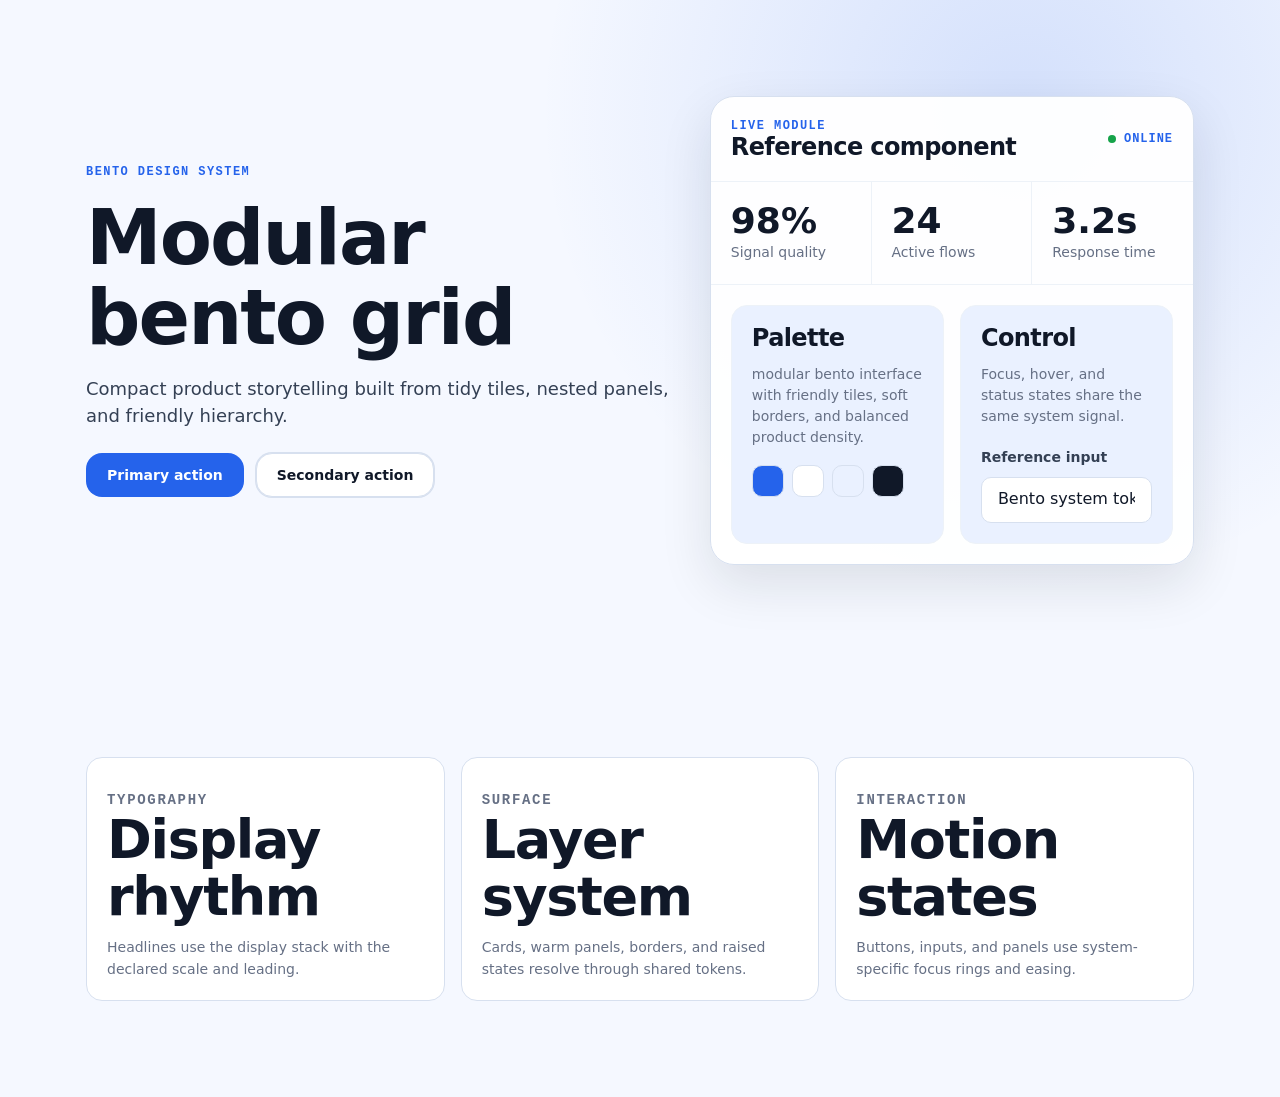
<file: design-systems/bento/components.html>
<!doctype html>
<html lang="en">
  <head>
    <meta charset="utf-8" />
    <meta name="viewport" content="width=device-width, initial-scale=1" />
    <title>Bento - reference components</title>
    <meta name="description" content="Reference fixture for design-systems/bento: modular bento interface with friendly tiles, soft borders, and balanced product density." />
    <style>
      :root {
        --bg: #f5f8ff;
        --surface: #ffffff;
        --surface-warm: #eaf1ff;
        --fg: #101828;
        --fg-2: #344054;
        --muted: #667085;
        --meta: #2563eb;
        --border: #d7e0ef;
        --border-soft: #edf2f8;
        --accent: #2563eb;
        --accent-on: #ffffff;
        --accent-hover: color-mix(in oklab, var(--accent), black 8%);
        --accent-active: color-mix(in oklab, var(--accent), black 14%);
        --success: #16a34a;
        --warn: #f59e0b;
        --danger: #ef4444;
        --font-display: Inter, system-ui, sans-serif;
        --font-body: Inter, system-ui, sans-serif;
        --font-mono: "SF Mono", ui-monospace, Menlo, monospace;
        --text-xs: 12px;
        --text-sm: 14px;
        --text-base: 16px;
        --text-lg: 18px;
        --text-xl: 24px;
        --text-2xl: 36px;
        --text-3xl: 54px;
        --text-4xl: 76px;
        --leading-body: 1.52;
        --leading-tight: 1.06;
        --tracking-display: -0.025em;
        --space-1: 4px;
        --space-2: 8px;
        --space-3: 12px;
        --space-4: 16px;
        --space-5: 20px;
        --space-6: 24px;
        --space-8: 32px;
        --space-12: 48px;
        --section-y-desktop: 96px;
        --section-y-tablet: 68px;
        --section-y-phone: 48px;
        --radius-sm: 10px;
        --radius-md: 16px;
        --radius-lg: 24px;
        --radius-pill: 9999px;
        --elev-flat: none;
        --elev-ring: 0 0 0 1px var(--border);
        --elev-raised: 0 20px 52px rgba(16, 24, 40, 0.11);
        --focus-ring: 0 0 0 4px rgba(37, 99, 235, 0.22);
        --motion-fast: 150ms;
        --motion-base: 240ms;
        --ease-standard: cubic-bezier(0.2, 0, 0, 1);
        --container-max: 1180px;
        --container-gutter-desktop: 36px;
        --container-gutter-tablet: 24px;
        --container-gutter-phone: 16px;
      }

      *, *::before, *::after { box-sizing: border-box; }
      html, body { margin: 0; padding: 0; }
      body { min-height: 100vh; background: var(--bg); color: var(--fg); font-family: var(--font-body); font-size: var(--text-base); line-height: var(--leading-body); -webkit-font-smoothing: antialiased; }
      .page { min-height: 100vh; background: radial-gradient(circle at 80% 10%, rgba(37, 99, 235, 0.16), transparent 34%), #f5f8ff; }
      .container { max-width: var(--container-max); margin-inline: auto; padding-inline: var(--container-gutter-desktop); }
      section { padding-block: var(--section-y-desktop); }
      @media (max-width: 1023px) { .container { padding-inline: var(--container-gutter-tablet); } section { padding-block: var(--section-y-tablet); } }
      @media (max-width: 639px) { .container { padding-inline: var(--container-gutter-phone); } section { padding-block: var(--section-y-phone); } }
      h1, h2, h3, p { margin: 0; }
      h1, h2, h3 { font-family: var(--font-display); line-height: var(--leading-tight); letter-spacing: var(--tracking-display); }
      h1 { max-width: 840px; font-size: var(--text-4xl); font-weight: 760; }
      h2 { font-size: var(--text-3xl); font-weight: 700; }
      h3 { font-size: var(--text-xl); font-weight: 700; }
      .eyebrow { color: var(--meta); font-family: var(--font-mono); font-size: var(--text-xs); font-weight: 700; letter-spacing: 0.12em; text-transform: uppercase; }
      .lead { max-width: 640px; color: var(--fg-2); font-size: var(--text-lg); }
      .hero { display: grid; grid-template-columns: minmax(0, 1.1fr) minmax(320px, 0.9fr); gap: var(--space-8); align-items: center; }
      .stack > * + * { margin-block-start: var(--space-4); }
      .actions { display: flex; flex-wrap: wrap; gap: var(--space-3); margin-block-start: var(--space-6); }
      .btn { display: inline-flex; align-items: center; justify-content: center; min-height: 44px; padding: 0 var(--space-5); border: 1px solid transparent; border-radius: var(--radius-md); font: 700 var(--text-sm) / 1 var(--font-body); color: inherit; text-decoration: none; cursor: pointer; transition: background-color var(--motion-fast) var(--ease-standard), border-color var(--motion-fast) var(--ease-standard), color var(--motion-fast) var(--ease-standard), transform var(--motion-fast) var(--ease-standard), box-shadow var(--motion-fast) var(--ease-standard); }
      .btn:focus-visible { outline: none; box-shadow: var(--focus-ring); }
      .btn-primary { background: var(--accent); color: var(--accent-on); }
      .btn-primary:hover { background: var(--accent-hover); transform: translateY(-1px); }
      .btn-secondary { background: var(--surface); color: var(--fg); border-color: var(--border); box-shadow: var(--elev-ring); }
      .btn-secondary:hover { border-color: var(--accent); color: var(--accent); }
      .panel { background: color-mix(in oklab, var(--surface), transparent 4%); border: 1px solid var(--border); border-radius: var(--radius-lg); box-shadow: var(--elev-raised); overflow: hidden; }
      .panel-head { display: flex; justify-content: space-between; align-items: center; gap: var(--space-4); padding: var(--space-5); border-bottom: 1px solid var(--border-soft); }
      .status { display: inline-flex; align-items: center; gap: var(--space-2); color: var(--meta); font: 700 var(--text-xs) / 1 var(--font-mono); text-transform: uppercase; letter-spacing: 0.08em; }
      .status::before { width: 8px; height: 8px; border-radius: var(--radius-pill); background: var(--success); content: ""; }
      .metric-grid { display: grid; grid-template-columns: repeat(3, minmax(0, 1fr)); border-bottom: 1px solid var(--border-soft); }
      .metric { padding: var(--space-5); border-right: 1px solid var(--border-soft); }
      .metric:last-child { border-right: 0; }
      .metric strong { display: block; font-family: var(--font-display); font-size: var(--text-2xl); line-height: var(--leading-tight); }
      .metric span { color: var(--muted); font-size: var(--text-sm); }
      .card-row { display: grid; grid-template-columns: 1fr 1fr; gap: var(--space-4); padding: var(--space-5); }
      .mini-card { min-height: 148px; padding: var(--space-5); border: 1px solid var(--border-soft); border-radius: var(--radius-md); background: var(--surface-warm); }
      .mini-card p, .tile p { color: var(--muted); font-size: var(--text-sm); margin-block-start: var(--space-3); }
      .swatches { display: flex; gap: var(--space-2); margin-block-start: var(--space-4); }
      .swatch { width: 32px; height: 32px; border-radius: var(--radius-sm); border: 1px solid var(--border); }
      .swatch.accent { background: var(--accent); } .swatch.surface { background: var(--surface); } .swatch.warm { background: var(--surface-warm); } .swatch.fg { background: var(--fg); }
      .field { display: grid; gap: var(--space-2); margin-block-start: var(--space-5); }
      label { color: var(--fg-2); font-size: var(--text-sm); font-weight: 700; }
      input { width: 100%; min-height: 46px; padding: 0 var(--space-4); border: 1px solid var(--border); border-radius: var(--radius-sm); background: var(--surface); color: var(--fg); font: inherit; }
      input:focus { outline: none; box-shadow: var(--focus-ring); border-color: var(--accent); }
      .lower { display: grid; grid-template-columns: repeat(3, minmax(0, 1fr)); gap: var(--space-4); }
      .tile { padding: var(--space-5); border: 1px solid var(--border); border-radius: var(--radius-md); background: var(--surface); }
      @media (max-width: 860px) { .hero, .lower { grid-template-columns: 1fr; } .metric-grid, .card-row { grid-template-columns: 1fr; } .metric { border-right: 0; border-bottom: 1px solid var(--border-soft); } .metric:last-child { border-bottom: 0; } }
    </style>
  </head>
  <body>
    <main class="page">
      <section>
        <div class="container hero">
          <div class="stack">
            <p class="eyebrow">Bento design system</p>
            <h1>Modular bento grid</h1>
            <p class="lead">Compact product storytelling built from tidy tiles, nested panels, and friendly hierarchy.</p>
            <div class="actions" aria-label="Reference actions"><a class="btn btn-primary" href="#">Primary action</a><a class="btn btn-secondary" href="#">Secondary action</a></div>
          </div>
          <article class="panel" aria-label="Bento component preview">
            <div class="panel-head"><div><p class="eyebrow">Live module</p><h3>Reference component</h3></div><span class="status">online</span></div>
            <div class="metric-grid"><div class="metric"><strong>98%</strong><span>Signal quality</span></div><div class="metric"><strong>24</strong><span>Active flows</span></div><div class="metric"><strong>3.2s</strong><span>Response time</span></div></div>
            <div class="card-row"><div class="mini-card"><h3>Palette</h3><p>modular bento interface with friendly tiles, soft borders, and balanced product density.</p><div class="swatches" aria-label="Token swatches"><span class="swatch accent"></span><span class="swatch surface"></span><span class="swatch warm"></span><span class="swatch fg"></span></div></div><div class="mini-card"><h3>Control</h3><p>Focus, hover, and status states share the same system signal.</p><div class="field"><label for="bento-input">Reference input</label><input id="bento-input" value="Bento system token" /></div></div></div>
          </article>
        </div>
      </section>
      <section><div class="container lower"><article class="tile"><p class="eyebrow">Typography</p><h2>Display rhythm</h2><p>Headlines use the display stack with the declared scale and leading.</p></article><article class="tile"><p class="eyebrow">Surface</p><h2>Layer system</h2><p>Cards, warm panels, borders, and raised states resolve through shared tokens.</p></article><article class="tile"><p class="eyebrow">Interaction</p><h2>Motion states</h2><p>Buttons, inputs, and panels use system-specific focus rings and easing.</p></article></div></section>
    </main>
  </body>
</html>
</file>
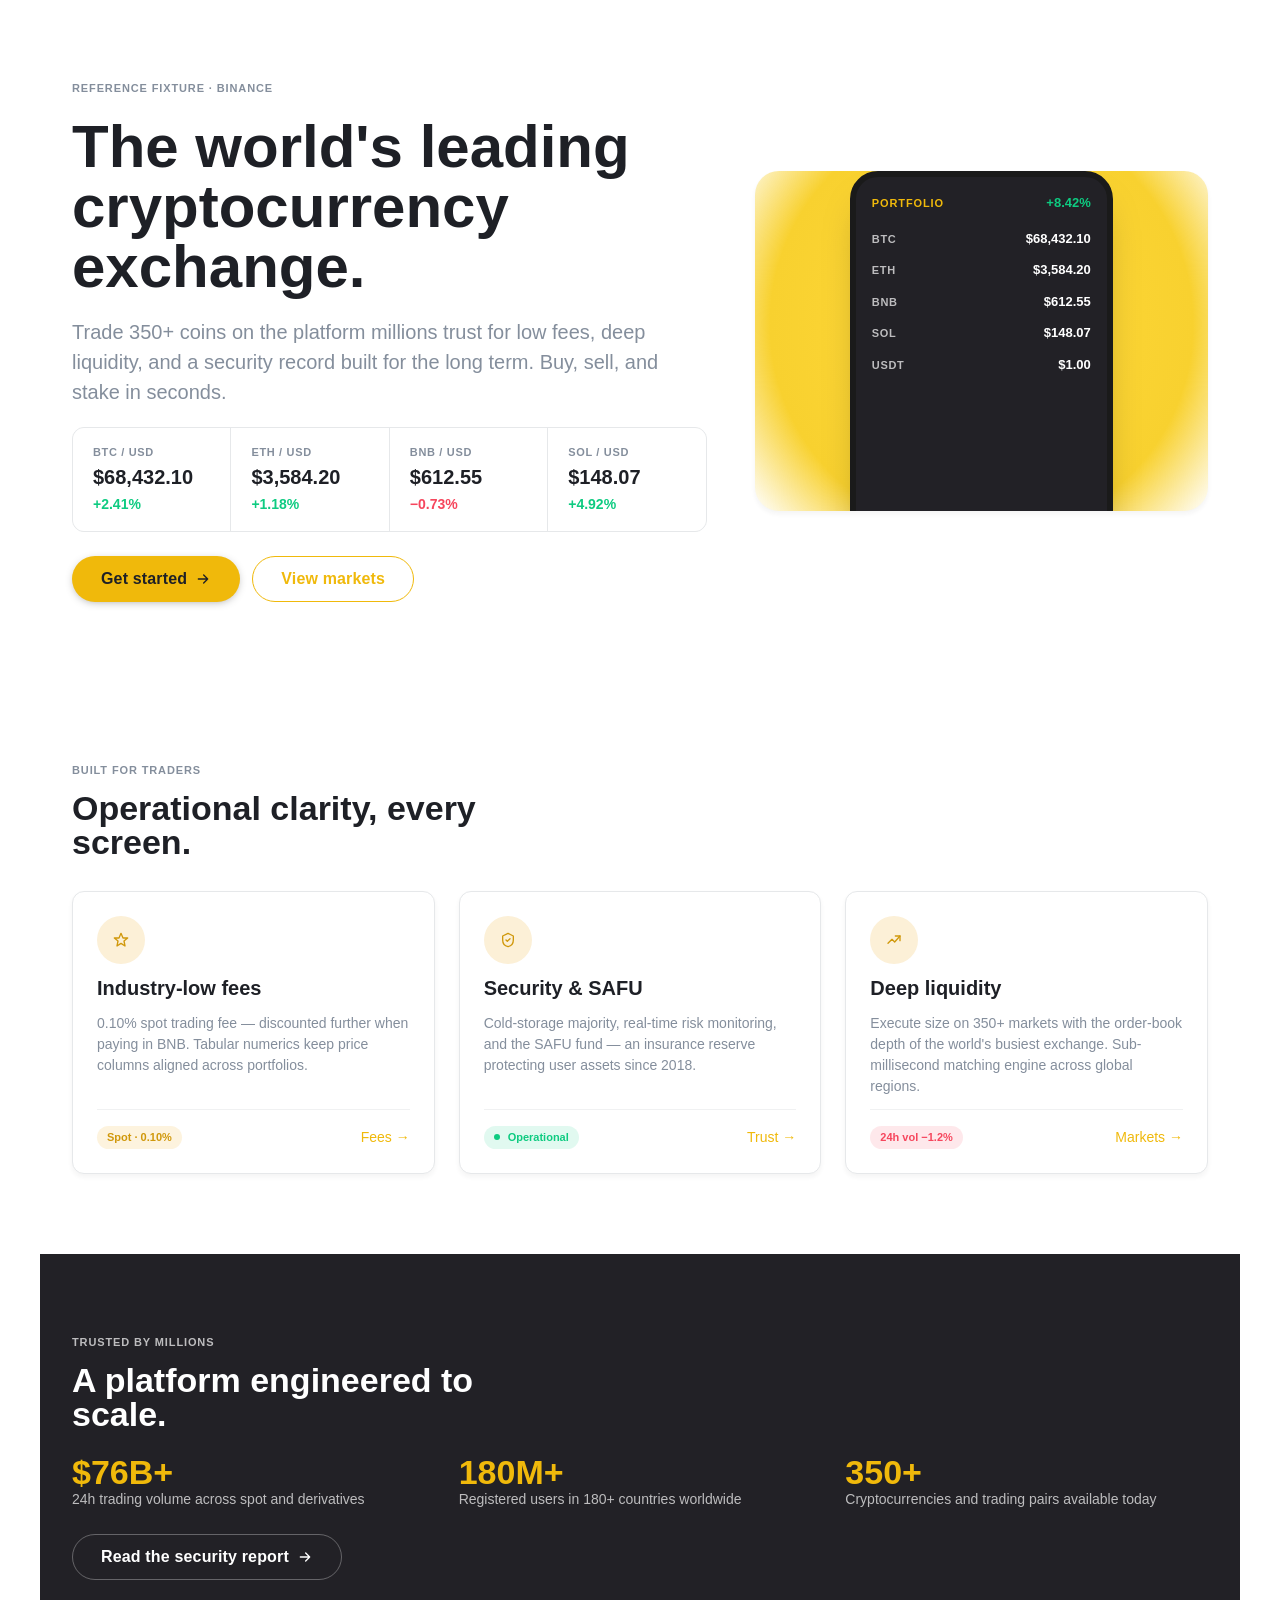
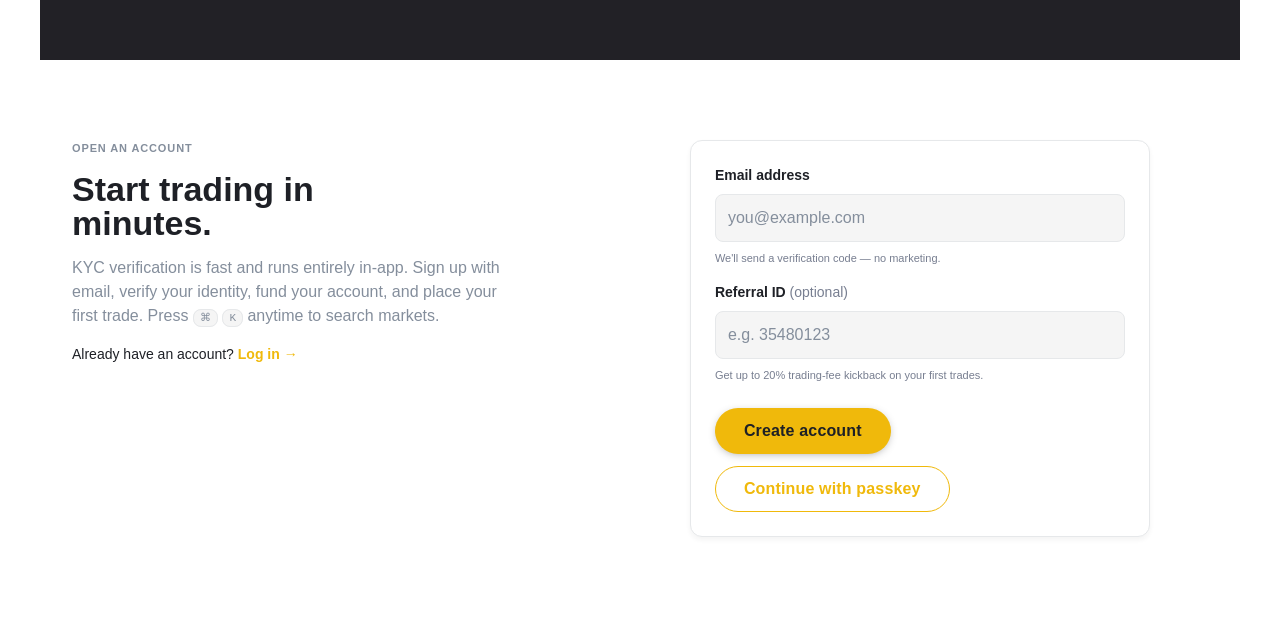
<file: design-systems/binance/components.html>
<!doctype html>
<html lang="en">
  <head>
    <meta charset="utf-8" />
    <meta name="viewport" content="width=device-width, initial-scale=1" />
    <title>Binance — reference components</title>
    <meta
      name="description"
      content="Reference fixture for design-systems/binance. White trading-floor canvas
        alternating with deep #222126 panels, Binance Yellow (#F0B90B) as the singular
        accent, BinancePlex headlines, pill CTAs, and whisper-light 5%-opacity shadows."
    />

    <style>
      :root {
        --bg: #ffffff;
        --surface: #ffffff;
        --surface-warm: #f5f5f5;

        --fg: #1e2026;
        --fg-2: #32313a;
        --muted: #848e9c;
        --meta: #777e90;

        --border: #e6e8ea;
        --border-soft: #f0f1f2;

        --accent: #f0b90b;
        --accent-on: #1e2026;
        --accent-hover: #1eaedb;
        --accent-active: #d0980b;

        --success: #0ecb81;
        --warn: #eab308;
        --danger: #f6465d;

        --font-display: BinancePlex, Arial, sans-serif;
        --font-body: BinancePlex, Arial, sans-serif;
        --font-mono: ui-monospace, "SF Mono", "JetBrains Mono", Menlo, Monaco, Consolas, monospace;

        --text-xs: 11px;
        --text-sm: 14px;
        --text-base: 16px;
        --text-lg: 20px;
        --text-xl: 24px;
        --text-2xl: 28px;
        --text-3xl: 34px;
        --text-4xl: 60px;

        --leading-body: 1.5;
        --leading-tight: 1.0;
        --tracking-display: 0;

        --space-1: 4px;
        --space-2: 8px;
        --space-3: 12px;
        --space-4: 16px;
        --space-5: 20px;
        --space-6: 24px;
        --space-8: 32px;
        --space-12: 48px;

        --section-y-desktop: 80px;
        --section-y-tablet: 48px;
        --section-y-phone: 32px;

        --radius-sm: 8px;
        --radius-md: 12px;
        --radius-lg: 24px;
        --radius-pill: 9999px;

        --elev-flat: none;
        --elev-ring: 0 0 0 1px var(--border);
        --elev-raised: 0 3px 5px 0 rgba(32, 32, 37, 0.05);

        --focus-ring: 0 0 0 2px #1eaedb;

        --motion-fast: 150ms;
        --motion-base: 200ms;
        --ease-standard: cubic-bezier(0.2, 0, 0, 1);

        --container-max: 1200px;
        --container-gutter-desktop: 32px;
        --container-gutter-tablet: 16px;
        --container-gutter-phone: 16px;
      }

      /* ─── Reset ─────────────────────────────────────────────── */
      *, *::before, *::after { box-sizing: border-box; }
      html, body { margin: 0; padding: 0; }
      body {
        background: var(--bg);
        color: var(--fg);
        font-family: var(--font-body);
        font-size: var(--text-base);
        font-weight: 500;
        line-height: var(--leading-body);
        -webkit-font-smoothing: antialiased;
        font-feature-settings: "tnum" 1;
      }

      /* ─── Layout ─────────────────────────────────────────────── */
      .container {
        max-width: var(--container-max);
        margin-inline: auto;
        padding-inline: var(--container-gutter-desktop);
      }
      section { padding-block: var(--section-y-desktop); }
      @media (max-width: 1023px) {
        .container { padding-inline: var(--container-gutter-tablet); }
        section { padding-block: var(--section-y-tablet); }
      }
      @media (max-width: 639px) {
        .container { padding-inline: var(--container-gutter-phone); }
        section { padding-block: var(--section-y-phone); }
      }

      /* Dark section variant — DESIGN.md §1 alternating light/dark rhythm. */
      .section-dark {
        background: #222126;
        color: #ffffff;
      }
      .section-dark .body-muted,
      .section-dark .eyebrow,
      .section-dark .lead { color: rgba(255, 255, 255, 0.7); }

      /* ─── Typography — BinancePlex, weights 500–700 only ────── */
      h1, h2, h3 {
        font-family: var(--font-display);
        line-height: var(--leading-tight);
        letter-spacing: var(--tracking-display);
        margin: 0;
      }
      h1 { font-size: var(--text-4xl); font-weight: 700; }
      h2 { font-size: var(--text-3xl); font-weight: 700; }
      h3 { font-size: var(--text-lg); font-weight: 600; line-height: 1.25; }
      p { margin: 0; }
      .eyebrow {
        font-size: var(--text-xs);
        color: var(--muted);
        text-transform: uppercase;
        letter-spacing: 0.08em;
        font-weight: 600;
      }
      .lead { font-size: var(--text-lg); color: var(--muted); font-weight: 500; line-height: var(--leading-body); }
      .body-muted { color: var(--muted); }
      .body-sm { font-size: var(--text-sm); font-weight: 500; }
      .stack-3 > * + * { margin-block-start: var(--space-3); }
      .stack-4 > * + * { margin-block-start: var(--space-4); }
      .stack-5 > * + * { margin-block-start: var(--space-5); }
      .stack-6 > * + * { margin-block-start: var(--space-6); }

      /* ─── Buttons — DESIGN.md §4 ────────────────────────────── */
      .btn {
        display: inline-flex;
        align-items: center;
        justify-content: center;
        gap: var(--space-2);
        padding: 12px 28px;
        font-family: var(--font-body);
        font-size: var(--text-base);
        font-weight: 600;
        line-height: 1.25;
        letter-spacing: 0.01em;
        cursor: pointer;
        border: 1px solid transparent;
        text-decoration: none;
        transition: background-color var(--motion-base) var(--ease-standard),
                    color var(--motion-base) var(--ease-standard),
                    border-color var(--motion-base) var(--ease-standard),
                    box-shadow var(--motion-fast) var(--ease-standard);
      }
      .btn:focus-visible { outline: none; box-shadow: var(--focus-ring); }
      /* Primary pill CTA — Binance Yellow, full-round (signature shape) */
      .btn-primary {
        background: var(--accent);
        color: var(--accent-on);
        border-radius: var(--radius-pill);
        box-shadow: rgb(153, 153, 153) 0 2px 10px -3px;
      }
      .btn-primary:hover {
        background: var(--accent-hover);
        color: #ffffff;
      }
      .btn-primary:active { background: var(--accent-active); color: var(--accent-on); }
      /* Secondary pill — white with yellow outline */
      .btn-secondary {
        background: #ffffff;
        color: var(--accent);
        border-color: var(--accent);
        border-radius: var(--radius-pill);
      }
      .btn-secondary:hover {
        background: var(--accent-hover);
        color: #ffffff;
        border-color: var(--accent-hover);
      }
      /* Ghost — for dark sections */
      .btn-ghost {
        background: transparent;
        color: #ffffff;
        border-color: rgba(255, 255, 255, 0.3);
        border-radius: var(--radius-pill);
      }
      .btn-ghost:hover { background: rgba(255, 255, 255, 0.08); border-color: #ffffff; }

      /* ─── Inputs ────────────────────────────────────────────── */
      .field { display: flex; flex-direction: column; gap: var(--space-2); }
      .field label { font-size: var(--text-sm); font-weight: 600; color: var(--fg); }
      .field input {
        padding: 14px 12px;
        border-radius: var(--radius-sm);
        border: 1px solid var(--border);
        background: var(--surface-warm);
        color: var(--fg);
        font-family: var(--font-body);
        font-size: var(--text-base);
        font-weight: 500;
        outline: none;
        transition: border-color var(--motion-base) var(--ease-standard),
                    box-shadow var(--motion-fast) var(--ease-standard);
      }
      .field input:focus-visible {
        border-color: #000000;
        box-shadow: var(--focus-ring);
        background: #ffffff;
      }
      .field input::placeholder { color: var(--muted); font-weight: 500; }
      .field-help { font-size: var(--text-xs); color: var(--meta); font-weight: 500; }

      /* ─── Cards ─────────────────────────────────────────────── */
      .card {
        background: var(--surface);
        border: 1px solid var(--border);
        border-radius: var(--radius-md);
        padding: var(--space-6);
        display: flex;
        flex-direction: column;
        gap: var(--space-3);
        box-shadow: var(--elev-raised);
        transition: box-shadow var(--motion-base) var(--ease-standard);
      }
      .card:hover { box-shadow: 0 3px 5px 5px rgba(8, 8, 8, 0.05); }
      .card-icon {
        width: 48px; height: 48px;
        border-radius: var(--radius-pill);
        background: color-mix(in oklab, var(--accent), white 78%);
        color: var(--accent-active);
        display: inline-flex; align-items: center; justify-content: center;
      }
      .card .card-meta {
        margin-block-start: auto;
        padding-block-start: var(--space-4);
        border-block-start: 1px solid var(--border-soft);
        display: flex; align-items: center; justify-content: space-between;
      }

      /* ─── Price ticker — the "numbers build trust" surface ──── */
      .ticker {
        display: grid;
        grid-template-columns: repeat(4, 1fr);
        gap: 1px;
        background: var(--border);
        border: 1px solid var(--border);
        border-radius: var(--radius-md);
        overflow: hidden;
      }
      @media (max-width: 639px) { .ticker { grid-template-columns: repeat(2, 1fr); } }
      .ticker-cell {
        background: var(--surface);
        padding: var(--space-4) var(--space-5);
        display: flex; flex-direction: column; gap: 2px;
        font-variant-numeric: tabular-nums;
      }
      .ticker-symbol { font-size: var(--text-xs); font-weight: 600; color: var(--muted); letter-spacing: 0.06em; text-transform: uppercase; }
      .ticker-price { font-size: var(--text-lg); font-weight: 600; color: var(--fg); }
      .ticker-change { font-size: var(--text-sm); font-weight: 600; }
      .ticker-change.up { color: var(--success); }
      .ticker-change.down { color: var(--danger); }

      /* ─── Badges ────────────────────────────────────────────── */
      .badge {
        display: inline-flex; align-items: center; gap: var(--space-2);
        padding: 3px 10px;
        border-radius: var(--radius-pill);
        font-size: var(--text-xs); font-weight: 600; line-height: 1.6;
        font-variant-numeric: tabular-nums;
      }
      .badge-success { color: var(--success); background: color-mix(in oklab, var(--success), transparent 88%); }
      .badge-danger  { color: var(--danger);  background: color-mix(in oklab, var(--danger),  transparent 88%); }
      .badge-accent  { color: var(--accent-active); background: color-mix(in oklab, var(--accent), white 82%); }
      .badge-dot { width: 6px; height: 6px; border-radius: 50%; background: currentColor; }

      /* ─── Links ─────────────────────────────────────────────── */
      a { color: var(--accent); text-decoration: none; font-weight: 600; transition: color var(--motion-fast) var(--ease-standard); }
      a:hover { color: #1a1a1a; }
      .section-dark a:hover { color: var(--accent); }
      kbd {
        font-family: var(--font-mono); font-size: var(--text-xs);
        padding: 2px 6px; border-radius: var(--radius-sm);
        border: 1px solid var(--border); background: var(--surface-warm); color: var(--muted);
      }

      /* ─── Layout helpers ────────────────────────────────────── */
      .hero-grid { display: grid; grid-template-columns: 1.4fr 1fr; gap: var(--space-12); align-items: center; }
      @media (max-width: 1023px) { .hero-grid { grid-template-columns: 1fr; gap: var(--space-8); } }
      .hero-actions { display: flex; gap: var(--space-3); margin-block-start: var(--space-6); flex-wrap: wrap; }
      .hero-art {
        aspect-ratio: 4 / 3;
        border-radius: var(--radius-lg);
        background:
          radial-gradient(circle at 50% 45%, #f0b90b 0%, #fcd535 38%, #f8d12f 72%, rgba(248, 209, 47, 0) 100%),
          #ffffff;
        display: grid; place-items: center;
        box-shadow: var(--elev-raised);
        position: relative;
        overflow: hidden;
      }
      .hero-art-device {
        width: 58%;
        aspect-ratio: 9 / 16;
        background: #222126;
        border-radius: 28px;
        border: 6px solid #1a1a1a;
        padding: var(--space-4);
        display: flex; flex-direction: column; gap: var(--space-3);
        color: #ffffff;
        box-shadow: 0 24px 40px -16px rgba(0, 0, 0, 0.35);
      }
      .hero-art-row { display: flex; justify-content: space-between; align-items: baseline; font-variant-numeric: tabular-nums; }
      .hero-art-row .sym { font-size: 11px; font-weight: 600; color: rgba(255, 255, 255, 0.7); letter-spacing: 0.06em; }
      .hero-art-row .pr { font-size: 13px; font-weight: 600; }

      .features-grid { display: grid; grid-template-columns: repeat(3, 1fr); gap: var(--space-6); }
      @media (max-width: 1023px) { .features-grid { grid-template-columns: 1fr 1fr; } }
      @media (max-width: 639px)  { .features-grid { grid-template-columns: 1fr; } }

      .form-row { display: grid; grid-template-columns: 1.1fr 1fr; gap: var(--space-12); align-items: start; }
      @media (max-width: 1023px) { .form-row { grid-template-columns: 1fr; } }
      .form {
        display: flex; flex-direction: column; gap: var(--space-4);
        max-width: 460px;
        padding: var(--space-6);
        background: var(--surface);
        border: 1px solid var(--border);
        border-radius: var(--radius-md);
        box-shadow: var(--elev-raised);
      }
      .form-actions { display: flex; gap: var(--space-3); margin-block-start: var(--space-2); flex-wrap: wrap; }
      .icon { width: 16px; height: 16px; flex-shrink: 0; }
      .row-between { display: flex; align-items: center; justify-content: space-between; gap: var(--space-3); }
      .stat-grid { display: grid; grid-template-columns: repeat(3, 1fr); gap: var(--space-6); }
      @media (max-width: 639px) { .stat-grid { grid-template-columns: 1fr; } }
      .stat-num { font-size: var(--text-3xl); font-weight: 700; line-height: var(--leading-tight); color: var(--accent); font-variant-numeric: tabular-nums; }
      .stat-label { font-size: var(--text-sm); font-weight: 500; color: rgba(255, 255, 255, 0.7); }
    </style>
  </head>
  <body>
    <main class="container">
      <section data-od-id="hero">
        <div class="hero-grid">
          <div class="stack-5">
            <p class="eyebrow">Reference fixture · binance</p>
            <h1>The world's leading cryptocurrency exchange.</h1>
            <p class="lead" style="max-width: 56ch">
              Trade 350+ coins on the platform millions trust for low fees, deep liquidity,
              and a security record built for the long term. Buy, sell, and stake in seconds.
            </p>
            <div class="ticker" aria-label="Live crypto prices">
              <div class="ticker-cell">
                <span class="ticker-symbol">BTC / USD</span>
                <span class="ticker-price">$68,432.10</span>
                <span class="ticker-change up">+2.41%</span>
              </div>
              <div class="ticker-cell">
                <span class="ticker-symbol">ETH / USD</span>
                <span class="ticker-price">$3,584.20</span>
                <span class="ticker-change up">+1.18%</span>
              </div>
              <div class="ticker-cell">
                <span class="ticker-symbol">BNB / USD</span>
                <span class="ticker-price">$612.55</span>
                <span class="ticker-change down">−0.73%</span>
              </div>
              <div class="ticker-cell">
                <span class="ticker-symbol">SOL / USD</span>
                <span class="ticker-price">$148.07</span>
                <span class="ticker-change up">+4.92%</span>
              </div>
            </div>
            <div class="hero-actions">
              <a href="./tokens.css" class="btn btn-primary">
                Get started
                <svg class="icon" viewBox="0 0 24 24" fill="none"
                  stroke="currentColor" stroke-width="2"
                  stroke-linecap="round" stroke-linejoin="round"
                  aria-hidden="true"><path d="M5 12h14M13 6l6 6-6 6"/></svg>
              </a>
              <a href="./DESIGN.md" class="btn btn-secondary">View markets</a>
            </div>
          </div>
          <aside class="hero-art" aria-hidden="true">
            <div class="hero-art-device">
              <div class="hero-art-row" style="margin-block-end: 4px">
                <span class="sym" style="color: var(--accent); letter-spacing: 0.08em">PORTFOLIO</span>
                <span class="pr" style="color: var(--success)">+8.42%</span>
              </div>
              <div class="hero-art-row"><span class="sym">BTC</span><span class="pr">$68,432.10</span></div>
              <div class="hero-art-row"><span class="sym">ETH</span><span class="pr">$3,584.20</span></div>
              <div class="hero-art-row"><span class="sym">BNB</span><span class="pr">$612.55</span></div>
              <div class="hero-art-row"><span class="sym">SOL</span><span class="pr">$148.07</span></div>
              <div class="hero-art-row"><span class="sym">USDT</span><span class="pr">$1.00</span></div>
            </div>
          </aside>
        </div>
      </section>

      <section data-od-id="features">
        <div class="stack-3">
          <p class="eyebrow">Built for traders</p>
          <h2 style="max-width: 24ch">Operational clarity, every screen.</h2>
        </div>
        <div class="features-grid" style="margin-block-start: var(--space-8)">
          <article class="card">
            <span class="card-icon" aria-hidden="true">
              <svg class="icon" width="22" height="22" viewBox="0 0 24 24" fill="none"
                stroke="currentColor" stroke-width="2" stroke-linecap="round" stroke-linejoin="round">
                <path d="M12 2l3 7h7l-5.5 4.5L18 21l-6-4-6 4 1.5-7.5L2 9h7z"/>
              </svg>
            </span>
            <h3>Industry-low fees</h3>
            <p class="body-muted body-sm">
              0.10% spot trading fee — discounted further when paying in BNB.
              Tabular numerics keep price columns aligned across portfolios.
            </p>
            <div class="card-meta">
              <span class="badge badge-accent">Spot · 0.10%</span>
              <a href="./tokens.css" class="body-sm">Fees →</a>
            </div>
          </article>
          <article class="card">
            <span class="card-icon" aria-hidden="true">
              <svg class="icon" width="22" height="22" viewBox="0 0 24 24" fill="none"
                stroke="currentColor" stroke-width="2" stroke-linecap="round" stroke-linejoin="round">
                <path d="M12 2l8 4v6c0 5-3.5 9-8 10-4.5-1-8-5-8-10V6z"/>
                <path d="M9 12l2 2 4-4"/>
              </svg>
            </span>
            <h3>Security &amp; SAFU</h3>
            <p class="body-muted body-sm">
              Cold-storage majority, real-time risk monitoring, and the SAFU fund —
              an insurance reserve protecting user assets since 2018.
            </p>
            <div class="card-meta">
              <span class="badge badge-success">
                <span class="badge-dot" aria-hidden="true"></span>
                Operational
              </span>
              <a href="./DESIGN.md" class="body-sm">Trust →</a>
            </div>
          </article>
          <article class="card">
            <span class="card-icon" aria-hidden="true">
              <svg class="icon" width="22" height="22" viewBox="0 0 24 24" fill="none"
                stroke="currentColor" stroke-width="2" stroke-linecap="round" stroke-linejoin="round">
                <path d="M3 17l6-6 4 4 8-9"/>
                <path d="M14 6h7v7"/>
              </svg>
            </span>
            <h3>Deep liquidity</h3>
            <p class="body-muted body-sm">
              Execute size on 350+ markets with the order-book depth of the world's
              busiest exchange. Sub-millisecond matching engine across global regions.
            </p>
            <div class="card-meta">
              <span class="badge badge-danger">24h vol −1.2%</span>
              <a href="./tokens.css" class="body-sm">Markets →</a>
            </div>
          </article>
        </div>
      </section>

      <section data-od-id="trust" class="section-dark" style="margin-inline: calc(var(--container-gutter-desktop) * -1); padding-inline: var(--container-gutter-desktop);">
        <div class="stack-6">
          <div class="stack-3">
            <p class="eyebrow">Trusted by millions</p>
            <h2 style="color: #ffffff; max-width: 22ch">A platform engineered to scale.</h2>
          </div>
          <div class="stat-grid">
            <div>
              <p class="stat-num">$76B+</p>
              <p class="stat-label">24h trading volume across spot and derivatives</p>
            </div>
            <div>
              <p class="stat-num">180M+</p>
              <p class="stat-label">Registered users in 180+ countries worldwide</p>
            </div>
            <div>
              <p class="stat-num">350+</p>
              <p class="stat-label">Cryptocurrencies and trading pairs available today</p>
            </div>
          </div>
          <div>
            <a href="./tokens.css" class="btn btn-ghost">
              Read the security report
              <svg class="icon" viewBox="0 0 24 24" fill="none"
                stroke="currentColor" stroke-width="2"
                stroke-linecap="round" stroke-linejoin="round"
                aria-hidden="true"><path d="M5 12h14M13 6l6 6-6 6"/></svg>
            </a>
          </div>
        </div>
      </section>

      <section data-od-id="form">
        <div class="form-row">
          <div class="stack-4">
            <p class="eyebrow">Open an account</p>
            <h2 style="max-width: 18ch">Start trading in minutes.</h2>
            <p class="body-muted" style="max-width: 50ch">
              KYC verification is fast and runs entirely in-app. Sign up with email,
              verify your identity, fund your account, and place your first trade.
              Press <kbd>⌘</kbd> <kbd>K</kbd> anytime to search markets.
            </p>
            <p class="body-sm">
              Already have an account?
              <a href="./DESIGN.md">Log in →</a>
            </p>
          </div>
          <form class="form" onsubmit="event.preventDefault();">
            <div class="field">
              <label for="email">Email address</label>
              <input id="email" type="email" placeholder="you@example.com" autocomplete="email" required />
              <p class="field-help">We'll send a verification code — no marketing.</p>
            </div>
            <div class="field">
              <label for="referral">Referral ID <span style="color: var(--meta); font-weight: 500">(optional)</span></label>
              <input id="referral" type="text" placeholder="e.g. 35480123" autocomplete="off" />
              <p class="field-help">Get up to 20% trading-fee kickback on your first trades.</p>
            </div>
            <div class="form-actions">
              <button type="submit" class="btn btn-primary">Create account</button>
              <button type="button" class="btn btn-secondary">Continue with passkey</button>
            </div>
          </form>
        </div>
      </section>
    </main>
  </body>
</html>
</file>
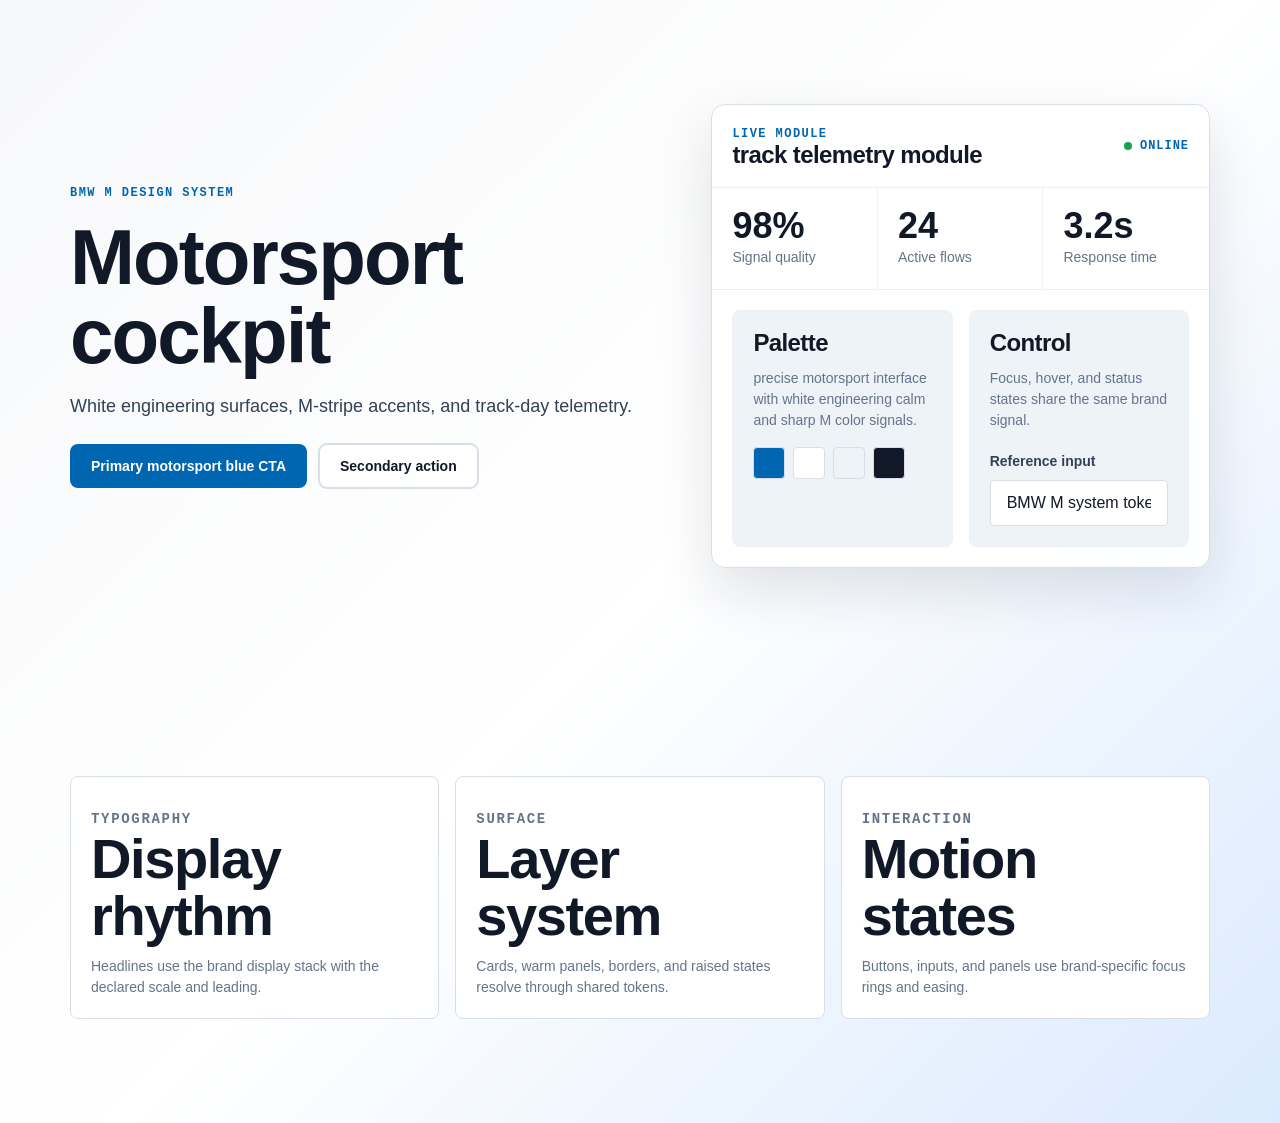
<file: design-systems/bmw-m/components.html>
<!doctype html>
<html lang="en">
  <head>
    <meta charset="utf-8" />
    <meta name="viewport" content="width=device-width, initial-scale=1" />
    <title>BMW M - reference components</title>
    <meta
      name="description"
      content="Reference fixture for design-systems/bmw-m: precise motorsport interface with white engineering calm and sharp M color signals."
    />
    <style>
      :root {
        --bg: #f7f8fa;
        --surface: #ffffff;
        --surface-warm: #eef3f8;
        --fg: #111827;
        --fg-2: #334155;
        --muted: #64748b;
        --meta: #0066b1;
        --border: #d7dee8;
        --border-soft: #edf1f6;
        --accent: #0066b1;
        --accent-on: #ffffff;
        --accent-hover: color-mix(in oklab, var(--accent), black 8%);
        --accent-active: color-mix(in oklab, var(--accent), black 14%);
        --success: #16a34a;
        --warn: #f59e0b;
        --danger: #e4002b;
        --font-display: "BMWTypeNext", "Helvetica Neue", Arial, sans-serif;
        --font-body: "BMWTypeNext", "Helvetica Neue", Arial, sans-serif;
        --font-mono: "SF Mono", ui-monospace, Menlo, monospace;
        --text-xs: 12px;
        --text-sm: 14px;
        --text-base: 16px;
        --text-lg: 18px;
        --text-xl: 24px;
        --text-2xl: 36px;
        --text-3xl: 56px;
        --text-4xl: 78px;
        --leading-body: 1.5;
        --leading-tight: 1.02;
        --tracking-display: -0.025em;
        --space-1: 4px;
        --space-2: 8px;
        --space-3: 12px;
        --space-4: 16px;
        --space-5: 20px;
        --space-6: 24px;
        --space-8: 32px;
        --space-12: 48px;
        --section-y-desktop: 104px;
        --section-y-tablet: 76px;
        --section-y-phone: 52px;
        --radius-sm: 4px;
        --radius-md: 8px;
        --radius-lg: 14px;
        --radius-pill: 9999px;
        --elev-flat: none;
        --elev-ring: 0 0 0 1px var(--border);
        --elev-raised: 0 22px 56px rgba(17, 24, 39, 0.12);
        --focus-ring: 0 0 0 4px rgba(0, 102, 177, 0.24);
        --motion-fast: 130ms;
        --motion-base: 220ms;
        --ease-standard: cubic-bezier(0.16, 1, 0.3, 1);
        --container-max: 1220px;
        --container-gutter-desktop: 40px;
        --container-gutter-tablet: 28px;
        --container-gutter-phone: 18px;
      }

      *, *::before, *::after { box-sizing: border-box; }
      html, body { margin: 0; padding: 0; }
      body {
        min-height: 100vh;
        background: var(--bg);
        color: var(--fg);
        font-family: var(--font-body);
        font-size: var(--text-base);
        line-height: var(--leading-body);
        -webkit-font-smoothing: antialiased;
      }
      .page {
        min-height: 100vh;
        background: linear-gradient(135deg, #f7f8fa 0%, #ffffff 52%, #dbeafe 100%);
      }
      .container {
        max-width: var(--container-max);
        margin-inline: auto;
        padding-inline: var(--container-gutter-desktop);
      }
      section { padding-block: var(--section-y-desktop); }
      @media (max-width: 1023px) {
        .container { padding-inline: var(--container-gutter-tablet); }
        section { padding-block: var(--section-y-tablet); }
      }
      @media (max-width: 639px) {
        .container { padding-inline: var(--container-gutter-phone); }
        section { padding-block: var(--section-y-phone); }
      }
      h1, h2, h3, p { margin: 0; }
      h1, h2, h3 {
        font-family: var(--font-display);
        line-height: var(--leading-tight);
        letter-spacing: var(--tracking-display);
      }
      h1 { max-width: 820px; font-size: var(--text-4xl); font-weight: 700; }
      h2 { font-size: var(--text-3xl); font-weight: 650; }
      h3 { font-size: var(--text-xl); font-weight: 650; }
      .eyebrow {
        color: var(--meta);
        font-family: var(--font-mono);
        font-size: var(--text-xs);
        font-weight: 700;
        letter-spacing: 0.12em;
        text-transform: uppercase;
      }
      .lead {
        max-width: 620px;
        color: var(--fg-2);
        font-size: var(--text-lg);
      }
      .hero {
        display: grid;
        grid-template-columns: minmax(0, 1.1fr) minmax(320px, 0.9fr);
        gap: var(--space-8);
        align-items: center;
      }
      .stack > * + * { margin-block-start: var(--space-4); }
      .actions {
        display: flex;
        flex-wrap: wrap;
        gap: var(--space-3);
        margin-block-start: var(--space-6);
      }
      .btn {
        display: inline-flex;
        align-items: center;
        justify-content: center;
        min-height: 44px;
        padding: 0 var(--space-5);
        border: 1px solid transparent;
        border-radius: var(--radius-md);
        font: 700 var(--text-sm) / 1 var(--font-body);
        text-decoration: none;
        cursor: pointer;
        transition:
          background-color var(--motion-fast) var(--ease-standard),
          border-color var(--motion-fast) var(--ease-standard),
          color var(--motion-fast) var(--ease-standard),
          transform var(--motion-fast) var(--ease-standard),
          box-shadow var(--motion-fast) var(--ease-standard);
      }
      .btn:focus-visible { outline: none; box-shadow: var(--focus-ring); }
      .btn-primary { background: var(--accent); color: var(--accent-on); }
      .btn-primary:hover { background: var(--accent-hover); transform: translateY(-1px); }
      .btn-secondary { background: var(--surface); color: var(--fg); border-color: var(--border); box-shadow: var(--elev-ring); }
      .btn-secondary:hover { border-color: var(--accent); color: var(--accent); }
      .panel {
        background: color-mix(in oklab, var(--surface), transparent 4%);
        border: 1px solid var(--border);
        border-radius: var(--radius-lg);
        box-shadow: var(--elev-raised);
        overflow: hidden;
      }
      .panel-head {
        display: flex;
        align-items: center;
        justify-content: space-between;
        gap: var(--space-4);
        padding: var(--space-5);
        border-bottom: 1px solid var(--border-soft);
      }
      .status {
        display: inline-flex;
        align-items: center;
        gap: var(--space-2);
        color: var(--meta);
        font: 700 var(--text-xs) / 1 var(--font-mono);
        text-transform: uppercase;
        letter-spacing: 0.08em;
      }
      .status::before {
        width: 8px;
        height: 8px;
        border-radius: var(--radius-pill);
        background: var(--success);
        content: "";
      }
      .metric-grid {
        display: grid;
        grid-template-columns: repeat(3, minmax(0, 1fr));
        border-bottom: 1px solid var(--border-soft);
      }
      .metric {
        padding: var(--space-5);
        border-right: 1px solid var(--border-soft);
      }
      .metric:last-child { border-right: 0; }
      .metric strong {
        display: block;
        font-family: var(--font-display);
        font-size: var(--text-2xl);
        line-height: var(--leading-tight);
      }
      .metric span { color: var(--muted); font-size: var(--text-sm); }
      .card-row {
        display: grid;
        grid-template-columns: 1fr 1fr;
        gap: var(--space-4);
        padding: var(--space-5);
      }
      .mini-card {
        min-height: 148px;
        padding: var(--space-5);
        border: 1px solid var(--border-soft);
        border-radius: var(--radius-md);
        background: var(--surface-warm);
      }
      .mini-card p { color: var(--muted); font-size: var(--text-sm); margin-block-start: var(--space-3); }
      .swatches {
        display: flex;
        gap: var(--space-2);
        margin-block-start: var(--space-4);
      }
      .swatch {
        width: 32px;
        height: 32px;
        border-radius: var(--radius-sm);
        border: 1px solid var(--border);
      }
      .swatch.accent { background: var(--accent); }
      .swatch.surface { background: var(--surface); }
      .swatch.warm { background: var(--surface-warm); }
      .swatch.fg { background: var(--fg); }
      .field {
        display: grid;
        gap: var(--space-2);
        margin-block-start: var(--space-5);
      }
      label { color: var(--fg-2); font-size: var(--text-sm); font-weight: 700; }
      input {
        width: 100%;
        min-height: 46px;
        padding: 0 var(--space-4);
        border: 1px solid var(--border);
        border-radius: var(--radius-sm);
        background: var(--surface);
        color: var(--fg);
        font: inherit;
      }
      input:focus { outline: none; box-shadow: var(--focus-ring); border-color: var(--accent); }
      .lower {
        display: grid;
        grid-template-columns: repeat(3, minmax(0, 1fr));
        gap: var(--space-4);
      }
      .tile {
        padding: var(--space-5);
        border: 1px solid var(--border);
        border-radius: var(--radius-md);
        background: var(--surface);
      }
      .tile p { color: var(--muted); font-size: var(--text-sm); margin-block-start: var(--space-3); }
      @media (max-width: 860px) {
        .hero, .lower { grid-template-columns: 1fr; }
        .metric-grid, .card-row { grid-template-columns: 1fr; }
        .metric { border-right: 0; border-bottom: 1px solid var(--border-soft); }
        .metric:last-child { border-bottom: 0; }
      }
    </style>
  </head>
  <body>
    <main class="page">
      <section>
        <div class="container hero">
          <div class="stack">
            <p class="eyebrow">BMW M design system</p>
            <h1>Motorsport cockpit</h1>
            <p class="lead">White engineering surfaces, M-stripe accents, and track-day telemetry.</p>
            <div class="actions" aria-label="Reference actions">
              <a class="btn btn-primary" href="#">Primary motorsport blue CTA</a>
              <a class="btn btn-secondary" href="#">Secondary action</a>
            </div>
          </div>
          <article class="panel" aria-label="BMW M component preview">
            <div class="panel-head">
              <div>
                <p class="eyebrow">Live module</p>
                <h3>track telemetry module</h3>
              </div>
              <span class="status">online</span>
            </div>
            <div class="metric-grid">
              <div class="metric"><strong>98%</strong><span>Signal quality</span></div>
              <div class="metric"><strong>24</strong><span>Active flows</span></div>
              <div class="metric"><strong>3.2s</strong><span>Response time</span></div>
            </div>
            <div class="card-row">
              <div class="mini-card">
                <h3>Palette</h3>
                <p>precise motorsport interface with white engineering calm and sharp M color signals.</p>
                <div class="swatches" aria-label="Token swatches">
                  <span class="swatch accent"></span>
                  <span class="swatch surface"></span>
                  <span class="swatch warm"></span>
                  <span class="swatch fg"></span>
                </div>
              </div>
              <div class="mini-card">
                <h3>Control</h3>
                <p>Focus, hover, and status states share the same brand signal.</p>
                <div class="field">
                  <label for="bmw-m-input">Reference input</label>
                  <input id="bmw-m-input" value="BMW M system token" />
                </div>
              </div>
            </div>
          </article>
        </div>
      </section>
      <section>
        <div class="container lower">
          <article class="tile">
            <p class="eyebrow">Typography</p>
            <h2>Display rhythm</h2>
            <p>Headlines use the brand display stack with the declared scale and leading.</p>
          </article>
          <article class="tile">
            <p class="eyebrow">Surface</p>
            <h2>Layer system</h2>
            <p>Cards, warm panels, borders, and raised states resolve through shared tokens.</p>
          </article>
          <article class="tile">
            <p class="eyebrow">Interaction</p>
            <h2>Motion states</h2>
            <p>Buttons, inputs, and panels use brand-specific focus rings and easing.</p>
          </article>
        </div>
      </section>
    </main>
  </body>
</html>
</file>
<file: design-systems/apple-test/tokens.css>
/* Design System Tokens */
:root {
  --color-primary-0: #ffffff;
  --color-primary-1: #f5f5f7;
  --color-primary-2: #fbfbfd;
  --color-primary-3: #1d1d1f;
  --color-primary-4: #424245;
  --color-primary-5: #6e6e73;
  --color-primary-6: #86868b;
  --color-primary-7: #d2d2d7;
  --color-primary-8: #e8e8ed;
  --color-primary-9: #0071e3;
  --color-primary-10: #0077ed;
  --color-primary-11: #0066cc;
  --color-bg: var(--bg);
  --color-surface: var(--surface);
  --color-surface-warm: var(--surface-warm);
  --color-fg: var(--fg);
  --color-fg-2: var(--fg-2);
  --color-muted: var(--muted);
  --color-meta: var(--meta);
  --color-border: var(--border);
  --color-border-soft: var(--border-soft);
  --color-accent: var(--accent);
  --color-accent-on: var(--accent-on);
  --color-accent-hover: var(--accent-hover);
  --color-accent-active: var(--accent-active);
  --color-success: var(--success);
  --color-warn: var(--warn);
  --color-danger: var(--danger);
  --font-display: "SF Pro Display", "SF Pro Icons", "Helvetica Neue", Helvetica, Arial, sans-serif;
  --font-body: "SF Pro Text", "SF Pro Icons", "Helvetica Neue", Helvetica, Arial, sans-serif;
  --font-sans: var(--font-body);
  --font-mono: "SF Mono", ui-monospace, "JetBrains Mono", Menlo, Monaco, Consolas, monospace;
  --spacing-1: var(--space-1);
  --spacing-2: var(--space-2);
  --spacing-3: var(--space-3);
  --spacing-4: var(--space-4);
  --spacing-5: var(--space-5);
  --spacing-6: var(--space-6);
  --spacing-8: var(--space-8);
  --spacing-12: var(--space-12);
  --spacing-section-desktop: var(--section-y-desktop);
  --spacing-section-tablet: var(--section-y-tablet);
  --spacing-section-phone: var(--section-y-phone);
  --radius-sm: 8px;
  --radius-md: 12px;
  --radius-lg: 18px;
  --radius-pill: 980px;
  --spacing-container-desktop: var(--container-gutter-desktop);
  --spacing-container-tablet: var(--container-gutter-tablet);
  --spacing-container-phone: var(--container-gutter-phone);
  --bg: #ffffff;
  --surface: #f5f5f7;
  --surface-warm: #fbfbfd;
  --fg: #1d1d1f;
  --fg-2: #424245;
  --muted: #6e6e73;
  --meta: #86868b;
  --border: #d2d2d7;
  --border-soft: #e8e8ed;
  --accent: #0071e3;
  --accent-on: #ffffff;
  --accent-hover: #0077ed;
  --accent-active: #0066cc;
  --success: #16a34a;
  --warn: #eab308;
  --danger: #dc2626;
  --spacing-0: css_values;
  --spacing-1: tailwind_classes;
  --border-radius-0: css_values;
  --border-radius-1: tailwind_classes;
}
</file>
